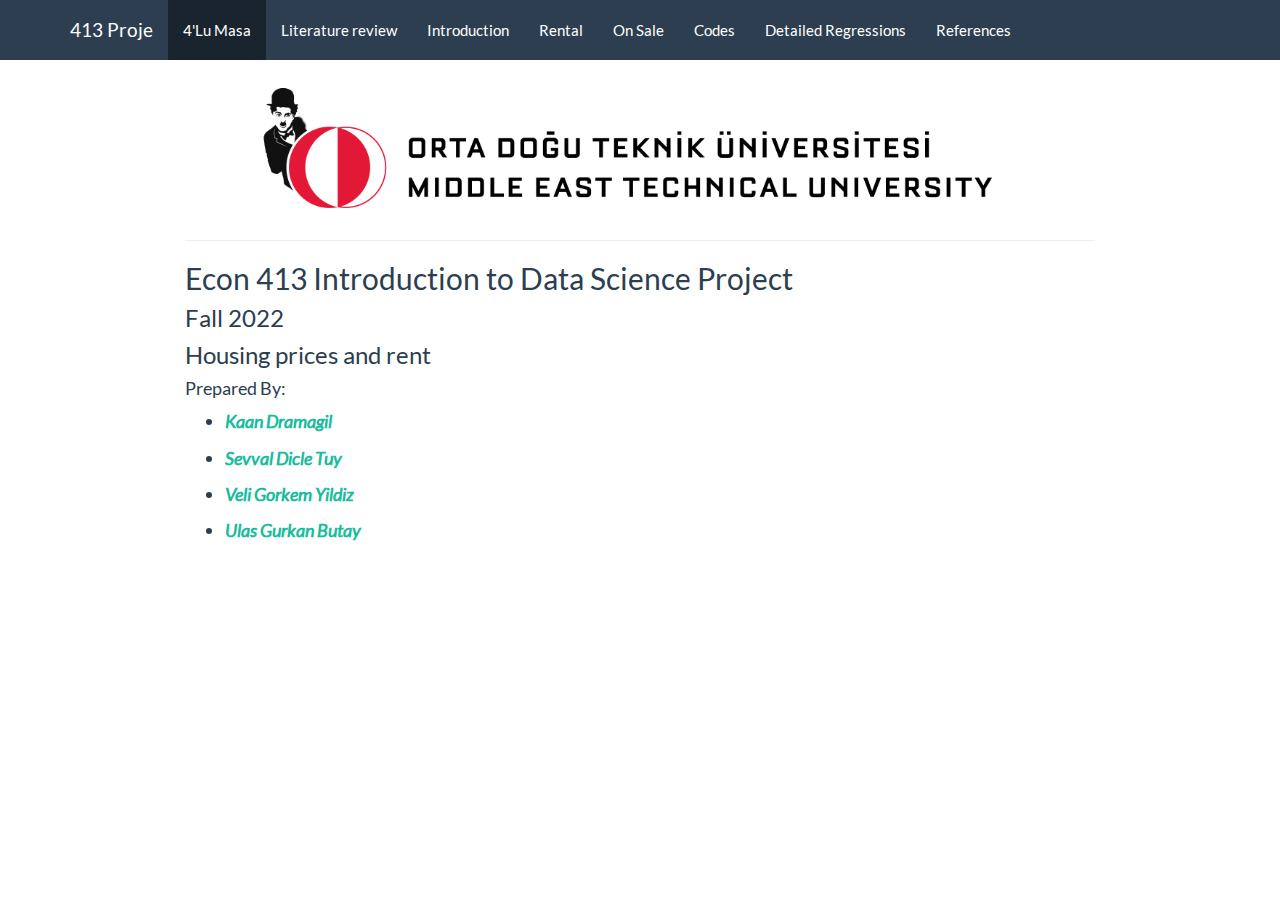
<file: index.html>
<!DOCTYPE html>

<html>

<head>

<meta charset="utf-8" />
<meta name="generator" content="pandoc" />
<meta http-equiv="X-UA-Compatible" content="IE=EDGE" />




<title>index.knit</title>

<script src="site_libs/header-attrs-2.20/header-attrs.js"></script>
<script src="site_libs/jquery-3.6.0/jquery-3.6.0.min.js"></script>
<meta name="viewport" content="width=device-width, initial-scale=1" />
<link href="site_libs/bootstrap-3.3.5/css/flatly.min.css" rel="stylesheet" />
<script src="site_libs/bootstrap-3.3.5/js/bootstrap.min.js"></script>
<script src="site_libs/bootstrap-3.3.5/shim/html5shiv.min.js"></script>
<script src="site_libs/bootstrap-3.3.5/shim/respond.min.js"></script>
<style>h1 {font-size: 34px;}
       h1.title {font-size: 38px;}
       h2 {font-size: 30px;}
       h3 {font-size: 24px;}
       h4 {font-size: 18px;}
       h5 {font-size: 16px;}
       h6 {font-size: 12px;}
       code {color: inherit; background-color: rgba(0, 0, 0, 0.04);}
       pre:not([class]) { background-color: white }</style>
<script src="site_libs/navigation-1.1/tabsets.js"></script>
<link href="site_libs/highlightjs-9.12.0/default.css" rel="stylesheet" />
<script src="site_libs/highlightjs-9.12.0/highlight.js"></script>

<style type="text/css">
  code{white-space: pre-wrap;}
  span.smallcaps{font-variant: small-caps;}
  span.underline{text-decoration: underline;}
  div.column{display: inline-block; vertical-align: top; width: 50%;}
  div.hanging-indent{margin-left: 1.5em; text-indent: -1.5em;}
  ul.task-list{list-style: none;}
    </style>

<style type="text/css">code{white-space: pre;}</style>
<script type="text/javascript">
if (window.hljs) {
  hljs.configure({languages: []});
  hljs.initHighlightingOnLoad();
  if (document.readyState && document.readyState === "complete") {
    window.setTimeout(function() { hljs.initHighlighting(); }, 0);
  }
}
</script>









<style type = "text/css">
.main-container {
  max-width: 940px;
  margin-left: auto;
  margin-right: auto;
}
img {
  max-width:100%;
}
.tabbed-pane {
  padding-top: 12px;
}
.html-widget {
  margin-bottom: 20px;
}
button.code-folding-btn:focus {
  outline: none;
}
summary {
  display: list-item;
}
details > summary > p:only-child {
  display: inline;
}
pre code {
  padding: 0;
}
</style>


<style type="text/css">
.dropdown-submenu {
  position: relative;
}
.dropdown-submenu>.dropdown-menu {
  top: 0;
  left: 100%;
  margin-top: -6px;
  margin-left: -1px;
  border-radius: 0 6px 6px 6px;
}
.dropdown-submenu:hover>.dropdown-menu {
  display: block;
}
.dropdown-submenu>a:after {
  display: block;
  content: " ";
  float: right;
  width: 0;
  height: 0;
  border-color: transparent;
  border-style: solid;
  border-width: 5px 0 5px 5px;
  border-left-color: #cccccc;
  margin-top: 5px;
  margin-right: -10px;
}
.dropdown-submenu:hover>a:after {
  border-left-color: #adb5bd;
}
.dropdown-submenu.pull-left {
  float: none;
}
.dropdown-submenu.pull-left>.dropdown-menu {
  left: -100%;
  margin-left: 10px;
  border-radius: 6px 0 6px 6px;
}
</style>

<script type="text/javascript">
// manage active state of menu based on current page
$(document).ready(function () {
  // active menu anchor
  href = window.location.pathname
  href = href.substr(href.lastIndexOf('/') + 1)
  if (href === "")
    href = "index.html";
  var menuAnchor = $('a[href="' + href + '"]');

  // mark the anchor link active (and if it's in a dropdown, also mark that active)
  var dropdown = menuAnchor.closest('li.dropdown');
  if (window.bootstrap) { // Bootstrap 4+
    menuAnchor.addClass('active');
    dropdown.find('> .dropdown-toggle').addClass('active');
  } else { // Bootstrap 3
    menuAnchor.parent().addClass('active');
    dropdown.addClass('active');
  }

  // Navbar adjustments
  var navHeight = $(".navbar").first().height() + 15;
  var style = document.createElement('style');
  var pt = "padding-top: " + navHeight + "px; ";
  var mt = "margin-top: -" + navHeight + "px; ";
  var css = "";
  // offset scroll position for anchor links (for fixed navbar)
  for (var i = 1; i <= 6; i++) {
    css += ".section h" + i + "{ " + pt + mt + "}\n";
  }
  style.innerHTML = "body {" + pt + "padding-bottom: 40px; }\n" + css;
  document.head.appendChild(style);
});
</script>

<!-- tabsets -->

<style type="text/css">
.tabset-dropdown > .nav-tabs {
  display: inline-table;
  max-height: 500px;
  min-height: 44px;
  overflow-y: auto;
  border: 1px solid #ddd;
  border-radius: 4px;
}

.tabset-dropdown > .nav-tabs > li.active:before, .tabset-dropdown > .nav-tabs.nav-tabs-open:before {
  content: "\e259";
  font-family: 'Glyphicons Halflings';
  display: inline-block;
  padding: 10px;
  border-right: 1px solid #ddd;
}

.tabset-dropdown > .nav-tabs.nav-tabs-open > li.active:before {
  content: "\e258";
  font-family: 'Glyphicons Halflings';
  border: none;
}

.tabset-dropdown > .nav-tabs > li.active {
  display: block;
}

.tabset-dropdown > .nav-tabs > li > a,
.tabset-dropdown > .nav-tabs > li > a:focus,
.tabset-dropdown > .nav-tabs > li > a:hover {
  border: none;
  display: inline-block;
  border-radius: 4px;
  background-color: transparent;
}

.tabset-dropdown > .nav-tabs.nav-tabs-open > li {
  display: block;
  float: none;
}

.tabset-dropdown > .nav-tabs > li {
  display: none;
}
</style>

<!-- code folding -->




</head>

<body>


<div class="container-fluid main-container">




<div class="navbar navbar-default  navbar-fixed-top" role="navigation">
  <div class="container">
    <div class="navbar-header">
      <button type="button" class="navbar-toggle collapsed" data-toggle="collapse" data-bs-toggle="collapse" data-target="#navbar" data-bs-target="#navbar">
        <span class="icon-bar"></span>
        <span class="icon-bar"></span>
        <span class="icon-bar"></span>
      </button>
      <a class="navbar-brand" href="index.html">413 Proje</a>
    </div>
    <div id="navbar" class="navbar-collapse collapse">
      <ul class="nav navbar-nav">
        <li>
  <a href="index.html">4'Lu Masa</a>
</li>
<li>
  <a href="index1.html">Literature review</a>
</li>
<li>
  <a href="about.html">Introduction</a>
</li>
<li>
  <a href="p3.html">Rental</a>
</li>
<li>
  <a href="p4.html">On Sale</a>
</li>
<li>
  <a href="codes.html">Codes</a>
</li>
<li>
  <a href="Detailed_Regresions.html">Detailed Regressions</a>
</li>
<li>
  <a href="references.html">References</a>
</li>
      </ul>
      <ul class="nav navbar-nav navbar-right">
        
      </ul>
    </div><!--/.nav-collapse -->
  </div><!--/.container -->
</div><!--/.navbar -->

<div id="header">




</div>


<p><img src="3.4-1.png" width="1253" /></p>
<hr />
<div id="econ-413-introduction-to-data-science-project"
class="section level2">
<h2>Econ 413 Introduction to Data Science Project</h2>
<div id="fall-2022" class="section level3">
<h3>Fall 2022</h3>
</div>
<div id="housing-prices-and-rent" class="section level3">
<h3>Housing prices and rent</h3>
<div id="prepared-by" class="section level4">
<h4>Prepared By:</h4>
<p><font size="4"></p>
<ul>
<li><p><a href="https://users.metu.edu.tr/e252830"><strong><em>Kaan
Dramagil</em></strong></a></p></li>
<li><p><a href="https://users.metu.edu.tr/e236331"><strong><em>Sevval
Dicle Tuy</em></strong></a></p></li>
<li><p><a href="https://users.metu.edu.tr/e236339"><strong><em>Veli
Gorkem Yildiz</em></strong></a></p></li>
<li><p><a href="https://users.metu.edu.tr/e236267"><strong><em>Ulas
Gurkan Butay</em></strong></a></p></li>
</ul>
<p></font></p>
</div>
</div>
</div>




</div>

<script>

// add bootstrap table styles to pandoc tables
function bootstrapStylePandocTables() {
  $('tr.odd').parent('tbody').parent('table').addClass('table table-condensed');
}
$(document).ready(function () {
  bootstrapStylePandocTables();
});


</script>

<!-- tabsets -->

<script>
$(document).ready(function () {
  window.buildTabsets("TOC");
});

$(document).ready(function () {
  $('.tabset-dropdown > .nav-tabs > li').click(function () {
    $(this).parent().toggleClass('nav-tabs-open');
  });
});
</script>

<!-- code folding -->


<!-- dynamically load mathjax for compatibility with self-contained -->
<script>
  (function () {
    var script = document.createElement("script");
    script.type = "text/javascript";
    script.src  = "https://mathjax.rstudio.com/latest/MathJax.js?config=TeX-AMS-MML_HTMLorMML";
    document.getElementsByTagName("head")[0].appendChild(script);
  })();
</script>

</body>
</html>
</file>
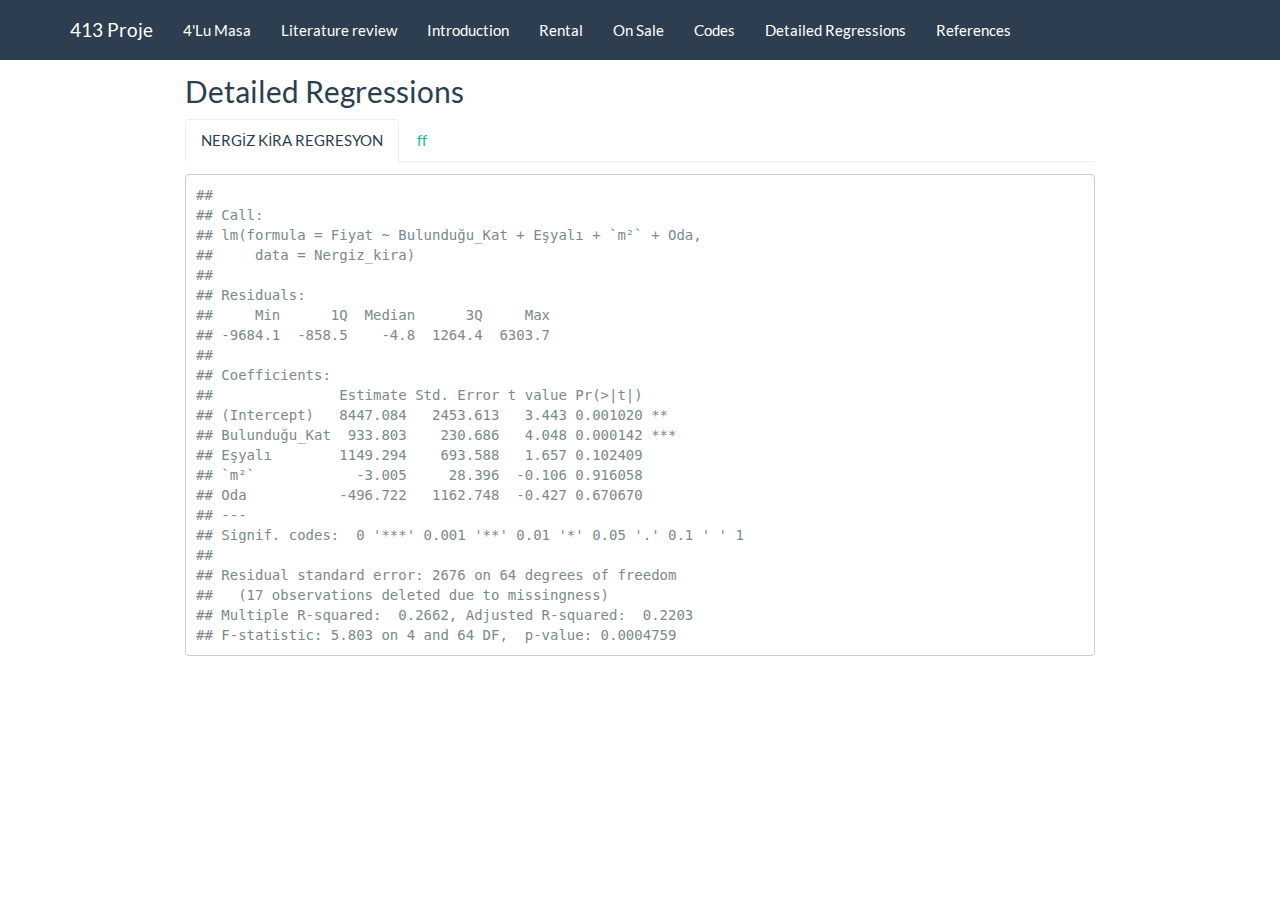
<file: Detailed-Regresions.html>
<!DOCTYPE html>

<html>

<head>

<meta charset="utf-8" />
<meta name="generator" content="pandoc" />
<meta http-equiv="X-UA-Compatible" content="IE=EDGE" />




<title>Detailed-Regresions.knit</title>

<script src="site_libs/header-attrs-2.20/header-attrs.js"></script>
<script src="site_libs/jquery-3.6.0/jquery-3.6.0.min.js"></script>
<meta name="viewport" content="width=device-width, initial-scale=1" />
<link href="site_libs/bootstrap-3.3.5/css/flatly.min.css" rel="stylesheet" />
<script src="site_libs/bootstrap-3.3.5/js/bootstrap.min.js"></script>
<script src="site_libs/bootstrap-3.3.5/shim/html5shiv.min.js"></script>
<script src="site_libs/bootstrap-3.3.5/shim/respond.min.js"></script>
<style>h1 {font-size: 34px;}
       h1.title {font-size: 38px;}
       h2 {font-size: 30px;}
       h3 {font-size: 24px;}
       h4 {font-size: 18px;}
       h5 {font-size: 16px;}
       h6 {font-size: 12px;}
       code {color: inherit; background-color: rgba(0, 0, 0, 0.04);}
       pre:not([class]) { background-color: white }</style>
<script src="site_libs/navigation-1.1/tabsets.js"></script>
<link href="site_libs/highlightjs-9.12.0/default.css" rel="stylesheet" />
<script src="site_libs/highlightjs-9.12.0/highlight.js"></script>

<style type="text/css">
  code{white-space: pre-wrap;}
  span.smallcaps{font-variant: small-caps;}
  span.underline{text-decoration: underline;}
  div.column{display: inline-block; vertical-align: top; width: 50%;}
  div.hanging-indent{margin-left: 1.5em; text-indent: -1.5em;}
  ul.task-list{list-style: none;}
    </style>

<style type="text/css">code{white-space: pre;}</style>
<script type="text/javascript">
if (window.hljs) {
  hljs.configure({languages: []});
  hljs.initHighlightingOnLoad();
  if (document.readyState && document.readyState === "complete") {
    window.setTimeout(function() { hljs.initHighlighting(); }, 0);
  }
}
</script>









<style type = "text/css">
.main-container {
  max-width: 940px;
  margin-left: auto;
  margin-right: auto;
}
img {
  max-width:100%;
}
.tabbed-pane {
  padding-top: 12px;
}
.html-widget {
  margin-bottom: 20px;
}
button.code-folding-btn:focus {
  outline: none;
}
summary {
  display: list-item;
}
details > summary > p:only-child {
  display: inline;
}
pre code {
  padding: 0;
}
</style>


<style type="text/css">
.dropdown-submenu {
  position: relative;
}
.dropdown-submenu>.dropdown-menu {
  top: 0;
  left: 100%;
  margin-top: -6px;
  margin-left: -1px;
  border-radius: 0 6px 6px 6px;
}
.dropdown-submenu:hover>.dropdown-menu {
  display: block;
}
.dropdown-submenu>a:after {
  display: block;
  content: " ";
  float: right;
  width: 0;
  height: 0;
  border-color: transparent;
  border-style: solid;
  border-width: 5px 0 5px 5px;
  border-left-color: #cccccc;
  margin-top: 5px;
  margin-right: -10px;
}
.dropdown-submenu:hover>a:after {
  border-left-color: #adb5bd;
}
.dropdown-submenu.pull-left {
  float: none;
}
.dropdown-submenu.pull-left>.dropdown-menu {
  left: -100%;
  margin-left: 10px;
  border-radius: 6px 0 6px 6px;
}
</style>

<script type="text/javascript">
// manage active state of menu based on current page
$(document).ready(function () {
  // active menu anchor
  href = window.location.pathname
  href = href.substr(href.lastIndexOf('/') + 1)
  if (href === "")
    href = "index.html";
  var menuAnchor = $('a[href="' + href + '"]');

  // mark the anchor link active (and if it's in a dropdown, also mark that active)
  var dropdown = menuAnchor.closest('li.dropdown');
  if (window.bootstrap) { // Bootstrap 4+
    menuAnchor.addClass('active');
    dropdown.find('> .dropdown-toggle').addClass('active');
  } else { // Bootstrap 3
    menuAnchor.parent().addClass('active');
    dropdown.addClass('active');
  }

  // Navbar adjustments
  var navHeight = $(".navbar").first().height() + 15;
  var style = document.createElement('style');
  var pt = "padding-top: " + navHeight + "px; ";
  var mt = "margin-top: -" + navHeight + "px; ";
  var css = "";
  // offset scroll position for anchor links (for fixed navbar)
  for (var i = 1; i <= 6; i++) {
    css += ".section h" + i + "{ " + pt + mt + "}\n";
  }
  style.innerHTML = "body {" + pt + "padding-bottom: 40px; }\n" + css;
  document.head.appendChild(style);
});
</script>

<!-- tabsets -->

<style type="text/css">
.tabset-dropdown > .nav-tabs {
  display: inline-table;
  max-height: 500px;
  min-height: 44px;
  overflow-y: auto;
  border: 1px solid #ddd;
  border-radius: 4px;
}

.tabset-dropdown > .nav-tabs > li.active:before, .tabset-dropdown > .nav-tabs.nav-tabs-open:before {
  content: "\e259";
  font-family: 'Glyphicons Halflings';
  display: inline-block;
  padding: 10px;
  border-right: 1px solid #ddd;
}

.tabset-dropdown > .nav-tabs.nav-tabs-open > li.active:before {
  content: "\e258";
  font-family: 'Glyphicons Halflings';
  border: none;
}

.tabset-dropdown > .nav-tabs > li.active {
  display: block;
}

.tabset-dropdown > .nav-tabs > li > a,
.tabset-dropdown > .nav-tabs > li > a:focus,
.tabset-dropdown > .nav-tabs > li > a:hover {
  border: none;
  display: inline-block;
  border-radius: 4px;
  background-color: transparent;
}

.tabset-dropdown > .nav-tabs.nav-tabs-open > li {
  display: block;
  float: none;
}

.tabset-dropdown > .nav-tabs > li {
  display: none;
}
</style>

<!-- code folding -->




</head>

<body>


<div class="container-fluid main-container">




<div class="navbar navbar-default  navbar-fixed-top" role="navigation">
  <div class="container">
    <div class="navbar-header">
      <button type="button" class="navbar-toggle collapsed" data-toggle="collapse" data-bs-toggle="collapse" data-target="#navbar" data-bs-target="#navbar">
        <span class="icon-bar"></span>
        <span class="icon-bar"></span>
        <span class="icon-bar"></span>
      </button>
      <a class="navbar-brand" href="index.html">413 Proje</a>
    </div>
    <div id="navbar" class="navbar-collapse collapse">
      <ul class="nav navbar-nav">
        <li>
  <a href="index.html">4'Lu Masa</a>
</li>
<li>
  <a href="index1.html">Literature review</a>
</li>
<li>
  <a href="about.html">Introduction</a>
</li>
<li>
  <a href="p3.html">Rental</a>
</li>
<li>
  <a href="p4.html">On Sale</a>
</li>
<li>
  <a href="codes.html">Codes</a>
</li>
<li>
  <a href="Detailed_Regresions.html">Detailed Regressions</a>
</li>
<li>
  <a href="references.html">References</a>
</li>
      </ul>
      <ul class="nav navbar-nav navbar-right">
        
      </ul>
    </div><!--/.nav-collapse -->
  </div><!--/.container -->
</div><!--/.navbar -->

<div id="header">




</div>


<div id="detailed-regressions" class="section level2 tabset">
<h2 class="tabset">Detailed Regressions</h2>
<div id="nergiz-kira-regresyon" class="section level3">
<h3>NERGİZ KİRA REGRESYON</h3>
<pre><code>## 
## Call:
## lm(formula = Fiyat ~ Bulunduğu_Kat + Eşyalı + `m²` + Oda, 
##     data = Nergiz_kira)
## 
## Residuals:
##     Min      1Q  Median      3Q     Max 
## -9684.1  -858.5    -4.8  1264.4  6303.7 
## 
## Coefficients:
##               Estimate Std. Error t value Pr(&gt;|t|)    
## (Intercept)   8447.084   2453.613   3.443 0.001020 ** 
## Bulunduğu_Kat  933.803    230.686   4.048 0.000142 ***
## Eşyalı        1149.294    693.588   1.657 0.102409    
## `m²`            -3.005     28.396  -0.106 0.916058    
## Oda           -496.722   1162.748  -0.427 0.670670    
## ---
## Signif. codes:  0 &#39;***&#39; 0.001 &#39;**&#39; 0.01 &#39;*&#39; 0.05 &#39;.&#39; 0.1 &#39; &#39; 1
## 
## Residual standard error: 2676 on 64 degrees of freedom
##   (17 observations deleted due to missingness)
## Multiple R-squared:  0.2662, Adjusted R-squared:  0.2203 
## F-statistic: 5.803 on 4 and 64 DF,  p-value: 0.0004759</code></pre>
</div>
<div id="ff" class="section level3">
<h3>ff</h3>
</div>
</div>




</div>

<script>

// add bootstrap table styles to pandoc tables
function bootstrapStylePandocTables() {
  $('tr.odd').parent('tbody').parent('table').addClass('table table-condensed');
}
$(document).ready(function () {
  bootstrapStylePandocTables();
});


</script>

<!-- tabsets -->

<script>
$(document).ready(function () {
  window.buildTabsets("TOC");
});

$(document).ready(function () {
  $('.tabset-dropdown > .nav-tabs > li').click(function () {
    $(this).parent().toggleClass('nav-tabs-open');
  });
});
</script>

<!-- code folding -->


<!-- dynamically load mathjax for compatibility with self-contained -->
<script>
  (function () {
    var script = document.createElement("script");
    script.type = "text/javascript";
    script.src  = "https://mathjax.rstudio.com/latest/MathJax.js?config=TeX-AMS-MML_HTMLorMML";
    document.getElementsByTagName("head")[0].appendChild(script);
  })();
</script>

</body>
</html>
</file>
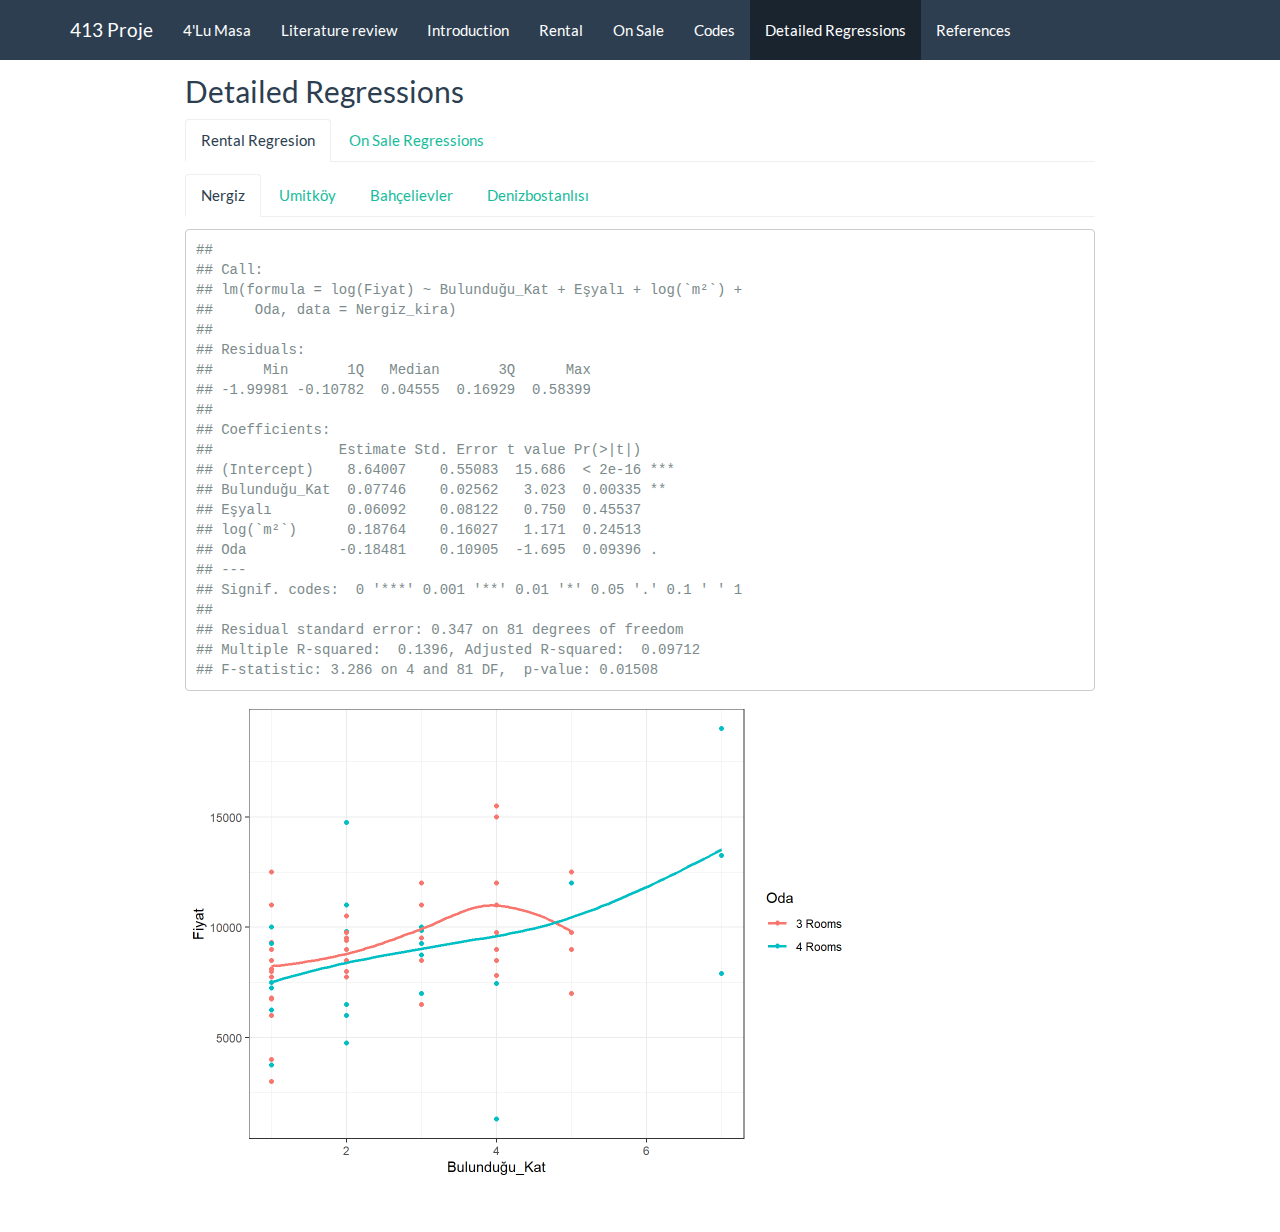
<file: Detailed_Regresions.html>
<!DOCTYPE html>

<html>

<head>

<meta charset="utf-8" />
<meta name="generator" content="pandoc" />
<meta http-equiv="X-UA-Compatible" content="IE=EDGE" />




<title>Detailed_Regresions.knit</title>

<script src="site_libs/header-attrs-2.20/header-attrs.js"></script>
<script src="site_libs/jquery-3.6.0/jquery-3.6.0.min.js"></script>
<meta name="viewport" content="width=device-width, initial-scale=1" />
<link href="site_libs/bootstrap-3.3.5/css/flatly.min.css" rel="stylesheet" />
<script src="site_libs/bootstrap-3.3.5/js/bootstrap.min.js"></script>
<script src="site_libs/bootstrap-3.3.5/shim/html5shiv.min.js"></script>
<script src="site_libs/bootstrap-3.3.5/shim/respond.min.js"></script>
<style>h1 {font-size: 34px;}
       h1.title {font-size: 38px;}
       h2 {font-size: 30px;}
       h3 {font-size: 24px;}
       h4 {font-size: 18px;}
       h5 {font-size: 16px;}
       h6 {font-size: 12px;}
       code {color: inherit; background-color: rgba(0, 0, 0, 0.04);}
       pre:not([class]) { background-color: white }</style>
<script src="site_libs/navigation-1.1/tabsets.js"></script>
<link href="site_libs/highlightjs-9.12.0/default.css" rel="stylesheet" />
<script src="site_libs/highlightjs-9.12.0/highlight.js"></script>

<style type="text/css">
  code{white-space: pre-wrap;}
  span.smallcaps{font-variant: small-caps;}
  span.underline{text-decoration: underline;}
  div.column{display: inline-block; vertical-align: top; width: 50%;}
  div.hanging-indent{margin-left: 1.5em; text-indent: -1.5em;}
  ul.task-list{list-style: none;}
    </style>

<style type="text/css">code{white-space: pre;}</style>
<script type="text/javascript">
if (window.hljs) {
  hljs.configure({languages: []});
  hljs.initHighlightingOnLoad();
  if (document.readyState && document.readyState === "complete") {
    window.setTimeout(function() { hljs.initHighlighting(); }, 0);
  }
}
</script>









<style type = "text/css">
.main-container {
  max-width: 940px;
  margin-left: auto;
  margin-right: auto;
}
img {
  max-width:100%;
}
.tabbed-pane {
  padding-top: 12px;
}
.html-widget {
  margin-bottom: 20px;
}
button.code-folding-btn:focus {
  outline: none;
}
summary {
  display: list-item;
}
details > summary > p:only-child {
  display: inline;
}
pre code {
  padding: 0;
}
</style>


<style type="text/css">
.dropdown-submenu {
  position: relative;
}
.dropdown-submenu>.dropdown-menu {
  top: 0;
  left: 100%;
  margin-top: -6px;
  margin-left: -1px;
  border-radius: 0 6px 6px 6px;
}
.dropdown-submenu:hover>.dropdown-menu {
  display: block;
}
.dropdown-submenu>a:after {
  display: block;
  content: " ";
  float: right;
  width: 0;
  height: 0;
  border-color: transparent;
  border-style: solid;
  border-width: 5px 0 5px 5px;
  border-left-color: #cccccc;
  margin-top: 5px;
  margin-right: -10px;
}
.dropdown-submenu:hover>a:after {
  border-left-color: #adb5bd;
}
.dropdown-submenu.pull-left {
  float: none;
}
.dropdown-submenu.pull-left>.dropdown-menu {
  left: -100%;
  margin-left: 10px;
  border-radius: 6px 0 6px 6px;
}
</style>

<script type="text/javascript">
// manage active state of menu based on current page
$(document).ready(function () {
  // active menu anchor
  href = window.location.pathname
  href = href.substr(href.lastIndexOf('/') + 1)
  if (href === "")
    href = "index.html";
  var menuAnchor = $('a[href="' + href + '"]');

  // mark the anchor link active (and if it's in a dropdown, also mark that active)
  var dropdown = menuAnchor.closest('li.dropdown');
  if (window.bootstrap) { // Bootstrap 4+
    menuAnchor.addClass('active');
    dropdown.find('> .dropdown-toggle').addClass('active');
  } else { // Bootstrap 3
    menuAnchor.parent().addClass('active');
    dropdown.addClass('active');
  }

  // Navbar adjustments
  var navHeight = $(".navbar").first().height() + 15;
  var style = document.createElement('style');
  var pt = "padding-top: " + navHeight + "px; ";
  var mt = "margin-top: -" + navHeight + "px; ";
  var css = "";
  // offset scroll position for anchor links (for fixed navbar)
  for (var i = 1; i <= 6; i++) {
    css += ".section h" + i + "{ " + pt + mt + "}\n";
  }
  style.innerHTML = "body {" + pt + "padding-bottom: 40px; }\n" + css;
  document.head.appendChild(style);
});
</script>

<!-- tabsets -->

<style type="text/css">
.tabset-dropdown > .nav-tabs {
  display: inline-table;
  max-height: 500px;
  min-height: 44px;
  overflow-y: auto;
  border: 1px solid #ddd;
  border-radius: 4px;
}

.tabset-dropdown > .nav-tabs > li.active:before, .tabset-dropdown > .nav-tabs.nav-tabs-open:before {
  content: "\e259";
  font-family: 'Glyphicons Halflings';
  display: inline-block;
  padding: 10px;
  border-right: 1px solid #ddd;
}

.tabset-dropdown > .nav-tabs.nav-tabs-open > li.active:before {
  content: "\e258";
  font-family: 'Glyphicons Halflings';
  border: none;
}

.tabset-dropdown > .nav-tabs > li.active {
  display: block;
}

.tabset-dropdown > .nav-tabs > li > a,
.tabset-dropdown > .nav-tabs > li > a:focus,
.tabset-dropdown > .nav-tabs > li > a:hover {
  border: none;
  display: inline-block;
  border-radius: 4px;
  background-color: transparent;
}

.tabset-dropdown > .nav-tabs.nav-tabs-open > li {
  display: block;
  float: none;
}

.tabset-dropdown > .nav-tabs > li {
  display: none;
}
</style>

<!-- code folding -->




</head>

<body>


<div class="container-fluid main-container">




<div class="navbar navbar-default  navbar-fixed-top" role="navigation">
  <div class="container">
    <div class="navbar-header">
      <button type="button" class="navbar-toggle collapsed" data-toggle="collapse" data-bs-toggle="collapse" data-target="#navbar" data-bs-target="#navbar">
        <span class="icon-bar"></span>
        <span class="icon-bar"></span>
        <span class="icon-bar"></span>
      </button>
      <a class="navbar-brand" href="index.html">413 Proje</a>
    </div>
    <div id="navbar" class="navbar-collapse collapse">
      <ul class="nav navbar-nav">
        <li>
  <a href="index.html">4'Lu Masa</a>
</li>
<li>
  <a href="index1.html">Literature review</a>
</li>
<li>
  <a href="about.html">Introduction</a>
</li>
<li>
  <a href="p3.html">Rental</a>
</li>
<li>
  <a href="p4.html">On Sale</a>
</li>
<li>
  <a href="codes.html">Codes</a>
</li>
<li>
  <a href="Detailed_Regresions.html">Detailed Regressions</a>
</li>
<li>
  <a href="references.html">References</a>
</li>
      </ul>
      <ul class="nav navbar-nav navbar-right">
        
      </ul>
    </div><!--/.nav-collapse -->
  </div><!--/.container -->
</div><!--/.navbar -->

<div id="header">




</div>


<div id="detailed-regressions" class="section level2 tabset">
<h2 class="tabset">Detailed Regressions</h2>
<div id="rental-regresion" class="section level3 tabset">
<h3 class="tabset">Rental Regresion</h3>
<div id="nergiz" class="section level4">
<h4>Nergiz</h4>
<pre><code>## 
## Call:
## lm(formula = log(Fiyat) ~ Bulunduğu_Kat + Eşyalı + log(`m²`) + 
##     Oda, data = Nergiz_kira)
## 
## Residuals:
##      Min       1Q   Median       3Q      Max 
## -1.99981 -0.10782  0.04555  0.16929  0.58399 
## 
## Coefficients:
##               Estimate Std. Error t value Pr(&gt;|t|)    
## (Intercept)    8.64007    0.55083  15.686  &lt; 2e-16 ***
## Bulunduğu_Kat  0.07746    0.02562   3.023  0.00335 ** 
## Eşyalı         0.06092    0.08122   0.750  0.45537    
## log(`m²`)      0.18764    0.16027   1.171  0.24513    
## Oda           -0.18481    0.10905  -1.695  0.09396 .  
## ---
## Signif. codes:  0 &#39;***&#39; 0.001 &#39;**&#39; 0.01 &#39;*&#39; 0.05 &#39;.&#39; 0.1 &#39; &#39; 1
## 
## Residual standard error: 0.347 on 81 degrees of freedom
## Multiple R-squared:  0.1396, Adjusted R-squared:  0.09712 
## F-statistic: 3.286 on 4 and 81 DF,  p-value: 0.01508</code></pre>
<p><img src="Detailed_Regresions_files/figure-html/unnamed-chunk-2-1.png" width="672" /></p>
</div>
<div id="umitköy" class="section level4">
<h4>Umitköy</h4>
<pre><code>## 
## Call:
## lm(formula = Fiyat ~ Bulunduğu_Kat + Eşyalı + `m²` + Oda, 
##     data = Umitkoy_kira)
## 
## Residuals:
##     Min      1Q  Median      3Q     Max 
## -6910.5 -1855.1  -297.6  1353.1 19166.8 
## 
## Coefficients:
##               Estimate Std. Error t value Pr(&gt;|t|)    
## (Intercept)   14966.49    3824.22   3.914 0.000192 ***
## Bulunduğu_Kat    55.62      81.45   0.683 0.496660    
## Eşyalı         1134.85    1086.45   1.045 0.299419    
## `m²`            118.93      22.84   5.207 1.49e-06 ***
## Oda           -5135.15    1389.42  -3.696 0.000402 ***
## ---
## Signif. codes:  0 &#39;***&#39; 0.001 &#39;**&#39; 0.01 &#39;*&#39; 0.05 &#39;.&#39; 0.1 &#39; &#39; 1
## 
## Residual standard error: 3812 on 79 degrees of freedom
##   (1 observation deleted due to missingness)
## Multiple R-squared:  0.2666, Adjusted R-squared:  0.2295 
## F-statistic:  7.18 on 4 and 79 DF,  p-value: 5.53e-05</code></pre>
<p><img src="Detailed_Regresions_files/figure-html/unnamed-chunk-4-1.png" width="672" /></p>
<pre><code>## Varince Inflation Factors</code></pre>
<pre><code>## Bulunduğu_Kat        Eşyalı          `m²`           Oda 
##      1.211176      1.238037      2.576243      2.750855</code></pre>
</div>
<div id="bahçelievler" class="section level4">
<h4>Bahçelievler</h4>
<pre><code>## 
## Call:
## lm(formula = Fiyat ~ `m²` + Eşyalı + Oda, data = bahceli_kira)
## 
## Residuals:
##     Min      1Q  Median      3Q     Max 
## -7560.5 -1989.4  -610.5  1326.3  8582.0 
## 
## Coefficients:
##             Estimate Std. Error t value Pr(&gt;|t|)
## (Intercept)  3259.59    3379.84   0.964    0.338
## `m²`            9.50      25.12   0.378    0.707
## Eşyalı        832.75     889.87   0.936    0.353
## Oda          1284.55    1245.19   1.032    0.306
## 
## Residual standard error: 3042 on 64 degrees of freedom
## Multiple R-squared:  0.06736,    Adjusted R-squared:  0.02365 
## F-statistic: 1.541 on 3 and 64 DF,  p-value: 0.2125</code></pre>
<p><img src="Detailed_Regresions_files/figure-html/unnamed-chunk-6-1.png" width="672" /></p>
</div>
<div id="denizbostanlısı" class="section level4">
<h4>Denizbostanlısı</h4>
<pre><code>## 
## Call:
## lm(formula = Fiyat ~ Bulunduğu_Kat + Isıtma + `m²` + Oda, 
##     data = Denizbostanli_kira)
## 
## Residuals:
##      Min       1Q   Median       3Q      Max 
## -13085.9  -4809.3   -144.6   3084.7  25412.6 
## 
## Coefficients:
##               Estimate Std. Error t value Pr(&gt;|t|)    
## (Intercept)   21603.77    5644.81   3.827 0.000216 ***
## Bulunduğu_Kat    90.93     162.43   0.560 0.576744    
## Isıtma        -6147.83    1490.19  -4.126 7.21e-05 ***
## `m²`            215.08      37.18   5.785 6.91e-08 ***
## Oda           -6732.30    2138.84  -3.148 0.002119 ** 
## ---
## Signif. codes:  0 &#39;***&#39; 0.001 &#39;**&#39; 0.01 &#39;*&#39; 0.05 &#39;.&#39; 0.1 &#39; &#39; 1
## 
## Residual standard error: 7088 on 110 degrees of freedom
##   (1 observation deleted due to missingness)
## Multiple R-squared:  0.4159, Adjusted R-squared:  0.3946 
## F-statistic: 19.58 on 4 and 110 DF,  p-value: 3.435e-12</code></pre>
<p><img src="Detailed_Regresions_files/figure-html/unnamed-chunk-8-1.png" width="672" /></p>
</div>
</div>
<div id="on-sale-regressions" class="section level3 tabset">
<h3 class="tabset">On Sale Regressions</h3>
<div id="nergiz-1" class="section level4">
<h4>Nergiz</h4>
<pre><code>## 
## Call:
## lm(formula = Fiyat ~ Bulunduğu_Kat + `m²` + Oda, data = Nergiz_satis)
## 
## Residuals:
##      Min       1Q   Median       3Q      Max 
## -1649245  -466710  -137417   388881  2692818 
## 
## Coefficients:
##               Estimate Std. Error t value Pr(&gt;|t|)    
## (Intercept)    2164797     808405   2.678   0.0098 ** 
## Bulunduğu_Kat    61621      65706   0.938   0.3525    
## `m²`             32048       6501   4.930 8.21e-06 ***
## Oda            -859639     352673  -2.437   0.0181 *  
## ---
## Signif. codes:  0 &#39;***&#39; 0.001 &#39;**&#39; 0.01 &#39;*&#39; 0.05 &#39;.&#39; 0.1 &#39; &#39; 1
## 
## Residual standard error: 797400 on 54 degrees of freedom
## Multiple R-squared:  0.4381, Adjusted R-squared:  0.4068 
## F-statistic: 14.03 on 3 and 54 DF,  p-value: 7.018e-07</code></pre>
<p><img src="Detailed_Regresions_files/figure-html/unnamed-chunk-10-1.png" width="672" /></p>
<pre><code>## Variance Inflation Factors</code></pre>
<pre><code>## Bulunduğu_Kat          `m²`           Oda 
##      1.255092      3.110406      2.782508</code></pre>
</div>
<div id="umitköy-1" class="section level4">
<h4>Umitköy</h4>
<pre><code>## 
## Call:
## lm(formula = Fiyat ~ Bulunduğu_Kat + `m²` + Oda, data = Umitkoy_satlik)
## 
## Residuals:
##      Min       1Q   Median       3Q      Max 
## -1544697  -580882   -59834   426897  4634612 
## 
## Coefficients:
##               Estimate Std. Error t value Pr(&gt;|t|)    
## (Intercept)    2637599    1019742   2.587   0.0123 *  
## Bulunduğu_Kat    44798      17839   2.511   0.0149 *  
## `m²`             26582       4711   5.643 5.75e-07 ***
## Oda            -704733     349960  -2.014   0.0488 *  
## ---
## Signif. codes:  0 &#39;***&#39; 0.001 &#39;**&#39; 0.01 &#39;*&#39; 0.05 &#39;.&#39; 0.1 &#39; &#39; 1
## 
## Residual standard error: 966700 on 56 degrees of freedom
## Multiple R-squared:  0.4228, Adjusted R-squared:  0.3918 
## F-statistic: 13.67 on 3 and 56 DF,  p-value: 8.371e-07</code></pre>
<p><img src="Detailed_Regresions_files/figure-html/unnamed-chunk-12-1.png" width="672" /></p>
</div>
<div id="bahçelievler-1" class="section level4">
<h4>Bahçelievler</h4>
<pre><code>## 
## Call:
## lm(formula = log(Fiyat) ~ Bulunduğu_Kat + Isıtma + `m²` + 
##     Oda, data = bahceli_satilik)
## 
## Residuals:
##     Min      1Q  Median      3Q     Max 
## -0.4932 -0.2192 -0.0090  0.1666  0.9204 
## 
## Coefficients:
##                Estimate Std. Error t value Pr(&gt;|t|)    
## (Intercept)   14.169412   0.345079  41.061  &lt; 2e-16 ***
## Bulunduğu_Kat  0.055259   0.023466   2.355  0.02213 *  
## Isıtma        -0.003995   0.085022  -0.047  0.96270    
## `m²`           0.006825   0.002524   2.704  0.00909 ** 
## Oda           -0.030301   0.118022  -0.257  0.79834    
## ---
## Signif. codes:  0 &#39;***&#39; 0.001 &#39;**&#39; 0.01 &#39;*&#39; 0.05 &#39;.&#39; 0.1 &#39; &#39; 1
## 
## Residual standard error: 0.3008 on 55 degrees of freedom
## Multiple R-squared:  0.2834, Adjusted R-squared:  0.2312 
## F-statistic: 5.437 on 4 and 55 DF,  p-value: 0.0009226</code></pre>
<pre><code>## `geom_smooth()` using method = &#39;loess&#39; and formula = &#39;y ~ x&#39;</code></pre>
<p><img src="Detailed_Regresions_files/figure-html/unnamed-chunk-14-1.png" width="672" /></p>
</div>
<div id="denizbostanlısı-1" class="section level4">
<h4>Denizbostanlısı</h4>
<pre><code>## 
## Call:
## lm(formula = log(Fiyat) ~ Bulunduğu_Kat + Isıtma + `m²` + 
##     Oda, data = Denizbostanli_satis)
## 
## Residuals:
##      Min       1Q   Median       3Q      Max 
## -1.28828 -0.27278 -0.04767  0.32544  1.06516 
## 
## Coefficients:
##                Estimate Std. Error t value Pr(&gt;|t|)    
## (Intercept)   15.757184   0.453342  34.758   &lt;2e-16 ***
## Bulunduğu_Kat  0.020734   0.016037   1.293   0.1999    
## Isıtma        -0.221980   0.127066  -1.747   0.0846 .  
## `m²`           0.006041   0.003299   1.831   0.0710 .  
## Oda           -0.343383   0.168358  -2.040   0.0448 *  
## ---
## Signif. codes:  0 &#39;***&#39; 0.001 &#39;**&#39; 0.01 &#39;*&#39; 0.05 &#39;.&#39; 0.1 &#39; &#39; 1
## 
## Residual standard error: 0.4813 on 77 degrees of freedom
## Multiple R-squared:   0.15,  Adjusted R-squared:  0.1058 
## F-statistic: 3.396 on 4 and 77 DF,  p-value: 0.01301</code></pre>
<p><img src="Detailed_Regresions_files/figure-html/unnamed-chunk-16-1.png" width="672" /></p>
</div>
</div>
</div>




</div>

<script>

// add bootstrap table styles to pandoc tables
function bootstrapStylePandocTables() {
  $('tr.odd').parent('tbody').parent('table').addClass('table table-condensed');
}
$(document).ready(function () {
  bootstrapStylePandocTables();
});


</script>

<!-- tabsets -->

<script>
$(document).ready(function () {
  window.buildTabsets("TOC");
});

$(document).ready(function () {
  $('.tabset-dropdown > .nav-tabs > li').click(function () {
    $(this).parent().toggleClass('nav-tabs-open');
  });
});
</script>

<!-- code folding -->


<!-- dynamically load mathjax for compatibility with self-contained -->
<script>
  (function () {
    var script = document.createElement("script");
    script.type = "text/javascript";
    script.src  = "https://mathjax.rstudio.com/latest/MathJax.js?config=TeX-AMS-MML_HTMLorMML";
    document.getElementsByTagName("head")[0].appendChild(script);
  })();
</script>

</body>
</html>
</file>
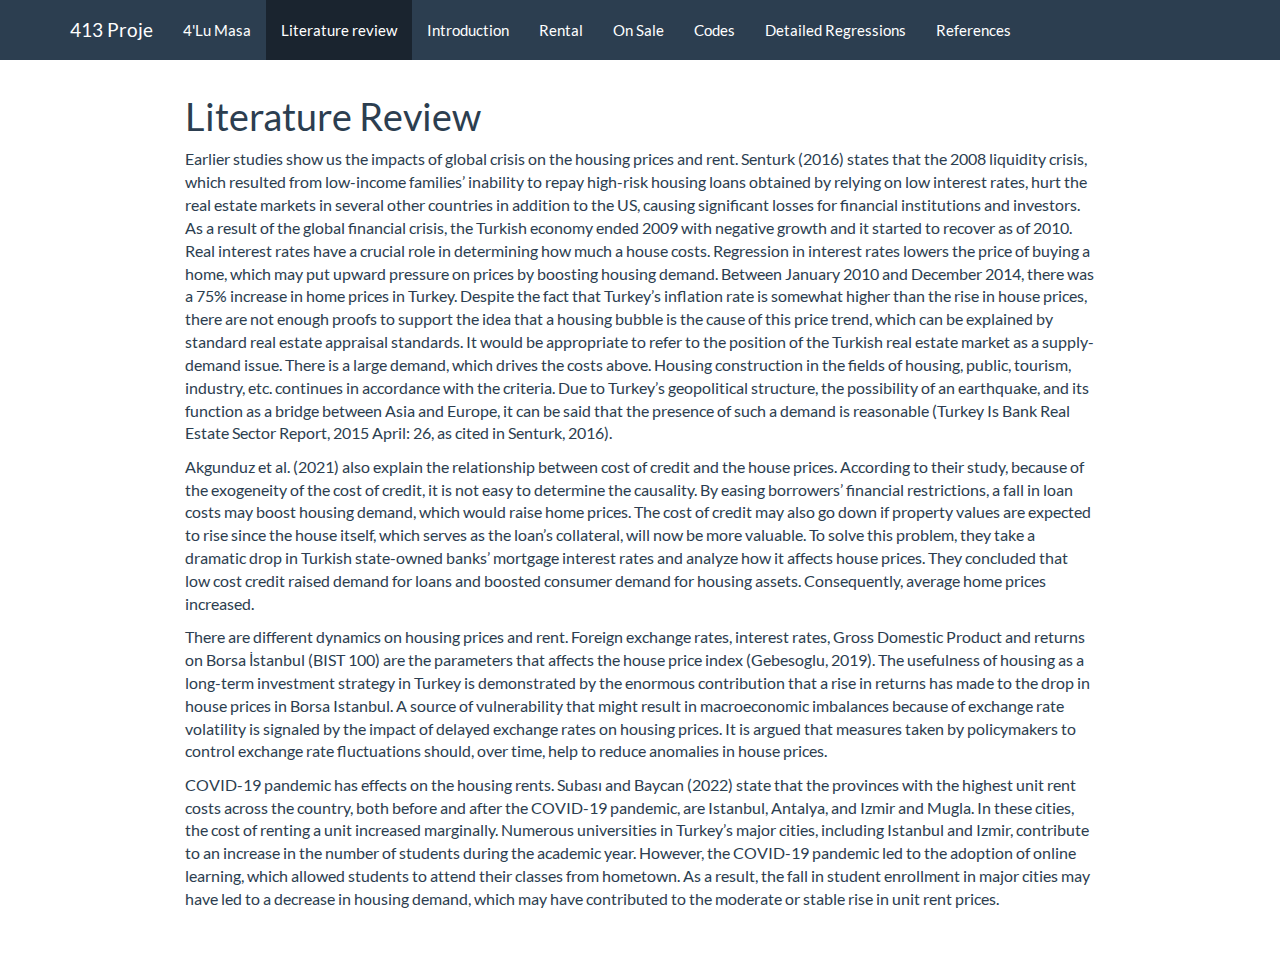
<file: index1.html>
<!DOCTYPE html>

<html>

<head>

<meta charset="utf-8" />
<meta name="generator" content="pandoc" />
<meta http-equiv="X-UA-Compatible" content="IE=EDGE" />




<title>Literature Review</title>

<script src="site_libs/header-attrs-2.20/header-attrs.js"></script>
<script src="site_libs/jquery-3.6.0/jquery-3.6.0.min.js"></script>
<meta name="viewport" content="width=device-width, initial-scale=1" />
<link href="site_libs/bootstrap-3.3.5/css/flatly.min.css" rel="stylesheet" />
<script src="site_libs/bootstrap-3.3.5/js/bootstrap.min.js"></script>
<script src="site_libs/bootstrap-3.3.5/shim/html5shiv.min.js"></script>
<script src="site_libs/bootstrap-3.3.5/shim/respond.min.js"></script>
<style>h1 {font-size: 34px;}
       h1.title {font-size: 38px;}
       h2 {font-size: 30px;}
       h3 {font-size: 24px;}
       h4 {font-size: 18px;}
       h5 {font-size: 16px;}
       h6 {font-size: 12px;}
       code {color: inherit; background-color: rgba(0, 0, 0, 0.04);}
       pre:not([class]) { background-color: white }</style>
<script src="site_libs/navigation-1.1/tabsets.js"></script>
<link href="site_libs/highlightjs-9.12.0/default.css" rel="stylesheet" />
<script src="site_libs/highlightjs-9.12.0/highlight.js"></script>

<style type="text/css">
  code{white-space: pre-wrap;}
  span.smallcaps{font-variant: small-caps;}
  span.underline{text-decoration: underline;}
  div.column{display: inline-block; vertical-align: top; width: 50%;}
  div.hanging-indent{margin-left: 1.5em; text-indent: -1.5em;}
  ul.task-list{list-style: none;}
    </style>

<style type="text/css">code{white-space: pre;}</style>
<script type="text/javascript">
if (window.hljs) {
  hljs.configure({languages: []});
  hljs.initHighlightingOnLoad();
  if (document.readyState && document.readyState === "complete") {
    window.setTimeout(function() { hljs.initHighlighting(); }, 0);
  }
}
</script>









<style type = "text/css">
.main-container {
  max-width: 940px;
  margin-left: auto;
  margin-right: auto;
}
img {
  max-width:100%;
}
.tabbed-pane {
  padding-top: 12px;
}
.html-widget {
  margin-bottom: 20px;
}
button.code-folding-btn:focus {
  outline: none;
}
summary {
  display: list-item;
}
details > summary > p:only-child {
  display: inline;
}
pre code {
  padding: 0;
}
</style>


<style type="text/css">
.dropdown-submenu {
  position: relative;
}
.dropdown-submenu>.dropdown-menu {
  top: 0;
  left: 100%;
  margin-top: -6px;
  margin-left: -1px;
  border-radius: 0 6px 6px 6px;
}
.dropdown-submenu:hover>.dropdown-menu {
  display: block;
}
.dropdown-submenu>a:after {
  display: block;
  content: " ";
  float: right;
  width: 0;
  height: 0;
  border-color: transparent;
  border-style: solid;
  border-width: 5px 0 5px 5px;
  border-left-color: #cccccc;
  margin-top: 5px;
  margin-right: -10px;
}
.dropdown-submenu:hover>a:after {
  border-left-color: #adb5bd;
}
.dropdown-submenu.pull-left {
  float: none;
}
.dropdown-submenu.pull-left>.dropdown-menu {
  left: -100%;
  margin-left: 10px;
  border-radius: 6px 0 6px 6px;
}
</style>

<script type="text/javascript">
// manage active state of menu based on current page
$(document).ready(function () {
  // active menu anchor
  href = window.location.pathname
  href = href.substr(href.lastIndexOf('/') + 1)
  if (href === "")
    href = "index.html";
  var menuAnchor = $('a[href="' + href + '"]');

  // mark the anchor link active (and if it's in a dropdown, also mark that active)
  var dropdown = menuAnchor.closest('li.dropdown');
  if (window.bootstrap) { // Bootstrap 4+
    menuAnchor.addClass('active');
    dropdown.find('> .dropdown-toggle').addClass('active');
  } else { // Bootstrap 3
    menuAnchor.parent().addClass('active');
    dropdown.addClass('active');
  }

  // Navbar adjustments
  var navHeight = $(".navbar").first().height() + 15;
  var style = document.createElement('style');
  var pt = "padding-top: " + navHeight + "px; ";
  var mt = "margin-top: -" + navHeight + "px; ";
  var css = "";
  // offset scroll position for anchor links (for fixed navbar)
  for (var i = 1; i <= 6; i++) {
    css += ".section h" + i + "{ " + pt + mt + "}\n";
  }
  style.innerHTML = "body {" + pt + "padding-bottom: 40px; }\n" + css;
  document.head.appendChild(style);
});
</script>

<!-- tabsets -->

<style type="text/css">
.tabset-dropdown > .nav-tabs {
  display: inline-table;
  max-height: 500px;
  min-height: 44px;
  overflow-y: auto;
  border: 1px solid #ddd;
  border-radius: 4px;
}

.tabset-dropdown > .nav-tabs > li.active:before, .tabset-dropdown > .nav-tabs.nav-tabs-open:before {
  content: "\e259";
  font-family: 'Glyphicons Halflings';
  display: inline-block;
  padding: 10px;
  border-right: 1px solid #ddd;
}

.tabset-dropdown > .nav-tabs.nav-tabs-open > li.active:before {
  content: "\e258";
  font-family: 'Glyphicons Halflings';
  border: none;
}

.tabset-dropdown > .nav-tabs > li.active {
  display: block;
}

.tabset-dropdown > .nav-tabs > li > a,
.tabset-dropdown > .nav-tabs > li > a:focus,
.tabset-dropdown > .nav-tabs > li > a:hover {
  border: none;
  display: inline-block;
  border-radius: 4px;
  background-color: transparent;
}

.tabset-dropdown > .nav-tabs.nav-tabs-open > li {
  display: block;
  float: none;
}

.tabset-dropdown > .nav-tabs > li {
  display: none;
}
</style>

<!-- code folding -->




</head>

<body>


<div class="container-fluid main-container">




<div class="navbar navbar-default  navbar-fixed-top" role="navigation">
  <div class="container">
    <div class="navbar-header">
      <button type="button" class="navbar-toggle collapsed" data-toggle="collapse" data-bs-toggle="collapse" data-target="#navbar" data-bs-target="#navbar">
        <span class="icon-bar"></span>
        <span class="icon-bar"></span>
        <span class="icon-bar"></span>
      </button>
      <a class="navbar-brand" href="index.html">413 Proje</a>
    </div>
    <div id="navbar" class="navbar-collapse collapse">
      <ul class="nav navbar-nav">
        <li>
  <a href="index.html">4'Lu Masa</a>
</li>
<li>
  <a href="index1.html">Literature review</a>
</li>
<li>
  <a href="about.html">Introduction</a>
</li>
<li>
  <a href="p3.html">Rental</a>
</li>
<li>
  <a href="p4.html">On Sale</a>
</li>
<li>
  <a href="codes.html">Codes</a>
</li>
<li>
  <a href="Detailed_Regresions.html">Detailed Regressions</a>
</li>
<li>
  <a href="references.html">References</a>
</li>
      </ul>
      <ul class="nav navbar-nav navbar-right">
        
      </ul>
    </div><!--/.nav-collapse -->
  </div><!--/.container -->
</div><!--/.navbar -->

<div id="header">



<h1 class="title toc-ignore">Literature Review</h1>

</div>


<p><font size="3">Earlier studies show us the impacts of global crisis
on the housing prices and rent. Senturk (2016) states that the 2008
liquidity crisis, which resulted from low-income families’ inability to
repay high-risk housing loans obtained by relying on low interest rates,
hurt the real estate markets in several other countries in addition to
the US, causing significant losses for financial institutions and
investors. As a result of the global financial crisis, the Turkish
economy ended 2009 with negative growth and it started to recover as of
2010. Real interest rates have a crucial role in determining how much a
house costs. Regression in interest rates lowers the price of buying a
home, which may put upward pressure on prices by boosting housing
demand. Between January 2010 and December 2014, there was a 75% increase
in home prices in Turkey. Despite the fact that Turkey’s inflation rate
is somewhat higher than the rise in house prices, there are not enough
proofs to support the idea that a housing bubble is the cause of this
price trend, which can be explained by standard real estate appraisal
standards. It would be appropriate to refer to the position of the
Turkish real estate market as a supply-demand issue. There is a large
demand, which drives the costs above. Housing construction in the fields
of housing, public, tourism, industry, etc. continues in accordance with
the criteria. Due to Turkey’s geopolitical structure, the possibility of
an earthquake, and its function as a bridge between Asia and Europe, it
can be said that the presence of such a demand is reasonable (Turkey Is
Bank Real Estate Sector Report, 2015 April: 26, as cited in Senturk,
2016).</p>
<p>Akgunduz et al. (2021) also explain the relationship between cost of
credit and the house prices. According to their study, because of the
exogeneity of the cost of credit, it is not easy to determine the
causality. By easing borrowers’ financial restrictions, a fall in loan
costs may boost housing demand, which would raise home prices. The cost
of credit may also go down if property values are expected to rise since
the house itself, which serves as the loan’s collateral, will now be
more valuable. To solve this problem, they take a dramatic drop in
Turkish state-owned banks’ mortgage interest rates and analyze how it
affects house prices. They concluded that low cost credit raised demand
for loans and boosted consumer demand for housing assets. Consequently,
average home prices increased.</p>
<p>There are different dynamics on housing prices and rent. Foreign
exchange rates, interest rates, Gross Domestic Product and returns on
Borsa İstanbul (BIST 100) are the parameters that affects the house
price index (Gebesoglu, 2019). The usefulness of housing as a long-term
investment strategy in Turkey is demonstrated by the enormous
contribution that a rise in returns has made to the drop in house prices
in Borsa Istanbul. A source of vulnerability that might result in
macroeconomic imbalances because of exchange rate volatility is signaled
by the impact of delayed exchange rates on housing prices. It is argued
that measures taken by policymakers to control exchange rate
fluctuations should, over time, help to reduce anomalies in house
prices.</p>
<p>COVID-19 pandemic has effects on the housing rents. Subası and Baycan
(2022) state that the provinces with the highest unit rent costs across
the country, both before and after the COVID-19 pandemic, are Istanbul,
Antalya, and Izmir and Mugla. In these cities, the cost of renting a
unit increased marginally. Numerous universities in Turkey’s major
cities, including Istanbul and Izmir, contribute to an increase in the
number of students during the academic year. However, the COVID-19
pandemic led to the adoption of online learning, which allowed students
to attend their classes from hometown. As a result, the fall in student
enrollment in major cities may have led to a decrease in housing demand,
which may have contributed to the moderate or stable rise in unit rent
prices. </font></p>




</div>

<script>

// add bootstrap table styles to pandoc tables
function bootstrapStylePandocTables() {
  $('tr.odd').parent('tbody').parent('table').addClass('table table-condensed');
}
$(document).ready(function () {
  bootstrapStylePandocTables();
});


</script>

<!-- tabsets -->

<script>
$(document).ready(function () {
  window.buildTabsets("TOC");
});

$(document).ready(function () {
  $('.tabset-dropdown > .nav-tabs > li').click(function () {
    $(this).parent().toggleClass('nav-tabs-open');
  });
});
</script>

<!-- code folding -->


<!-- dynamically load mathjax for compatibility with self-contained -->
<script>
  (function () {
    var script = document.createElement("script");
    script.type = "text/javascript";
    script.src  = "https://mathjax.rstudio.com/latest/MathJax.js?config=TeX-AMS-MML_HTMLorMML";
    document.getElementsByTagName("head")[0].appendChild(script);
  })();
</script>

</body>
</html>
</file>
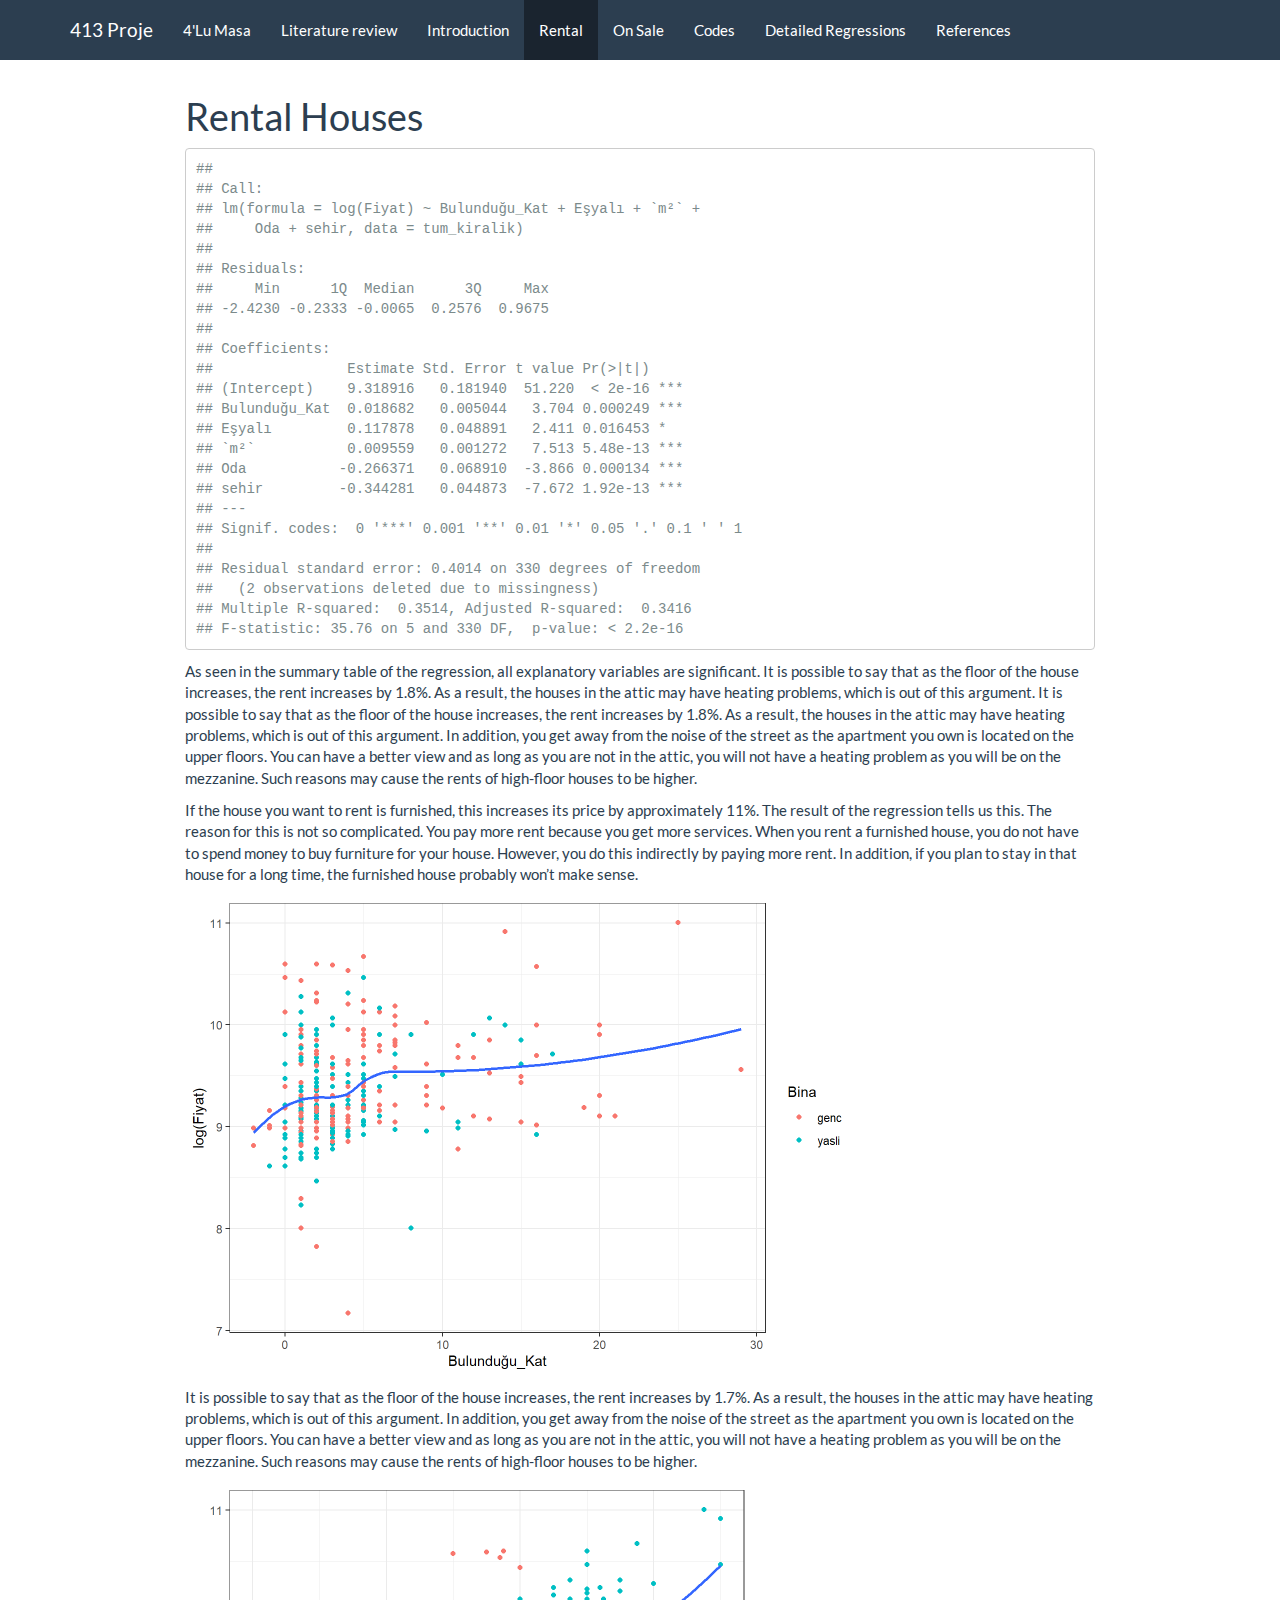
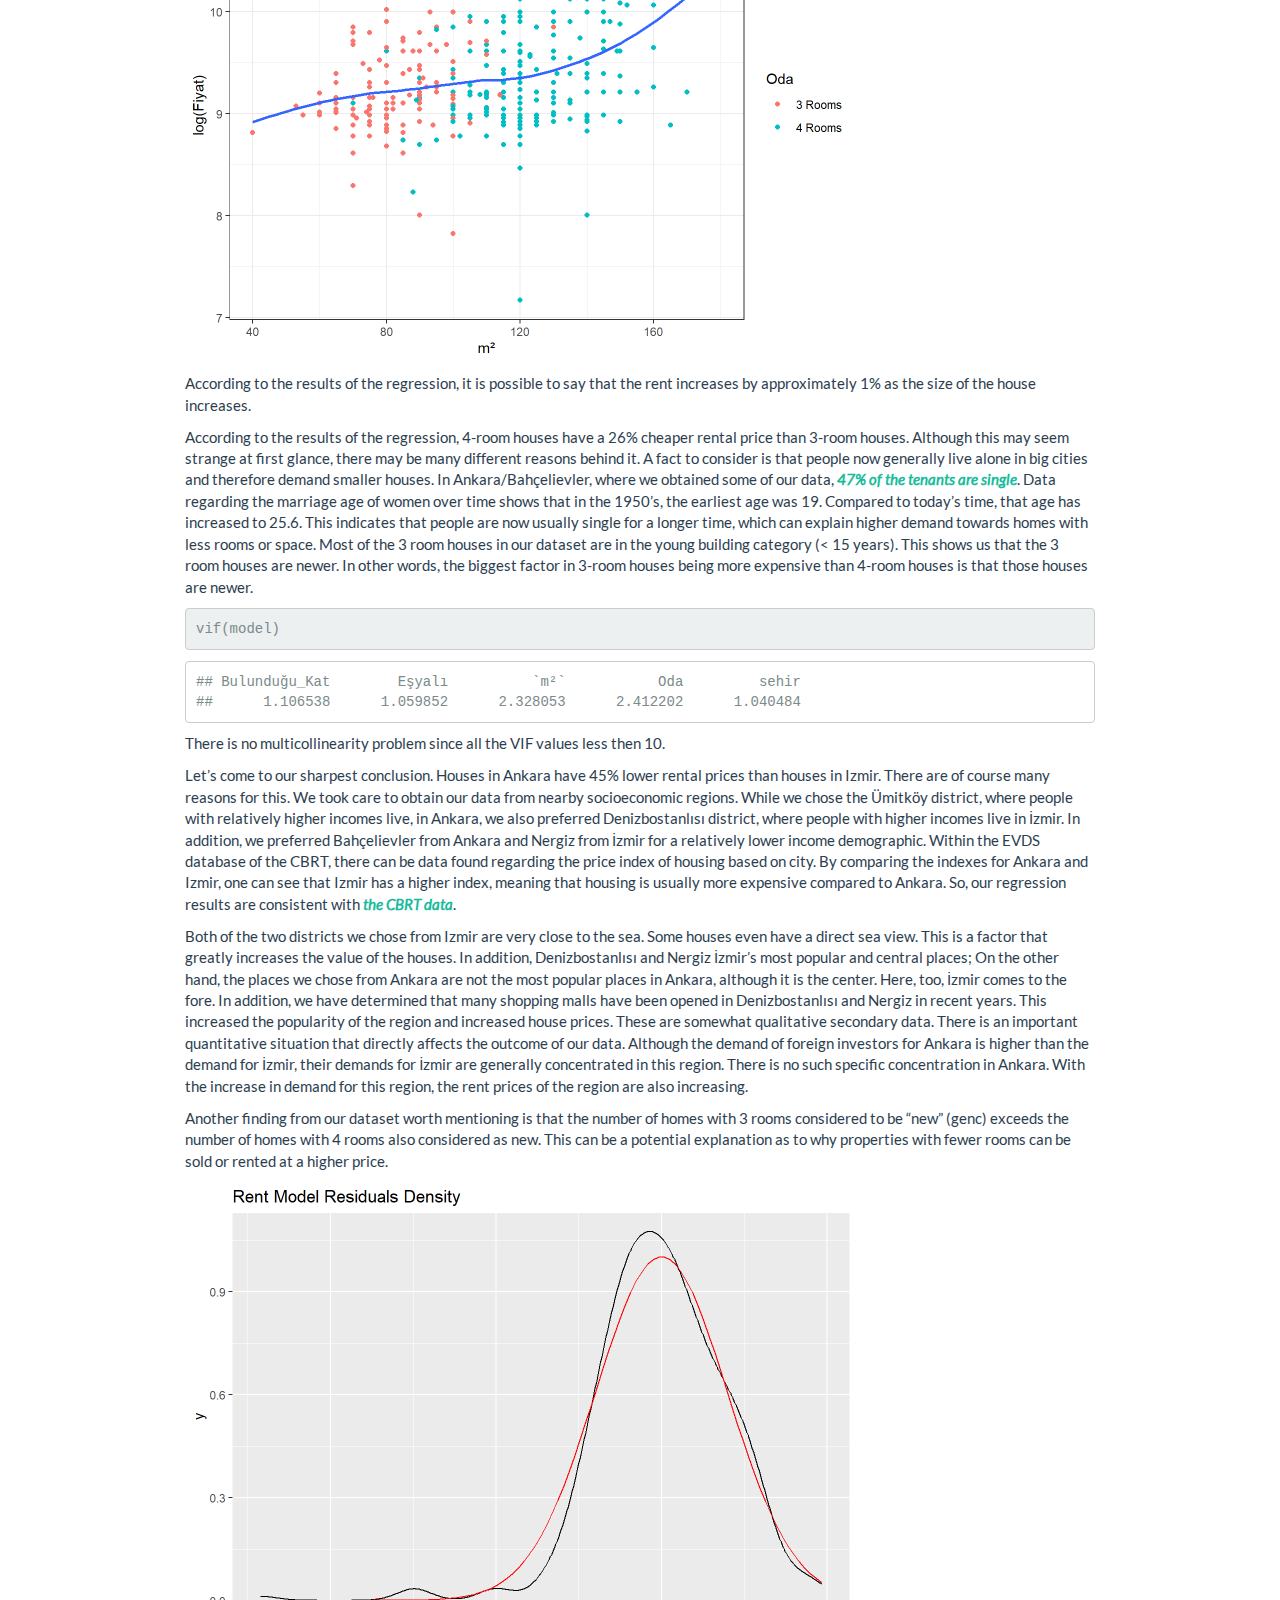
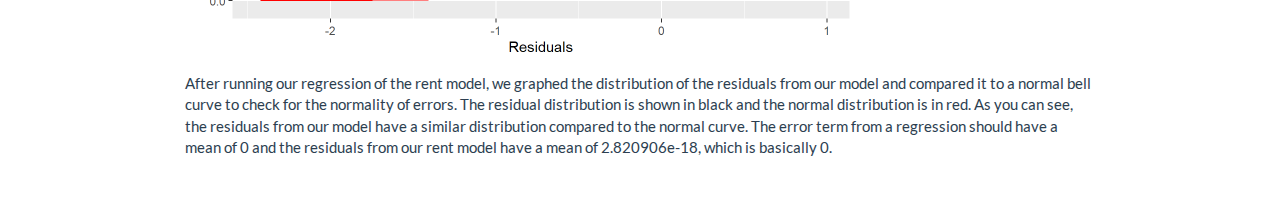
<file: p3.html>
<!DOCTYPE html>

<html>

<head>

<meta charset="utf-8" />
<meta name="generator" content="pandoc" />
<meta http-equiv="X-UA-Compatible" content="IE=EDGE" />




<title>Rental Houses</title>

<script src="site_libs/header-attrs-2.20/header-attrs.js"></script>
<script src="site_libs/jquery-3.6.0/jquery-3.6.0.min.js"></script>
<meta name="viewport" content="width=device-width, initial-scale=1" />
<link href="site_libs/bootstrap-3.3.5/css/flatly.min.css" rel="stylesheet" />
<script src="site_libs/bootstrap-3.3.5/js/bootstrap.min.js"></script>
<script src="site_libs/bootstrap-3.3.5/shim/html5shiv.min.js"></script>
<script src="site_libs/bootstrap-3.3.5/shim/respond.min.js"></script>
<style>h1 {font-size: 34px;}
       h1.title {font-size: 38px;}
       h2 {font-size: 30px;}
       h3 {font-size: 24px;}
       h4 {font-size: 18px;}
       h5 {font-size: 16px;}
       h6 {font-size: 12px;}
       code {color: inherit; background-color: rgba(0, 0, 0, 0.04);}
       pre:not([class]) { background-color: white }</style>
<script src="site_libs/navigation-1.1/tabsets.js"></script>
<link href="site_libs/highlightjs-9.12.0/default.css" rel="stylesheet" />
<script src="site_libs/highlightjs-9.12.0/highlight.js"></script>

<style type="text/css">
  code{white-space: pre-wrap;}
  span.smallcaps{font-variant: small-caps;}
  span.underline{text-decoration: underline;}
  div.column{display: inline-block; vertical-align: top; width: 50%;}
  div.hanging-indent{margin-left: 1.5em; text-indent: -1.5em;}
  ul.task-list{list-style: none;}
    </style>

<style type="text/css">code{white-space: pre;}</style>
<script type="text/javascript">
if (window.hljs) {
  hljs.configure({languages: []});
  hljs.initHighlightingOnLoad();
  if (document.readyState && document.readyState === "complete") {
    window.setTimeout(function() { hljs.initHighlighting(); }, 0);
  }
}
</script>









<style type = "text/css">
.main-container {
  max-width: 940px;
  margin-left: auto;
  margin-right: auto;
}
img {
  max-width:100%;
}
.tabbed-pane {
  padding-top: 12px;
}
.html-widget {
  margin-bottom: 20px;
}
button.code-folding-btn:focus {
  outline: none;
}
summary {
  display: list-item;
}
details > summary > p:only-child {
  display: inline;
}
pre code {
  padding: 0;
}
</style>


<style type="text/css">
.dropdown-submenu {
  position: relative;
}
.dropdown-submenu>.dropdown-menu {
  top: 0;
  left: 100%;
  margin-top: -6px;
  margin-left: -1px;
  border-radius: 0 6px 6px 6px;
}
.dropdown-submenu:hover>.dropdown-menu {
  display: block;
}
.dropdown-submenu>a:after {
  display: block;
  content: " ";
  float: right;
  width: 0;
  height: 0;
  border-color: transparent;
  border-style: solid;
  border-width: 5px 0 5px 5px;
  border-left-color: #cccccc;
  margin-top: 5px;
  margin-right: -10px;
}
.dropdown-submenu:hover>a:after {
  border-left-color: #adb5bd;
}
.dropdown-submenu.pull-left {
  float: none;
}
.dropdown-submenu.pull-left>.dropdown-menu {
  left: -100%;
  margin-left: 10px;
  border-radius: 6px 0 6px 6px;
}
</style>

<script type="text/javascript">
// manage active state of menu based on current page
$(document).ready(function () {
  // active menu anchor
  href = window.location.pathname
  href = href.substr(href.lastIndexOf('/') + 1)
  if (href === "")
    href = "index.html";
  var menuAnchor = $('a[href="' + href + '"]');

  // mark the anchor link active (and if it's in a dropdown, also mark that active)
  var dropdown = menuAnchor.closest('li.dropdown');
  if (window.bootstrap) { // Bootstrap 4+
    menuAnchor.addClass('active');
    dropdown.find('> .dropdown-toggle').addClass('active');
  } else { // Bootstrap 3
    menuAnchor.parent().addClass('active');
    dropdown.addClass('active');
  }

  // Navbar adjustments
  var navHeight = $(".navbar").first().height() + 15;
  var style = document.createElement('style');
  var pt = "padding-top: " + navHeight + "px; ";
  var mt = "margin-top: -" + navHeight + "px; ";
  var css = "";
  // offset scroll position for anchor links (for fixed navbar)
  for (var i = 1; i <= 6; i++) {
    css += ".section h" + i + "{ " + pt + mt + "}\n";
  }
  style.innerHTML = "body {" + pt + "padding-bottom: 40px; }\n" + css;
  document.head.appendChild(style);
});
</script>

<!-- tabsets -->

<style type="text/css">
.tabset-dropdown > .nav-tabs {
  display: inline-table;
  max-height: 500px;
  min-height: 44px;
  overflow-y: auto;
  border: 1px solid #ddd;
  border-radius: 4px;
}

.tabset-dropdown > .nav-tabs > li.active:before, .tabset-dropdown > .nav-tabs.nav-tabs-open:before {
  content: "\e259";
  font-family: 'Glyphicons Halflings';
  display: inline-block;
  padding: 10px;
  border-right: 1px solid #ddd;
}

.tabset-dropdown > .nav-tabs.nav-tabs-open > li.active:before {
  content: "\e258";
  font-family: 'Glyphicons Halflings';
  border: none;
}

.tabset-dropdown > .nav-tabs > li.active {
  display: block;
}

.tabset-dropdown > .nav-tabs > li > a,
.tabset-dropdown > .nav-tabs > li > a:focus,
.tabset-dropdown > .nav-tabs > li > a:hover {
  border: none;
  display: inline-block;
  border-radius: 4px;
  background-color: transparent;
}

.tabset-dropdown > .nav-tabs.nav-tabs-open > li {
  display: block;
  float: none;
}

.tabset-dropdown > .nav-tabs > li {
  display: none;
}
</style>

<!-- code folding -->




</head>

<body>


<div class="container-fluid main-container">




<div class="navbar navbar-default  navbar-fixed-top" role="navigation">
  <div class="container">
    <div class="navbar-header">
      <button type="button" class="navbar-toggle collapsed" data-toggle="collapse" data-bs-toggle="collapse" data-target="#navbar" data-bs-target="#navbar">
        <span class="icon-bar"></span>
        <span class="icon-bar"></span>
        <span class="icon-bar"></span>
      </button>
      <a class="navbar-brand" href="index.html">413 Proje</a>
    </div>
    <div id="navbar" class="navbar-collapse collapse">
      <ul class="nav navbar-nav">
        <li>
  <a href="index.html">4'Lu Masa</a>
</li>
<li>
  <a href="index1.html">Literature review</a>
</li>
<li>
  <a href="about.html">Introduction</a>
</li>
<li>
  <a href="p3.html">Rental</a>
</li>
<li>
  <a href="p4.html">On Sale</a>
</li>
<li>
  <a href="codes.html">Codes</a>
</li>
<li>
  <a href="Detailed_Regresions.html">Detailed Regressions</a>
</li>
<li>
  <a href="references.html">References</a>
</li>
      </ul>
      <ul class="nav navbar-nav navbar-right">
        
      </ul>
    </div><!--/.nav-collapse -->
  </div><!--/.container -->
</div><!--/.navbar -->

<div id="header">



<h1 class="title toc-ignore">Rental Houses</h1>

</div>


<pre><code>## 
## Call:
## lm(formula = log(Fiyat) ~ Bulunduğu_Kat + Eşyalı + `m²` + 
##     Oda + sehir, data = tum_kiralik)
## 
## Residuals:
##     Min      1Q  Median      3Q     Max 
## -2.4230 -0.2333 -0.0065  0.2576  0.9675 
## 
## Coefficients:
##                Estimate Std. Error t value Pr(&gt;|t|)    
## (Intercept)    9.318916   0.181940  51.220  &lt; 2e-16 ***
## Bulunduğu_Kat  0.018682   0.005044   3.704 0.000249 ***
## Eşyalı         0.117878   0.048891   2.411 0.016453 *  
## `m²`           0.009559   0.001272   7.513 5.48e-13 ***
## Oda           -0.266371   0.068910  -3.866 0.000134 ***
## sehir         -0.344281   0.044873  -7.672 1.92e-13 ***
## ---
## Signif. codes:  0 &#39;***&#39; 0.001 &#39;**&#39; 0.01 &#39;*&#39; 0.05 &#39;.&#39; 0.1 &#39; &#39; 1
## 
## Residual standard error: 0.4014 on 330 degrees of freedom
##   (2 observations deleted due to missingness)
## Multiple R-squared:  0.3514, Adjusted R-squared:  0.3416 
## F-statistic: 35.76 on 5 and 330 DF,  p-value: &lt; 2.2e-16</code></pre>
<p>As seen in the summary table of the regression, all explanatory
variables are significant. It is possible to say that as the floor of
the house increases, the rent increases by 1.8%. As a result, the houses
in the attic may have heating problems, which is out of this argument.
It is possible to say that as the floor of the house increases, the rent
increases by 1.8%. As a result, the houses in the attic may have heating
problems, which is out of this argument. In addition, you get away from
the noise of the street as the apartment you own is located on the upper
floors. You can have a better view and as long as you are not in the
attic, you will not have a heating problem as you will be on the
mezzanine. Such reasons may cause the rents of high-floor houses to be
higher.</p>
<p>If the house you want to rent is furnished, this increases its price
by approximately 11%. The result of the regression tells us this. The
reason for this is not so complicated. You pay more rent because you get
more services. When you rent a furnished house, you do not have to spend
money to buy furniture for your house. However, you do this indirectly
by paying more rent. In addition, if you plan to stay in that house for
a long time, the furnished house probably won’t make sense.</p>
<p><img src="p3_files/figure-html/unnamed-chunk-4-1.png" width="672" /></p>
<p>It is possible to say that as the floor of the house increases, the
rent increases by 1.7%. As a result, the houses in the attic may have
heating problems, which is out of this argument. In addition, you get
away from the noise of the street as the apartment you own is located on
the upper floors. You can have a better view and as long as you are not
in the attic, you will not have a heating problem as you will be on the
mezzanine. Such reasons may cause the rents of high-floor houses to be
higher.</p>
<p><img src="p3_files/figure-html/unnamed-chunk-5-1.png" width="672" /></p>
<p>According to the results of the regression, it is possible to say
that the rent increases by approximately 1% as the size of the house
increases.</p>
<p>According to the results of the regression, 4-room houses have a 26%
cheaper rental price than 3-room houses. Although this may seem strange
at first glance, there may be many different reasons behind it. A fact
to consider is that people now generally live alone in big cities and
therefore demand smaller houses. In Ankara/Bahçelievler, where we
obtained some of our data, <a
href="https://secure.sahibinden.com/emlak360/emlak-endeksi/konut/satilik/ankara/59/3409"><strong><em>47%
of the tenants are single</em></strong></a>. Data regarding the marriage
age of women over time shows that in the 1950’s, the earliest age was
19. Compared to today’s time, that age has increased to 25.6. This
indicates that people are now usually single for a longer time, which
can explain higher demand towards homes with less rooms or space. Most
of the 3 room houses in our dataset are in the young building category
(&lt; 15 years). This shows us that the 3 room houses are newer. In
other words, the biggest factor in 3-room houses being more expensive
than 4-room houses is that those houses are newer.</p>
<pre class="r"><code>vif(model)</code></pre>
<pre><code>## Bulunduğu_Kat        Eşyalı          `m²`           Oda         sehir 
##      1.106538      1.059852      2.328053      2.412202      1.040484</code></pre>
<p>There is no multicollinearity problem since all the VIF values less
then 10.</p>
<p>Let’s come to our sharpest conclusion. Houses in Ankara have 45%
lower rental prices than houses in Izmir. There are of course many
reasons for this. We took care to obtain our data from nearby
socioeconomic regions. While we chose the Ümitköy district, where people
with relatively higher incomes live, in Ankara, we also preferred
Denizbostanlısı district, where people with higher incomes live in
İzmir. In addition, we preferred Bahçelievler from Ankara and Nergiz
from İzmir for a relatively lower income demographic. Within the EVDS
database of the CBRT, there can be data found regarding the price index
of housing based on city. By comparing the indexes for Ankara and Izmir,
one can see that Izmir has a higher index, meaning that housing is
usually more expensive compared to Ankara. So, our regression results
are consistent with <a
href="https://evds2.tcmb.gov.tr/index.php?/evds/serieMarket/#collapse_4"><strong><em>the
CBRT data</em></strong></a>.</p>
<p>Both of the two districts we chose from Izmir are very close to the
sea. Some houses even have a direct sea view. This is a factor that
greatly increases the value of the houses. In addition, Denizbostanlısı
and Nergiz İzmir’s most popular and central places; On the other hand,
the places we chose from Ankara are not the most popular places in
Ankara, although it is the center. Here, too, İzmir comes to the fore.
In addition, we have determined that many shopping malls have been
opened in Denizbostanlısı and Nergiz in recent years. This increased the
popularity of the region and increased house prices. These are somewhat
qualitative secondary data. There is an important quantitative situation
that directly affects the outcome of our data. Although the demand of
foreign investors for Ankara is higher than the demand for İzmir, their
demands for İzmir are generally concentrated in this region. There is no
such specific concentration in Ankara. With the increase in demand for
this region, the rent prices of the region are also increasing.</p>
<p>Another finding from our dataset worth mentioning is that the number
of homes with 3 rooms considered to be “new” (genc) exceeds the number
of homes with 4 rooms also considered as new. This can be a potential
explanation as to why properties with fewer rooms can be sold or rented
at a higher price.</p>
<p><img src="p3_files/figure-html/unnamed-chunk-7-1.png" width="672" /></p>
<p>After running our regression of the rent model, we graphed the
distribution of the residuals from our model and compared it to a normal
bell curve to check for the normality of errors. The residual
distribution is shown in black and the normal distribution is in red. As
you can see, the residuals from our model have a similar distribution
compared to the normal curve. The error term from a regression should
have a mean of 0 and the residuals from our rent model have a mean of
2.820906e-18, which is basically 0.</p>




</div>

<script>

// add bootstrap table styles to pandoc tables
function bootstrapStylePandocTables() {
  $('tr.odd').parent('tbody').parent('table').addClass('table table-condensed');
}
$(document).ready(function () {
  bootstrapStylePandocTables();
});


</script>

<!-- tabsets -->

<script>
$(document).ready(function () {
  window.buildTabsets("TOC");
});

$(document).ready(function () {
  $('.tabset-dropdown > .nav-tabs > li').click(function () {
    $(this).parent().toggleClass('nav-tabs-open');
  });
});
</script>

<!-- code folding -->


<!-- dynamically load mathjax for compatibility with self-contained -->
<script>
  (function () {
    var script = document.createElement("script");
    script.type = "text/javascript";
    script.src  = "https://mathjax.rstudio.com/latest/MathJax.js?config=TeX-AMS-MML_HTMLorMML";
    document.getElementsByTagName("head")[0].appendChild(script);
  })();
</script>

</body>
</html>
</file>
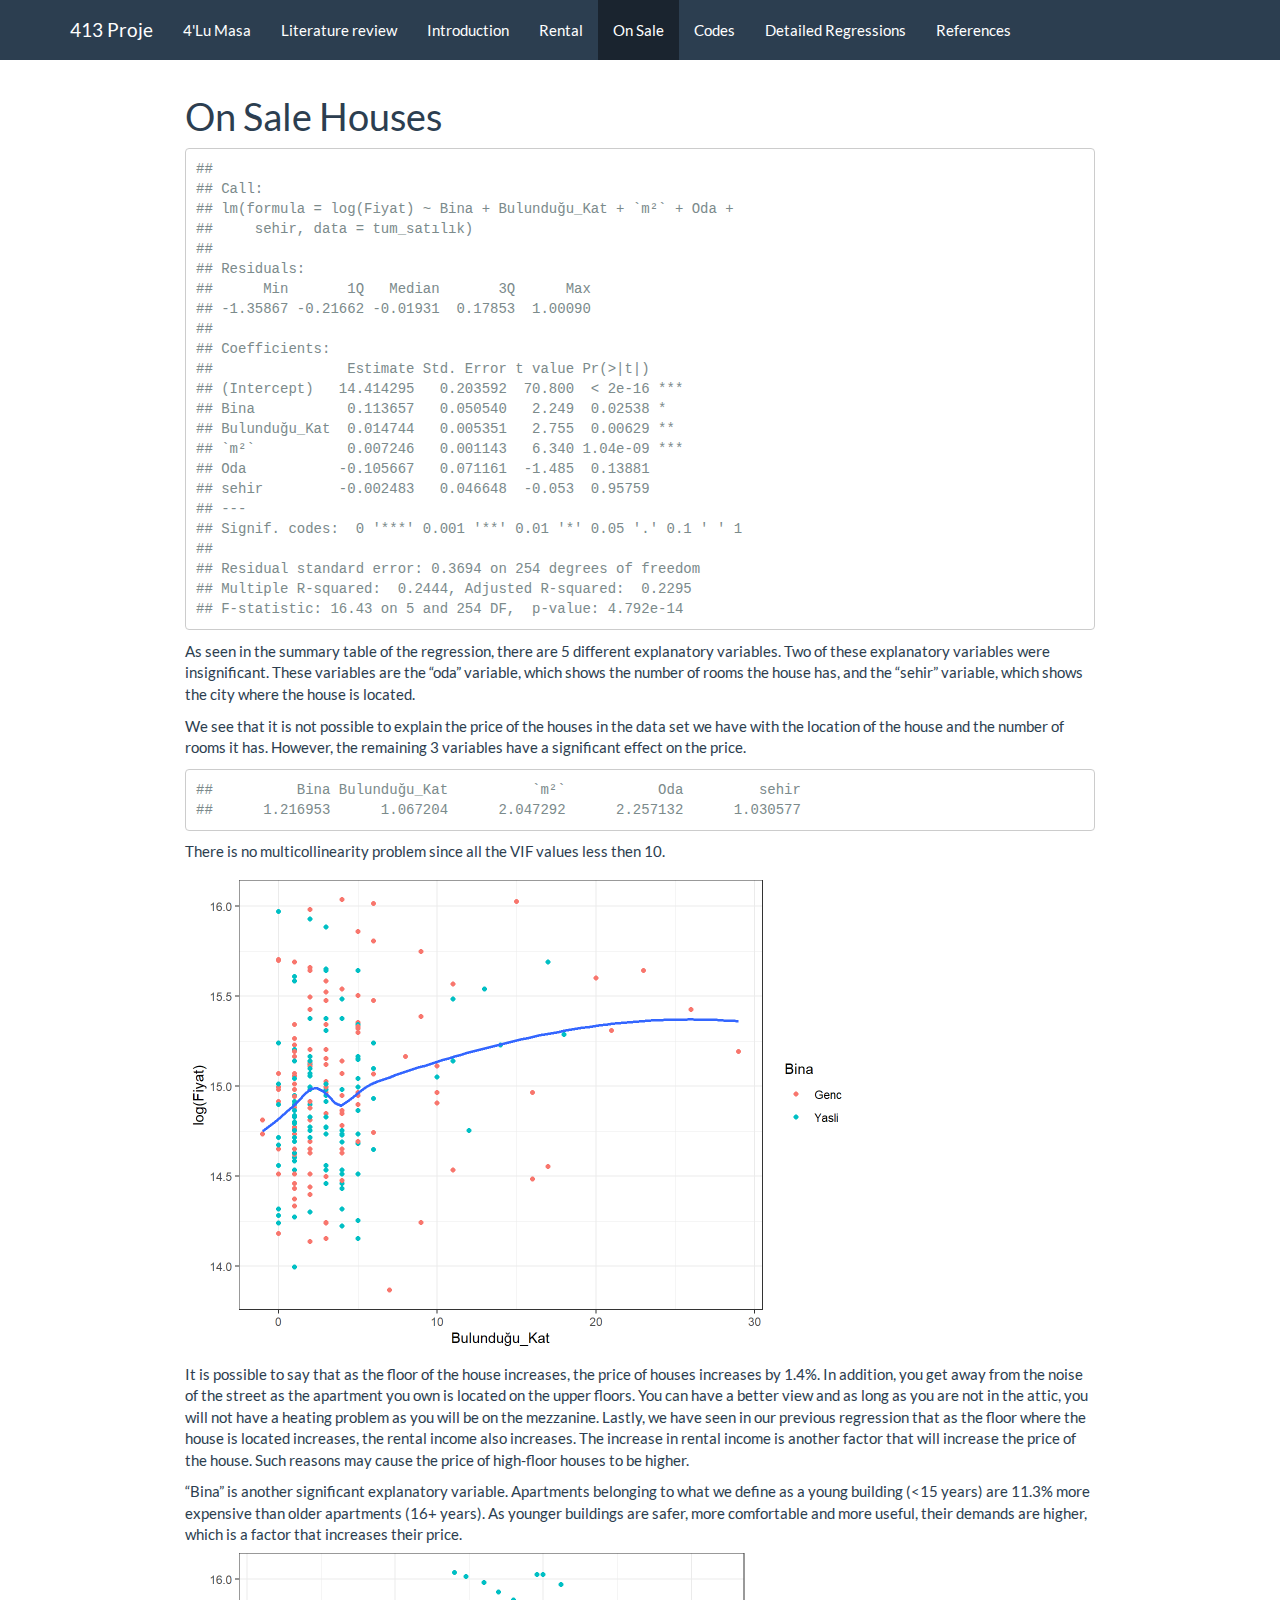
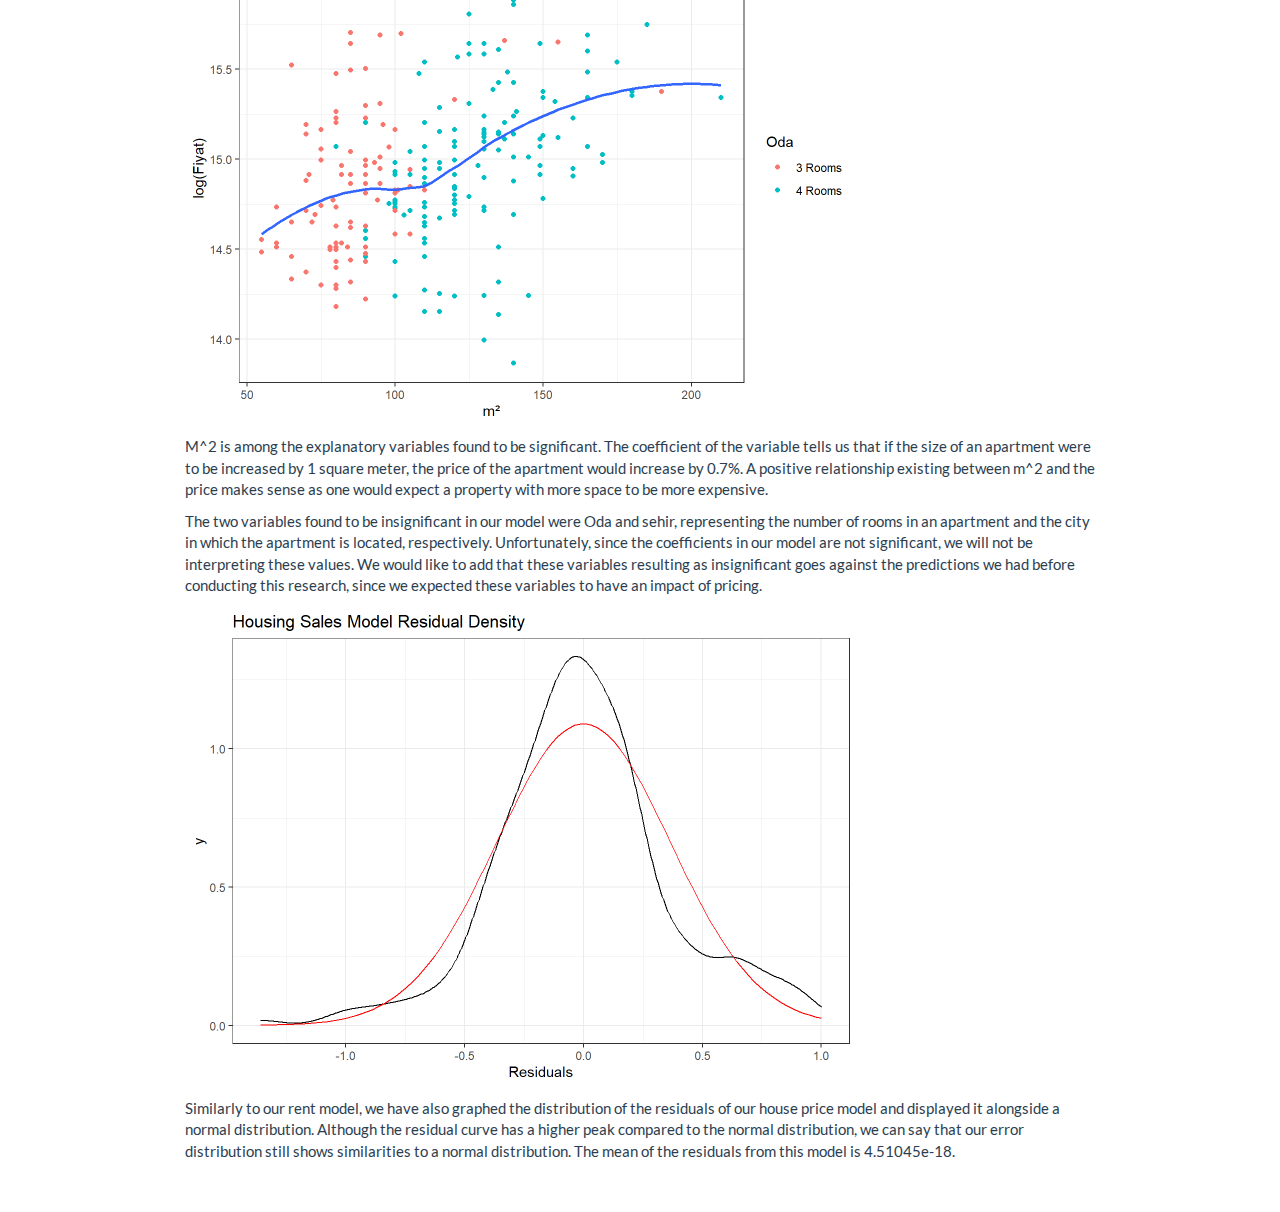
<file: p4.html>
<!DOCTYPE html>

<html>

<head>

<meta charset="utf-8" />
<meta name="generator" content="pandoc" />
<meta http-equiv="X-UA-Compatible" content="IE=EDGE" />




<title>On Sale Houses</title>

<script src="site_libs/header-attrs-2.20/header-attrs.js"></script>
<script src="site_libs/jquery-3.6.0/jquery-3.6.0.min.js"></script>
<meta name="viewport" content="width=device-width, initial-scale=1" />
<link href="site_libs/bootstrap-3.3.5/css/flatly.min.css" rel="stylesheet" />
<script src="site_libs/bootstrap-3.3.5/js/bootstrap.min.js"></script>
<script src="site_libs/bootstrap-3.3.5/shim/html5shiv.min.js"></script>
<script src="site_libs/bootstrap-3.3.5/shim/respond.min.js"></script>
<style>h1 {font-size: 34px;}
       h1.title {font-size: 38px;}
       h2 {font-size: 30px;}
       h3 {font-size: 24px;}
       h4 {font-size: 18px;}
       h5 {font-size: 16px;}
       h6 {font-size: 12px;}
       code {color: inherit; background-color: rgba(0, 0, 0, 0.04);}
       pre:not([class]) { background-color: white }</style>
<script src="site_libs/navigation-1.1/tabsets.js"></script>
<link href="site_libs/highlightjs-9.12.0/default.css" rel="stylesheet" />
<script src="site_libs/highlightjs-9.12.0/highlight.js"></script>

<style type="text/css">
  code{white-space: pre-wrap;}
  span.smallcaps{font-variant: small-caps;}
  span.underline{text-decoration: underline;}
  div.column{display: inline-block; vertical-align: top; width: 50%;}
  div.hanging-indent{margin-left: 1.5em; text-indent: -1.5em;}
  ul.task-list{list-style: none;}
    </style>

<style type="text/css">code{white-space: pre;}</style>
<script type="text/javascript">
if (window.hljs) {
  hljs.configure({languages: []});
  hljs.initHighlightingOnLoad();
  if (document.readyState && document.readyState === "complete") {
    window.setTimeout(function() { hljs.initHighlighting(); }, 0);
  }
}
</script>









<style type = "text/css">
.main-container {
  max-width: 940px;
  margin-left: auto;
  margin-right: auto;
}
img {
  max-width:100%;
}
.tabbed-pane {
  padding-top: 12px;
}
.html-widget {
  margin-bottom: 20px;
}
button.code-folding-btn:focus {
  outline: none;
}
summary {
  display: list-item;
}
details > summary > p:only-child {
  display: inline;
}
pre code {
  padding: 0;
}
</style>


<style type="text/css">
.dropdown-submenu {
  position: relative;
}
.dropdown-submenu>.dropdown-menu {
  top: 0;
  left: 100%;
  margin-top: -6px;
  margin-left: -1px;
  border-radius: 0 6px 6px 6px;
}
.dropdown-submenu:hover>.dropdown-menu {
  display: block;
}
.dropdown-submenu>a:after {
  display: block;
  content: " ";
  float: right;
  width: 0;
  height: 0;
  border-color: transparent;
  border-style: solid;
  border-width: 5px 0 5px 5px;
  border-left-color: #cccccc;
  margin-top: 5px;
  margin-right: -10px;
}
.dropdown-submenu:hover>a:after {
  border-left-color: #adb5bd;
}
.dropdown-submenu.pull-left {
  float: none;
}
.dropdown-submenu.pull-left>.dropdown-menu {
  left: -100%;
  margin-left: 10px;
  border-radius: 6px 0 6px 6px;
}
</style>

<script type="text/javascript">
// manage active state of menu based on current page
$(document).ready(function () {
  // active menu anchor
  href = window.location.pathname
  href = href.substr(href.lastIndexOf('/') + 1)
  if (href === "")
    href = "index.html";
  var menuAnchor = $('a[href="' + href + '"]');

  // mark the anchor link active (and if it's in a dropdown, also mark that active)
  var dropdown = menuAnchor.closest('li.dropdown');
  if (window.bootstrap) { // Bootstrap 4+
    menuAnchor.addClass('active');
    dropdown.find('> .dropdown-toggle').addClass('active');
  } else { // Bootstrap 3
    menuAnchor.parent().addClass('active');
    dropdown.addClass('active');
  }

  // Navbar adjustments
  var navHeight = $(".navbar").first().height() + 15;
  var style = document.createElement('style');
  var pt = "padding-top: " + navHeight + "px; ";
  var mt = "margin-top: -" + navHeight + "px; ";
  var css = "";
  // offset scroll position for anchor links (for fixed navbar)
  for (var i = 1; i <= 6; i++) {
    css += ".section h" + i + "{ " + pt + mt + "}\n";
  }
  style.innerHTML = "body {" + pt + "padding-bottom: 40px; }\n" + css;
  document.head.appendChild(style);
});
</script>

<!-- tabsets -->

<style type="text/css">
.tabset-dropdown > .nav-tabs {
  display: inline-table;
  max-height: 500px;
  min-height: 44px;
  overflow-y: auto;
  border: 1px solid #ddd;
  border-radius: 4px;
}

.tabset-dropdown > .nav-tabs > li.active:before, .tabset-dropdown > .nav-tabs.nav-tabs-open:before {
  content: "\e259";
  font-family: 'Glyphicons Halflings';
  display: inline-block;
  padding: 10px;
  border-right: 1px solid #ddd;
}

.tabset-dropdown > .nav-tabs.nav-tabs-open > li.active:before {
  content: "\e258";
  font-family: 'Glyphicons Halflings';
  border: none;
}

.tabset-dropdown > .nav-tabs > li.active {
  display: block;
}

.tabset-dropdown > .nav-tabs > li > a,
.tabset-dropdown > .nav-tabs > li > a:focus,
.tabset-dropdown > .nav-tabs > li > a:hover {
  border: none;
  display: inline-block;
  border-radius: 4px;
  background-color: transparent;
}

.tabset-dropdown > .nav-tabs.nav-tabs-open > li {
  display: block;
  float: none;
}

.tabset-dropdown > .nav-tabs > li {
  display: none;
}
</style>

<!-- code folding -->




</head>

<body>


<div class="container-fluid main-container">




<div class="navbar navbar-default  navbar-fixed-top" role="navigation">
  <div class="container">
    <div class="navbar-header">
      <button type="button" class="navbar-toggle collapsed" data-toggle="collapse" data-bs-toggle="collapse" data-target="#navbar" data-bs-target="#navbar">
        <span class="icon-bar"></span>
        <span class="icon-bar"></span>
        <span class="icon-bar"></span>
      </button>
      <a class="navbar-brand" href="index.html">413 Proje</a>
    </div>
    <div id="navbar" class="navbar-collapse collapse">
      <ul class="nav navbar-nav">
        <li>
  <a href="index.html">4'Lu Masa</a>
</li>
<li>
  <a href="index1.html">Literature review</a>
</li>
<li>
  <a href="about.html">Introduction</a>
</li>
<li>
  <a href="p3.html">Rental</a>
</li>
<li>
  <a href="p4.html">On Sale</a>
</li>
<li>
  <a href="codes.html">Codes</a>
</li>
<li>
  <a href="Detailed_Regresions.html">Detailed Regressions</a>
</li>
<li>
  <a href="references.html">References</a>
</li>
      </ul>
      <ul class="nav navbar-nav navbar-right">
        
      </ul>
    </div><!--/.nav-collapse -->
  </div><!--/.container -->
</div><!--/.navbar -->

<div id="header">



<h1 class="title toc-ignore">On Sale Houses</h1>

</div>


<pre><code>## 
## Call:
## lm(formula = log(Fiyat) ~ Bina + Bulunduğu_Kat + `m²` + Oda + 
##     sehir, data = tum_satılık)
## 
## Residuals:
##      Min       1Q   Median       3Q      Max 
## -1.35867 -0.21662 -0.01931  0.17853  1.00090 
## 
## Coefficients:
##                Estimate Std. Error t value Pr(&gt;|t|)    
## (Intercept)   14.414295   0.203592  70.800  &lt; 2e-16 ***
## Bina           0.113657   0.050540   2.249  0.02538 *  
## Bulunduğu_Kat  0.014744   0.005351   2.755  0.00629 ** 
## `m²`           0.007246   0.001143   6.340 1.04e-09 ***
## Oda           -0.105667   0.071161  -1.485  0.13881    
## sehir         -0.002483   0.046648  -0.053  0.95759    
## ---
## Signif. codes:  0 &#39;***&#39; 0.001 &#39;**&#39; 0.01 &#39;*&#39; 0.05 &#39;.&#39; 0.1 &#39; &#39; 1
## 
## Residual standard error: 0.3694 on 254 degrees of freedom
## Multiple R-squared:  0.2444, Adjusted R-squared:  0.2295 
## F-statistic: 16.43 on 5 and 254 DF,  p-value: 4.792e-14</code></pre>
<p>As seen in the summary table of the regression, there are 5 different
explanatory variables. Two of these explanatory variables were
insignificant. These variables are the “oda” variable, which shows the
number of rooms the house has, and the “sehir” variable, which shows the
city where the house is located.</p>
<p>We see that it is not possible to explain the price of the houses in
the data set we have with the location of the house and the number of
rooms it has. However, the remaining 3 variables have a significant
effect on the price.</p>
<pre><code>##          Bina Bulunduğu_Kat          `m²`           Oda         sehir 
##      1.216953      1.067204      2.047292      2.257132      1.030577</code></pre>
<p>There is no multicollinearity problem since all the VIF values less
then 10.</p>
<p><img src="p4_files/figure-html/unnamed-chunk-6-1.png" width="672" /></p>
<p>It is possible to say that as the floor of the house increases, the
price of houses increases by 1.4%. In addition, you get away from the
noise of the street as the apartment you own is located on the upper
floors. You can have a better view and as long as you are not in the
attic, you will not have a heating problem as you will be on the
mezzanine. Lastly, we have seen in our previous regression that as the
floor where the house is located increases, the rental income also
increases. The increase in rental income is another factor that will
increase the price of the house. Such reasons may cause the price of
high-floor houses to be higher.</p>
<p>“Bina” is another significant explanatory variable. Apartments
belonging to what we define as a young building (&lt;15 years) are 11.3%
more expensive than older apartments (16+ years). As younger buildings
are safer, more comfortable and more useful, their demands are higher,
which is a factor that increases their price.
<img src="p4_files/figure-html/unnamed-chunk-7-1.png" width="672" /></p>
<p>M^2 is among the explanatory variables found to be significant. The
coefficient of the variable tells us that if the size of an apartment
were to be increased by 1 square meter, the price of the apartment would
increase by 0.7%. A positive relationship existing between m^2 and the
price makes sense as one would expect a property with more space to be
more expensive.</p>
<p>The two variables found to be insignificant in our model were Oda and
sehir, representing the number of rooms in an apartment and the city in
which the apartment is located, respectively. Unfortunately, since the
coefficients in our model are not significant, we will not be
interpreting these values. We would like to add that these variables
resulting as insignificant goes against the predictions we had before
conducting this research, since we expected these variables to have an
impact of pricing.</p>
<p><img src="p4_files/figure-html/unnamed-chunk-8-1.png" width="672" /></p>
<p>Similarly to our rent model, we have also graphed the distribution of
the residuals of our house price model and displayed it alongside a
normal distribution. Although the residual curve has a higher peak
compared to the normal distribution, we can say that our error
distribution still shows similarities to a normal distribution. The mean
of the residuals from this model is 4.51045e-18.</p>




</div>

<script>

// add bootstrap table styles to pandoc tables
function bootstrapStylePandocTables() {
  $('tr.odd').parent('tbody').parent('table').addClass('table table-condensed');
}
$(document).ready(function () {
  bootstrapStylePandocTables();
});


</script>

<!-- tabsets -->

<script>
$(document).ready(function () {
  window.buildTabsets("TOC");
});

$(document).ready(function () {
  $('.tabset-dropdown > .nav-tabs > li').click(function () {
    $(this).parent().toggleClass('nav-tabs-open');
  });
});
</script>

<!-- code folding -->


<!-- dynamically load mathjax for compatibility with self-contained -->
<script>
  (function () {
    var script = document.createElement("script");
    script.type = "text/javascript";
    script.src  = "https://mathjax.rstudio.com/latest/MathJax.js?config=TeX-AMS-MML_HTMLorMML";
    document.getElementsByTagName("head")[0].appendChild(script);
  })();
</script>

</body>
</html>
</file>
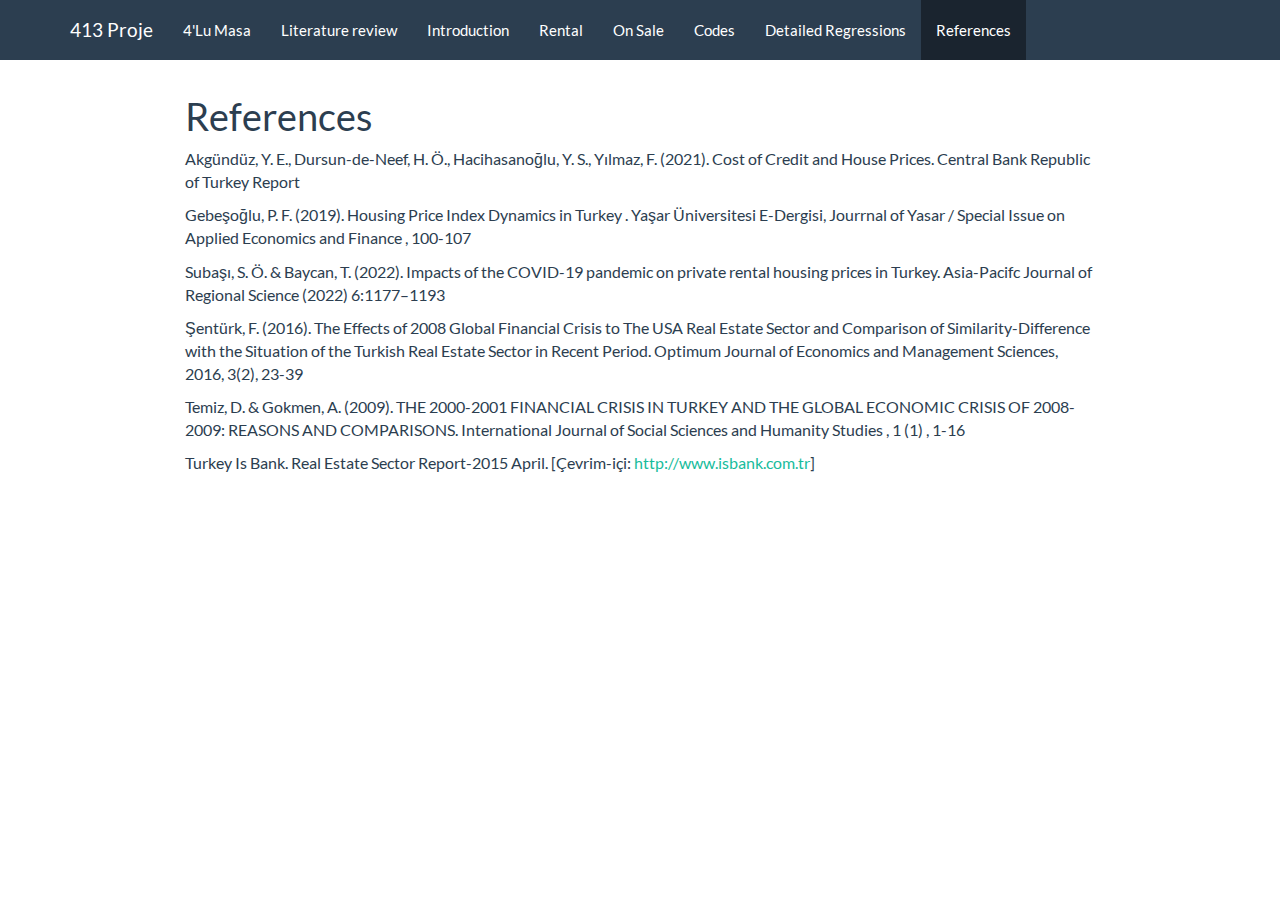
<file: references.html>
<!DOCTYPE html>

<html>

<head>

<meta charset="utf-8" />
<meta name="generator" content="pandoc" />
<meta http-equiv="X-UA-Compatible" content="IE=EDGE" />




<title>References</title>

<script src="site_libs/header-attrs-2.20/header-attrs.js"></script>
<script src="site_libs/jquery-3.6.0/jquery-3.6.0.min.js"></script>
<meta name="viewport" content="width=device-width, initial-scale=1" />
<link href="site_libs/bootstrap-3.3.5/css/flatly.min.css" rel="stylesheet" />
<script src="site_libs/bootstrap-3.3.5/js/bootstrap.min.js"></script>
<script src="site_libs/bootstrap-3.3.5/shim/html5shiv.min.js"></script>
<script src="site_libs/bootstrap-3.3.5/shim/respond.min.js"></script>
<style>h1 {font-size: 34px;}
       h1.title {font-size: 38px;}
       h2 {font-size: 30px;}
       h3 {font-size: 24px;}
       h4 {font-size: 18px;}
       h5 {font-size: 16px;}
       h6 {font-size: 12px;}
       code {color: inherit; background-color: rgba(0, 0, 0, 0.04);}
       pre:not([class]) { background-color: white }</style>
<script src="site_libs/navigation-1.1/tabsets.js"></script>
<link href="site_libs/highlightjs-9.12.0/default.css" rel="stylesheet" />
<script src="site_libs/highlightjs-9.12.0/highlight.js"></script>

<style type="text/css">
  code{white-space: pre-wrap;}
  span.smallcaps{font-variant: small-caps;}
  span.underline{text-decoration: underline;}
  div.column{display: inline-block; vertical-align: top; width: 50%;}
  div.hanging-indent{margin-left: 1.5em; text-indent: -1.5em;}
  ul.task-list{list-style: none;}
    </style>

<style type="text/css">code{white-space: pre;}</style>
<script type="text/javascript">
if (window.hljs) {
  hljs.configure({languages: []});
  hljs.initHighlightingOnLoad();
  if (document.readyState && document.readyState === "complete") {
    window.setTimeout(function() { hljs.initHighlighting(); }, 0);
  }
}
</script>









<style type = "text/css">
.main-container {
  max-width: 940px;
  margin-left: auto;
  margin-right: auto;
}
img {
  max-width:100%;
}
.tabbed-pane {
  padding-top: 12px;
}
.html-widget {
  margin-bottom: 20px;
}
button.code-folding-btn:focus {
  outline: none;
}
summary {
  display: list-item;
}
details > summary > p:only-child {
  display: inline;
}
pre code {
  padding: 0;
}
</style>


<style type="text/css">
.dropdown-submenu {
  position: relative;
}
.dropdown-submenu>.dropdown-menu {
  top: 0;
  left: 100%;
  margin-top: -6px;
  margin-left: -1px;
  border-radius: 0 6px 6px 6px;
}
.dropdown-submenu:hover>.dropdown-menu {
  display: block;
}
.dropdown-submenu>a:after {
  display: block;
  content: " ";
  float: right;
  width: 0;
  height: 0;
  border-color: transparent;
  border-style: solid;
  border-width: 5px 0 5px 5px;
  border-left-color: #cccccc;
  margin-top: 5px;
  margin-right: -10px;
}
.dropdown-submenu:hover>a:after {
  border-left-color: #adb5bd;
}
.dropdown-submenu.pull-left {
  float: none;
}
.dropdown-submenu.pull-left>.dropdown-menu {
  left: -100%;
  margin-left: 10px;
  border-radius: 6px 0 6px 6px;
}
</style>

<script type="text/javascript">
// manage active state of menu based on current page
$(document).ready(function () {
  // active menu anchor
  href = window.location.pathname
  href = href.substr(href.lastIndexOf('/') + 1)
  if (href === "")
    href = "index.html";
  var menuAnchor = $('a[href="' + href + '"]');

  // mark the anchor link active (and if it's in a dropdown, also mark that active)
  var dropdown = menuAnchor.closest('li.dropdown');
  if (window.bootstrap) { // Bootstrap 4+
    menuAnchor.addClass('active');
    dropdown.find('> .dropdown-toggle').addClass('active');
  } else { // Bootstrap 3
    menuAnchor.parent().addClass('active');
    dropdown.addClass('active');
  }

  // Navbar adjustments
  var navHeight = $(".navbar").first().height() + 15;
  var style = document.createElement('style');
  var pt = "padding-top: " + navHeight + "px; ";
  var mt = "margin-top: -" + navHeight + "px; ";
  var css = "";
  // offset scroll position for anchor links (for fixed navbar)
  for (var i = 1; i <= 6; i++) {
    css += ".section h" + i + "{ " + pt + mt + "}\n";
  }
  style.innerHTML = "body {" + pt + "padding-bottom: 40px; }\n" + css;
  document.head.appendChild(style);
});
</script>

<!-- tabsets -->

<style type="text/css">
.tabset-dropdown > .nav-tabs {
  display: inline-table;
  max-height: 500px;
  min-height: 44px;
  overflow-y: auto;
  border: 1px solid #ddd;
  border-radius: 4px;
}

.tabset-dropdown > .nav-tabs > li.active:before, .tabset-dropdown > .nav-tabs.nav-tabs-open:before {
  content: "\e259";
  font-family: 'Glyphicons Halflings';
  display: inline-block;
  padding: 10px;
  border-right: 1px solid #ddd;
}

.tabset-dropdown > .nav-tabs.nav-tabs-open > li.active:before {
  content: "\e258";
  font-family: 'Glyphicons Halflings';
  border: none;
}

.tabset-dropdown > .nav-tabs > li.active {
  display: block;
}

.tabset-dropdown > .nav-tabs > li > a,
.tabset-dropdown > .nav-tabs > li > a:focus,
.tabset-dropdown > .nav-tabs > li > a:hover {
  border: none;
  display: inline-block;
  border-radius: 4px;
  background-color: transparent;
}

.tabset-dropdown > .nav-tabs.nav-tabs-open > li {
  display: block;
  float: none;
}

.tabset-dropdown > .nav-tabs > li {
  display: none;
}
</style>

<!-- code folding -->




</head>

<body>


<div class="container-fluid main-container">




<div class="navbar navbar-default  navbar-fixed-top" role="navigation">
  <div class="container">
    <div class="navbar-header">
      <button type="button" class="navbar-toggle collapsed" data-toggle="collapse" data-bs-toggle="collapse" data-target="#navbar" data-bs-target="#navbar">
        <span class="icon-bar"></span>
        <span class="icon-bar"></span>
        <span class="icon-bar"></span>
      </button>
      <a class="navbar-brand" href="index.html">413 Proje</a>
    </div>
    <div id="navbar" class="navbar-collapse collapse">
      <ul class="nav navbar-nav">
        <li>
  <a href="index.html">4'Lu Masa</a>
</li>
<li>
  <a href="index1.html">Literature review</a>
</li>
<li>
  <a href="about.html">Introduction</a>
</li>
<li>
  <a href="p3.html">Rental</a>
</li>
<li>
  <a href="p4.html">On Sale</a>
</li>
<li>
  <a href="codes.html">Codes</a>
</li>
<li>
  <a href="Detailed_Regresions.html">Detailed Regressions</a>
</li>
<li>
  <a href="references.html">References</a>
</li>
      </ul>
      <ul class="nav navbar-nav navbar-right">
        
      </ul>
    </div><!--/.nav-collapse -->
  </div><!--/.container -->
</div><!--/.navbar -->

<div id="header">



<h1 class="title toc-ignore">References</h1>

</div>


<p><font size="3"> Akgündüz, Y. E., Dursun-de-Neef, H. Ö.,
Hacihasanoğlu, Y. S., Yılmaz, F. (2021). Cost of Credit and House
Prices. Central Bank Republic of Turkey Report</p>
<p>Gebeşoğlu, P. F. (2019). Housing Price Index Dynamics in Turkey .
Yaşar Üniversitesi E-Dergisi, Jourrnal of Yasar / Special Issue on
Applied Economics and Finance , 100-107</p>
<p>Subaşı, S. Ö. &amp; Baycan, T. (2022). Impacts of the COVID-19
pandemic on private rental housing prices in Turkey. Asia-Pacifc Journal
of Regional Science (2022) 6:1177–1193</p>
<p>Şentürk, F. (2016). The Effects of 2008 Global Financial Crisis to
The USA Real Estate Sector and Comparison of Similarity-Difference with
the Situation of the Turkish Real Estate Sector in Recent Period.
Optimum Journal of Economics and Management Sciences, 2016, 3(2),
23-39</p>
<p>Temiz, D. &amp; Gokmen, A. (2009). THE 2000-2001 FINANCIAL CRISIS IN
TURKEY AND THE GLOBAL ECONOMIC CRISIS OF 2008-2009: REASONS AND
COMPARISONS. International Journal of Social Sciences and Humanity
Studies , 1 (1) , 1-16</p>
<p>Turkey Is Bank. Real Estate Sector Report-2015 April. [Çevrim-içi: <a
href="http://www.isbank.com.tr"
class="uri">http://www.isbank.com.tr</a>]</font></p>




</div>

<script>

// add bootstrap table styles to pandoc tables
function bootstrapStylePandocTables() {
  $('tr.odd').parent('tbody').parent('table').addClass('table table-condensed');
}
$(document).ready(function () {
  bootstrapStylePandocTables();
});


</script>

<!-- tabsets -->

<script>
$(document).ready(function () {
  window.buildTabsets("TOC");
});

$(document).ready(function () {
  $('.tabset-dropdown > .nav-tabs > li').click(function () {
    $(this).parent().toggleClass('nav-tabs-open');
  });
});
</script>

<!-- code folding -->


<!-- dynamically load mathjax for compatibility with self-contained -->
<script>
  (function () {
    var script = document.createElement("script");
    script.type = "text/javascript";
    script.src  = "https://mathjax.rstudio.com/latest/MathJax.js?config=TeX-AMS-MML_HTMLorMML";
    document.getElementsByTagName("head")[0].appendChild(script);
  })();
</script>

</body>
</html>
</file>
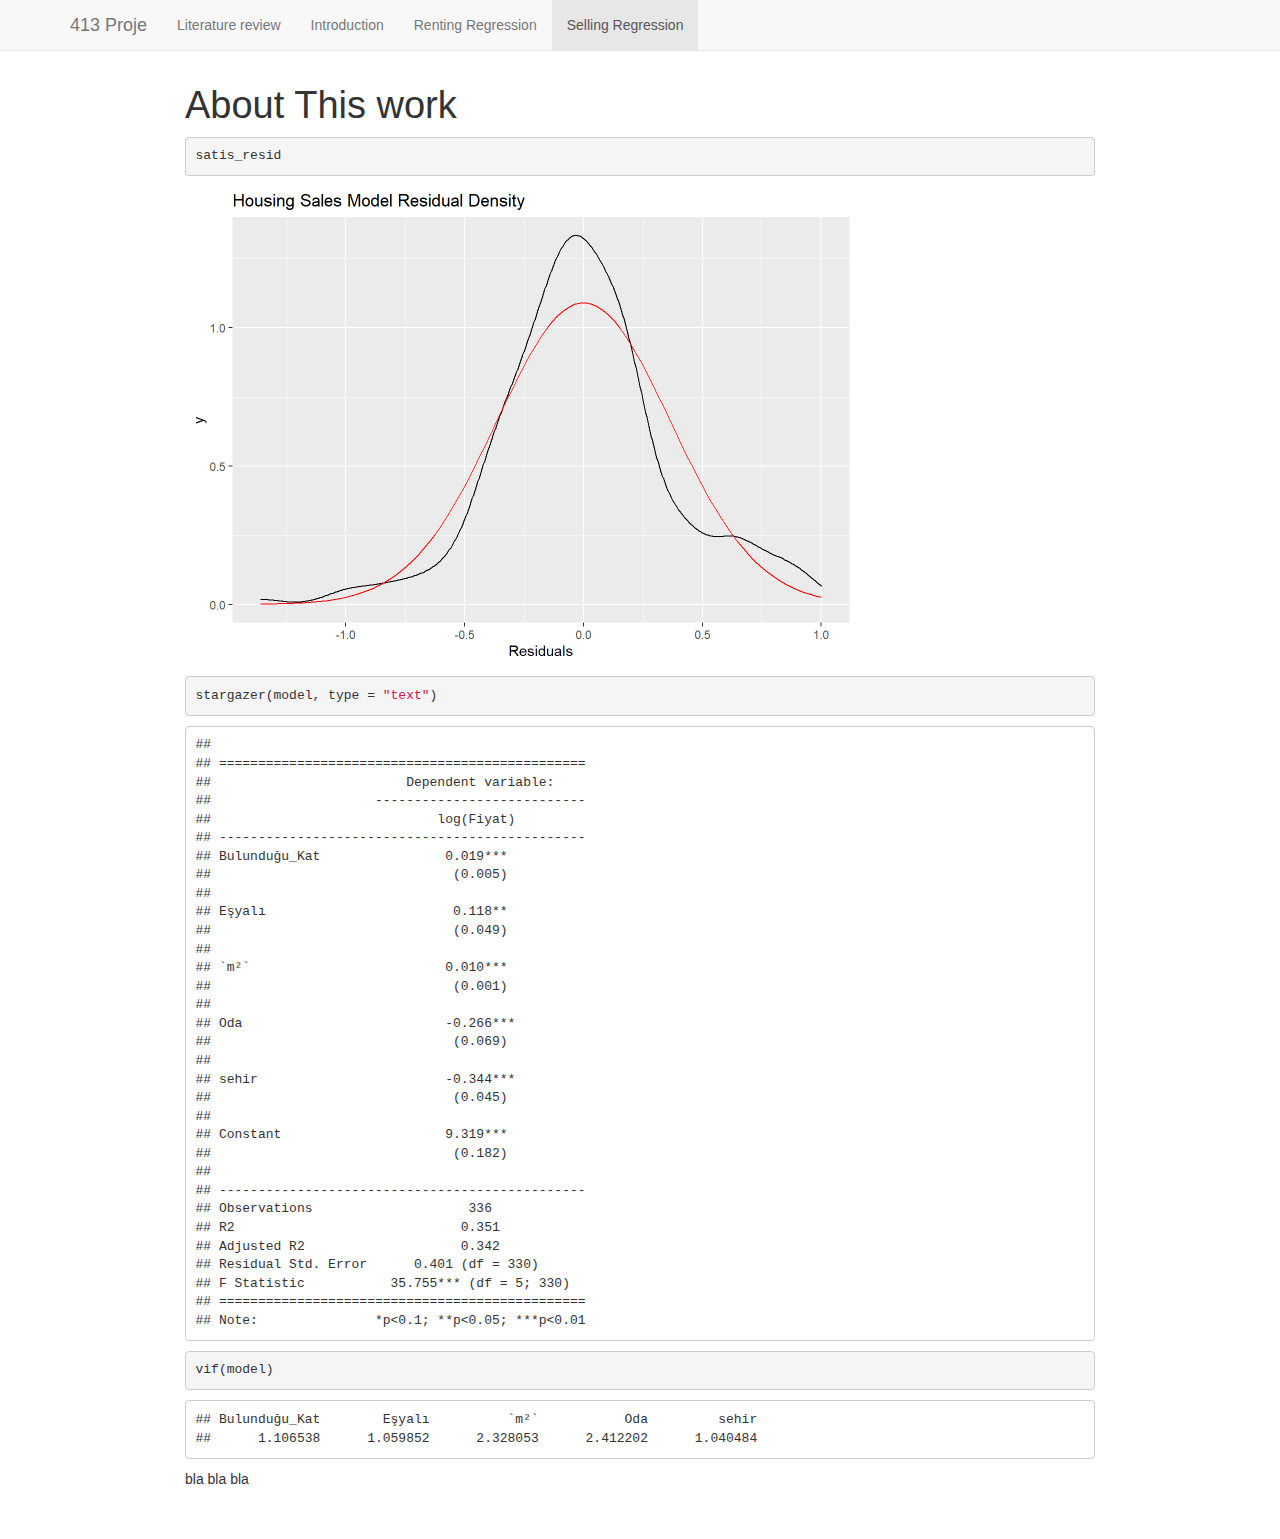
<file: docs/p4.html>
<!DOCTYPE html>

<html>

<head>

<meta charset="utf-8" />
<meta name="generator" content="pandoc" />
<meta http-equiv="X-UA-Compatible" content="IE=EDGE" />




<title>About This work</title>

<script src="site_libs/header-attrs-2.19.2/header-attrs.js"></script>
<script src="site_libs/jquery-3.6.0/jquery-3.6.0.min.js"></script>
<meta name="viewport" content="width=device-width, initial-scale=1" />
<link href="site_libs/bootstrap-3.3.5/css/bootstrap.min.css" rel="stylesheet" />
<script src="site_libs/bootstrap-3.3.5/js/bootstrap.min.js"></script>
<script src="site_libs/bootstrap-3.3.5/shim/html5shiv.min.js"></script>
<script src="site_libs/bootstrap-3.3.5/shim/respond.min.js"></script>
<style>h1 {font-size: 34px;}
       h1.title {font-size: 38px;}
       h2 {font-size: 30px;}
       h3 {font-size: 24px;}
       h4 {font-size: 18px;}
       h5 {font-size: 16px;}
       h6 {font-size: 12px;}
       code {color: inherit; background-color: rgba(0, 0, 0, 0.04);}
       pre:not([class]) { background-color: white }</style>
<script src="site_libs/navigation-1.1/tabsets.js"></script>
<link href="site_libs/highlightjs-9.12.0/default.css" rel="stylesheet" />
<script src="site_libs/highlightjs-9.12.0/highlight.js"></script>

<style type="text/css">
  code{white-space: pre-wrap;}
  span.smallcaps{font-variant: small-caps;}
  span.underline{text-decoration: underline;}
  div.column{display: inline-block; vertical-align: top; width: 50%;}
  div.hanging-indent{margin-left: 1.5em; text-indent: -1.5em;}
  ul.task-list{list-style: none;}
    </style>

<style type="text/css">code{white-space: pre;}</style>
<script type="text/javascript">
if (window.hljs) {
  hljs.configure({languages: []});
  hljs.initHighlightingOnLoad();
  if (document.readyState && document.readyState === "complete") {
    window.setTimeout(function() { hljs.initHighlighting(); }, 0);
  }
}
</script>









<style type = "text/css">
.main-container {
  max-width: 940px;
  margin-left: auto;
  margin-right: auto;
}
img {
  max-width:100%;
}
.tabbed-pane {
  padding-top: 12px;
}
.html-widget {
  margin-bottom: 20px;
}
button.code-folding-btn:focus {
  outline: none;
}
summary {
  display: list-item;
}
details > summary > p:only-child {
  display: inline;
}
pre code {
  padding: 0;
}
</style>


<style type="text/css">
.dropdown-submenu {
  position: relative;
}
.dropdown-submenu>.dropdown-menu {
  top: 0;
  left: 100%;
  margin-top: -6px;
  margin-left: -1px;
  border-radius: 0 6px 6px 6px;
}
.dropdown-submenu:hover>.dropdown-menu {
  display: block;
}
.dropdown-submenu>a:after {
  display: block;
  content: " ";
  float: right;
  width: 0;
  height: 0;
  border-color: transparent;
  border-style: solid;
  border-width: 5px 0 5px 5px;
  border-left-color: #cccccc;
  margin-top: 5px;
  margin-right: -10px;
}
.dropdown-submenu:hover>a:after {
  border-left-color: #adb5bd;
}
.dropdown-submenu.pull-left {
  float: none;
}
.dropdown-submenu.pull-left>.dropdown-menu {
  left: -100%;
  margin-left: 10px;
  border-radius: 6px 0 6px 6px;
}
</style>

<script type="text/javascript">
// manage active state of menu based on current page
$(document).ready(function () {
  // active menu anchor
  href = window.location.pathname
  href = href.substr(href.lastIndexOf('/') + 1)
  if (href === "")
    href = "index.html";
  var menuAnchor = $('a[href="' + href + '"]');

  // mark the anchor link active (and if it's in a dropdown, also mark that active)
  var dropdown = menuAnchor.closest('li.dropdown');
  if (window.bootstrap) { // Bootstrap 4+
    menuAnchor.addClass('active');
    dropdown.find('> .dropdown-toggle').addClass('active');
  } else { // Bootstrap 3
    menuAnchor.parent().addClass('active');
    dropdown.addClass('active');
  }

  // Navbar adjustments
  var navHeight = $(".navbar").first().height() + 15;
  var style = document.createElement('style');
  var pt = "padding-top: " + navHeight + "px; ";
  var mt = "margin-top: -" + navHeight + "px; ";
  var css = "";
  // offset scroll position for anchor links (for fixed navbar)
  for (var i = 1; i <= 6; i++) {
    css += ".section h" + i + "{ " + pt + mt + "}\n";
  }
  style.innerHTML = "body {" + pt + "padding-bottom: 40px; }\n" + css;
  document.head.appendChild(style);
});
</script>

<!-- tabsets -->

<style type="text/css">
.tabset-dropdown > .nav-tabs {
  display: inline-table;
  max-height: 500px;
  min-height: 44px;
  overflow-y: auto;
  border: 1px solid #ddd;
  border-radius: 4px;
}

.tabset-dropdown > .nav-tabs > li.active:before, .tabset-dropdown > .nav-tabs.nav-tabs-open:before {
  content: "\e259";
  font-family: 'Glyphicons Halflings';
  display: inline-block;
  padding: 10px;
  border-right: 1px solid #ddd;
}

.tabset-dropdown > .nav-tabs.nav-tabs-open > li.active:before {
  content: "\e258";
  font-family: 'Glyphicons Halflings';
  border: none;
}

.tabset-dropdown > .nav-tabs > li.active {
  display: block;
}

.tabset-dropdown > .nav-tabs > li > a,
.tabset-dropdown > .nav-tabs > li > a:focus,
.tabset-dropdown > .nav-tabs > li > a:hover {
  border: none;
  display: inline-block;
  border-radius: 4px;
  background-color: transparent;
}

.tabset-dropdown > .nav-tabs.nav-tabs-open > li {
  display: block;
  float: none;
}

.tabset-dropdown > .nav-tabs > li {
  display: none;
}
</style>

<!-- code folding -->




</head>

<body>


<div class="container-fluid main-container">




<div class="navbar navbar-default  navbar-fixed-top" role="navigation">
  <div class="container">
    <div class="navbar-header">
      <button type="button" class="navbar-toggle collapsed" data-toggle="collapse" data-bs-toggle="collapse" data-target="#navbar" data-bs-target="#navbar">
        <span class="icon-bar"></span>
        <span class="icon-bar"></span>
        <span class="icon-bar"></span>
      </button>
      <a class="navbar-brand" href="index.html">413 Proje</a>
    </div>
    <div id="navbar" class="navbar-collapse collapse">
      <ul class="nav navbar-nav">
        <li>
  <a href="about.html">Literature review</a>
</li>
<li>
  <a href="index.html">Introduction</a>
</li>
<li>
  <a href="p3.html">Renting Regression</a>
</li>
<li>
  <a href="p4.html">Selling Regression</a>
</li>
      </ul>
      <ul class="nav navbar-nav navbar-right">
        
      </ul>
    </div><!--/.nav-collapse -->
  </div><!--/.container -->
</div><!--/.navbar -->

<div id="header">



<h1 class="title toc-ignore">About This work</h1>

</div>


<pre class="r"><code>satis_resid</code></pre>
<p><img src="p4_files/figure-html/unnamed-chunk-4-1.png" width="672" /></p>
<pre class="r"><code>stargazer(model, type = &quot;text&quot;)</code></pre>
<pre><code>## 
## ===============================================
##                         Dependent variable:    
##                     ---------------------------
##                             log(Fiyat)         
## -----------------------------------------------
## Bulunduğu_Kat                0.019***          
##                               (0.005)          
##                                                
## Eşyalı                        0.118**          
##                               (0.049)          
##                                                
## `m²`                         0.010***          
##                               (0.001)          
##                                                
## Oda                          -0.266***         
##                               (0.069)          
##                                                
## sehir                        -0.344***         
##                               (0.045)          
##                                                
## Constant                     9.319***          
##                               (0.182)          
##                                                
## -----------------------------------------------
## Observations                    336            
## R2                             0.351           
## Adjusted R2                    0.342           
## Residual Std. Error      0.401 (df = 330)      
## F Statistic           35.755*** (df = 5; 330)  
## ===============================================
## Note:               *p&lt;0.1; **p&lt;0.05; ***p&lt;0.01</code></pre>
<pre class="r"><code>vif(model)</code></pre>
<pre><code>## Bulunduğu_Kat        Eşyalı          `m²`           Oda         sehir 
##      1.106538      1.059852      2.328053      2.412202      1.040484</code></pre>
<p>bla bla bla</p>




</div>

<script>

// add bootstrap table styles to pandoc tables
function bootstrapStylePandocTables() {
  $('tr.odd').parent('tbody').parent('table').addClass('table table-condensed');
}
$(document).ready(function () {
  bootstrapStylePandocTables();
});


</script>

<!-- tabsets -->

<script>
$(document).ready(function () {
  window.buildTabsets("TOC");
});

$(document).ready(function () {
  $('.tabset-dropdown > .nav-tabs > li').click(function () {
    $(this).parent().toggleClass('nav-tabs-open');
  });
});
</script>

<!-- code folding -->


<!-- dynamically load mathjax for compatibility with self-contained -->
<script>
  (function () {
    var script = document.createElement("script");
    script.type = "text/javascript";
    script.src  = "https://mathjax.rstudio.com/latest/MathJax.js?config=TeX-AMS-MML_HTMLorMML";
    document.getElementsByTagName("head")[0].appendChild(script);
  })();
</script>

</body>
</html>
</file>
<file: site_libs/highlightjs-9.12.0/default.css>
.hljs-literal {
  color: #990073;
}

.hljs-number {
  color: #099;
}

.hljs-comment {
  color: #998;
  font-style: italic;
}

.hljs-keyword {
  color: #900;
  font-weight: bold;
}

.hljs-string {
  color: #d14;
}
</file>
<file: docs/site_libs/highlightjs-9.12.0/default.css>
.hljs-literal {
  color: #990073;
}

.hljs-number {
  color: #099;
}

.hljs-comment {
  color: #998;
  font-style: italic;
}

.hljs-keyword {
  color: #900;
  font-weight: bold;
}

.hljs-string {
  color: #d14;
}
</file>
<file: site_libs/bootstrap-3.3.5/css/flatly.min.css>
@font-face {
  font-family: 'Lato';
  font-style: normal;
  font-weight: 400;
  src: url(fonts/Lato.ttf) format('truetype');
}
@font-face {
  font-family: 'Lato';
  font-style: normal;
  font-weight: 700;
  src: url(fonts/LatoBold.ttf) format('truetype');
}
@font-face {
  font-family: 'Lato';
  font-style: italic;
  font-weight: 400;
  src: url(fonts/LatoItalic.ttf) format('truetype');
}

/*!
 * bootswatch v3.3.6
 * Homepage: http://bootswatch.com
 * Copyright 2012-2015 Thomas Park
 * Licensed under MIT
 * Based on Bootstrap
*//*!
 * Bootstrap v3.3.6 (http://getbootstrap.com)
 * Copyright 2011-2015 Twitter, Inc.
 * Licensed under MIT (https://github.com/twbs/bootstrap/blob/master/LICENSE)
 *//*! normalize.css v3.0.3 | MIT License | github.com/necolas/normalize.css */html{font-family:sans-serif;-ms-text-size-adjust:100%;-webkit-text-size-adjust:100%}body{margin:0}article,aside,details,figcaption,figure,footer,header,hgroup,main,menu,nav,section,summary{display:block}audio,canvas,progress,video{display:inline-block;vertical-align:baseline}audio:not([controls]){display:none;height:0}[hidden],template{display:none}a{background-color:transparent}a:active,a:hover{outline:0}abbr[title]{border-bottom:1px dotted}b,strong{font-weight:bold}dfn{font-style:italic}h1{font-size:2em;margin:0.67em 0}mark{background:#ff0;color:#000}small{font-size:80%}sub,sup{font-size:75%;line-height:0;position:relative;vertical-align:baseline}sup{top:-0.5em}sub{bottom:-0.25em}img{border:0}svg:not(:root){overflow:hidden}figure{margin:1em 40px}hr{-webkit-box-sizing:content-box;-moz-box-sizing:content-box;box-sizing:content-box;height:0}pre{overflow:auto}code,kbd,pre,samp{font-family:monospace, monospace;font-size:1em}button,input,optgroup,select,textarea{color:inherit;font:inherit;margin:0}button{overflow:visible}button,select{text-transform:none}button,html input[type="button"],input[type="reset"],input[type="submit"]{-webkit-appearance:button;cursor:pointer}button[disabled],html input[disabled]{cursor:default}button::-moz-focus-inner,input::-moz-focus-inner{border:0;padding:0}input{line-height:normal}input[type="checkbox"],input[type="radio"]{-webkit-box-sizing:border-box;-moz-box-sizing:border-box;box-sizing:border-box;padding:0}input[type="number"]::-webkit-inner-spin-button,input[type="number"]::-webkit-outer-spin-button{height:auto}input[type="search"]{-webkit-appearance:textfield;-webkit-box-sizing:content-box;-moz-box-sizing:content-box;box-sizing:content-box}input[type="search"]::-webkit-search-cancel-button,input[type="search"]::-webkit-search-decoration{-webkit-appearance:none}fieldset{border:1px solid #c0c0c0;margin:0 2px;padding:0.35em 0.625em 0.75em}legend{border:0;padding:0}textarea{overflow:auto}optgroup{font-weight:bold}table{border-collapse:collapse;border-spacing:0}td,th{padding:0}/*! Source: https://github.com/h5bp/html5-boilerplate/blob/master/src/css/main.css */@media print{*,*:before,*:after{background:transparent !important;color:#000 !important;-webkit-box-shadow:none !important;box-shadow:none !important;text-shadow:none !important}a,a:visited{text-decoration:underline}a[href]:after{content:" (" attr(href) ")"}abbr[title]:after{content:" (" attr(title) ")"}a[href^="#"]:after,a[href^="javascript:"]:after{content:""}pre,blockquote{border:1px solid #999;page-break-inside:avoid}thead{display:table-header-group}tr,img{page-break-inside:avoid}img{max-width:100% !important}p,h2,h3{orphans:3;widows:3}h2,h3{page-break-after:avoid}.navbar{display:none}.btn>.caret,.dropup>.btn>.caret{border-top-color:#000 !important}.label{border:1px solid #000}.table{border-collapse:collapse !important}.table td,.table th{background-color:#fff !important}.table-bordered th,.table-bordered td{border:1px solid #ddd !important}}@font-face{font-family:'Glyphicons Halflings';src:url('../fonts/glyphicons-halflings-regular.eot');src:url('../fonts/glyphicons-halflings-regular.eot?#iefix') format('embedded-opentype'),url('../fonts/glyphicons-halflings-regular.woff') format('woff'),url('../fonts/glyphicons-halflings-regular.ttf') format('truetype'),url('../fonts/glyphicons-halflings-regular.svg#glyphicons_halflingsregular') format('svg')}.glyphicon{position:relative;top:1px;display:inline-block;font-family:'Glyphicons Halflings';font-style:normal;font-weight:normal;line-height:1;-webkit-font-smoothing:antialiased;-moz-osx-font-smoothing:grayscale}.glyphicon-asterisk:before{content:"\002a"}.glyphicon-plus:before{content:"\002b"}.glyphicon-euro:before,.glyphicon-eur:before{content:"\20ac"}.glyphicon-minus:before{content:"\2212"}.glyphicon-cloud:before{content:"\2601"}.glyphicon-envelope:before{content:"\2709"}.glyphicon-pencil:before{content:"\270f"}.glyphicon-glass:before{content:"\e001"}.glyphicon-music:before{content:"\e002"}.glyphicon-search:before{content:"\e003"}.glyphicon-heart:before{content:"\e005"}.glyphicon-star:before{content:"\e006"}.glyphicon-star-empty:before{content:"\e007"}.glyphicon-user:before{content:"\e008"}.glyphicon-film:before{content:"\e009"}.glyphicon-th-large:before{content:"\e010"}.glyphicon-th:before{content:"\e011"}.glyphicon-th-list:before{content:"\e012"}.glyphicon-ok:before{content:"\e013"}.glyphicon-remove:before{content:"\e014"}.glyphicon-zoom-in:before{content:"\e015"}.glyphicon-zoom-out:before{content:"\e016"}.glyphicon-off:before{content:"\e017"}.glyphicon-signal:before{content:"\e018"}.glyphicon-cog:before{content:"\e019"}.glyphicon-trash:before{content:"\e020"}.glyphicon-home:before{content:"\e021"}.glyphicon-file:before{content:"\e022"}.glyphicon-time:before{content:"\e023"}.glyphicon-road:before{content:"\e024"}.glyphicon-download-alt:before{content:"\e025"}.glyphicon-download:before{content:"\e026"}.glyphicon-upload:before{content:"\e027"}.glyphicon-inbox:before{content:"\e028"}.glyphicon-play-circle:before{content:"\e029"}.glyphicon-repeat:before{content:"\e030"}.glyphicon-refresh:before{content:"\e031"}.glyphicon-list-alt:before{content:"\e032"}.glyphicon-lock:before{content:"\e033"}.glyphicon-flag:before{content:"\e034"}.glyphicon-headphones:before{content:"\e035"}.glyphicon-volume-off:before{content:"\e036"}.glyphicon-volume-down:before{content:"\e037"}.glyphicon-volume-up:before{content:"\e038"}.glyphicon-qrcode:before{content:"\e039"}.glyphicon-barcode:before{content:"\e040"}.glyphicon-tag:before{content:"\e041"}.glyphicon-tags:before{content:"\e042"}.glyphicon-book:before{content:"\e043"}.glyphicon-bookmark:before{content:"\e044"}.glyphicon-print:before{content:"\e045"}.glyphicon-camera:before{content:"\e046"}.glyphicon-font:before{content:"\e047"}.glyphicon-bold:before{content:"\e048"}.glyphicon-italic:before{content:"\e049"}.glyphicon-text-height:before{content:"\e050"}.glyphicon-text-width:before{content:"\e051"}.glyphicon-align-left:before{content:"\e052"}.glyphicon-align-center:before{content:"\e053"}.glyphicon-align-right:before{content:"\e054"}.glyphicon-align-justify:before{content:"\e055"}.glyphicon-list:before{content:"\e056"}.glyphicon-indent-left:before{content:"\e057"}.glyphicon-indent-right:before{content:"\e058"}.glyphicon-facetime-video:before{content:"\e059"}.glyphicon-picture:before{content:"\e060"}.glyphicon-map-marker:before{content:"\e062"}.glyphicon-adjust:before{content:"\e063"}.glyphicon-tint:before{content:"\e064"}.glyphicon-edit:before{content:"\e065"}.glyphicon-share:before{content:"\e066"}.glyphicon-check:before{content:"\e067"}.glyphicon-move:before{content:"\e068"}.glyphicon-step-backward:before{content:"\e069"}.glyphicon-fast-backward:before{content:"\e070"}.glyphicon-backward:before{content:"\e071"}.glyphicon-play:before{content:"\e072"}.glyphicon-pause:before{content:"\e073"}.glyphicon-stop:before{content:"\e074"}.glyphicon-forward:before{content:"\e075"}.glyphicon-fast-forward:before{content:"\e076"}.glyphicon-step-forward:before{content:"\e077"}.glyphicon-eject:before{content:"\e078"}.glyphicon-chevron-left:before{content:"\e079"}.glyphicon-chevron-right:before{content:"\e080"}.glyphicon-plus-sign:before{content:"\e081"}.glyphicon-minus-sign:before{content:"\e082"}.glyphicon-remove-sign:before{content:"\e083"}.glyphicon-ok-sign:before{content:"\e084"}.glyphicon-question-sign:before{content:"\e085"}.glyphicon-info-sign:before{content:"\e086"}.glyphicon-screenshot:before{content:"\e087"}.glyphicon-remove-circle:before{content:"\e088"}.glyphicon-ok-circle:before{content:"\e089"}.glyphicon-ban-circle:before{content:"\e090"}.glyphicon-arrow-left:before{content:"\e091"}.glyphicon-arrow-right:before{content:"\e092"}.glyphicon-arrow-up:before{content:"\e093"}.glyphicon-arrow-down:before{content:"\e094"}.glyphicon-share-alt:before{content:"\e095"}.glyphicon-resize-full:before{content:"\e096"}.glyphicon-resize-small:before{content:"\e097"}.glyphicon-exclamation-sign:before{content:"\e101"}.glyphicon-gift:before{content:"\e102"}.glyphicon-leaf:before{content:"\e103"}.glyphicon-fire:before{content:"\e104"}.glyphicon-eye-open:before{content:"\e105"}.glyphicon-eye-close:before{content:"\e106"}.glyphicon-warning-sign:before{content:"\e107"}.glyphicon-plane:before{content:"\e108"}.glyphicon-calendar:before{content:"\e109"}.glyphicon-random:before{content:"\e110"}.glyphicon-comment:before{content:"\e111"}.glyphicon-magnet:before{content:"\e112"}.glyphicon-chevron-up:before{content:"\e113"}.glyphicon-chevron-down:before{content:"\e114"}.glyphicon-retweet:before{content:"\e115"}.glyphicon-shopping-cart:before{content:"\e116"}.glyphicon-folder-close:before{content:"\e117"}.glyphicon-folder-open:before{content:"\e118"}.glyphicon-resize-vertical:before{content:"\e119"}.glyphicon-resize-horizontal:before{content:"\e120"}.glyphicon-hdd:before{content:"\e121"}.glyphicon-bullhorn:before{content:"\e122"}.glyphicon-bell:before{content:"\e123"}.glyphicon-certificate:before{content:"\e124"}.glyphicon-thumbs-up:before{content:"\e125"}.glyphicon-thumbs-down:before{content:"\e126"}.glyphicon-hand-right:before{content:"\e127"}.glyphicon-hand-left:before{content:"\e128"}.glyphicon-hand-up:before{content:"\e129"}.glyphicon-hand-down:before{content:"\e130"}.glyphicon-circle-arrow-right:before{content:"\e131"}.glyphicon-circle-arrow-left:before{content:"\e132"}.glyphicon-circle-arrow-up:before{content:"\e133"}.glyphicon-circle-arrow-down:before{content:"\e134"}.glyphicon-globe:before{content:"\e135"}.glyphicon-wrench:before{content:"\e136"}.glyphicon-tasks:before{content:"\e137"}.glyphicon-filter:before{content:"\e138"}.glyphicon-briefcase:before{content:"\e139"}.glyphicon-fullscreen:before{content:"\e140"}.glyphicon-dashboard:before{content:"\e141"}.glyphicon-paperclip:before{content:"\e142"}.glyphicon-heart-empty:before{content:"\e143"}.glyphicon-link:before{content:"\e144"}.glyphicon-phone:before{content:"\e145"}.glyphicon-pushpin:before{content:"\e146"}.glyphicon-usd:before{content:"\e148"}.glyphicon-gbp:before{content:"\e149"}.glyphicon-sort:before{content:"\e150"}.glyphicon-sort-by-alphabet:before{content:"\e151"}.glyphicon-sort-by-alphabet-alt:before{content:"\e152"}.glyphicon-sort-by-order:before{content:"\e153"}.glyphicon-sort-by-order-alt:before{content:"\e154"}.glyphicon-sort-by-attributes:before{content:"\e155"}.glyphicon-sort-by-attributes-alt:before{content:"\e156"}.glyphicon-unchecked:before{content:"\e157"}.glyphicon-expand:before{content:"\e158"}.glyphicon-collapse-down:before{content:"\e159"}.glyphicon-collapse-up:before{content:"\e160"}.glyphicon-log-in:before{content:"\e161"}.glyphicon-flash:before{content:"\e162"}.glyphicon-log-out:before{content:"\e163"}.glyphicon-new-window:before{content:"\e164"}.glyphicon-record:before{content:"\e165"}.glyphicon-save:before{content:"\e166"}.glyphicon-open:before{content:"\e167"}.glyphicon-saved:before{content:"\e168"}.glyphicon-import:before{content:"\e169"}.glyphicon-export:before{content:"\e170"}.glyphicon-send:before{content:"\e171"}.glyphicon-floppy-disk:before{content:"\e172"}.glyphicon-floppy-saved:before{content:"\e173"}.glyphicon-floppy-remove:before{content:"\e174"}.glyphicon-floppy-save:before{content:"\e175"}.glyphicon-floppy-open:before{content:"\e176"}.glyphicon-credit-card:before{content:"\e177"}.glyphicon-transfer:before{content:"\e178"}.glyphicon-cutlery:before{content:"\e179"}.glyphicon-header:before{content:"\e180"}.glyphicon-compressed:before{content:"\e181"}.glyphicon-earphone:before{content:"\e182"}.glyphicon-phone-alt:before{content:"\e183"}.glyphicon-tower:before{content:"\e184"}.glyphicon-stats:before{content:"\e185"}.glyphicon-sd-video:before{content:"\e186"}.glyphicon-hd-video:before{content:"\e187"}.glyphicon-subtitles:before{content:"\e188"}.glyphicon-sound-stereo:before{content:"\e189"}.glyphicon-sound-dolby:before{content:"\e190"}.glyphicon-sound-5-1:before{content:"\e191"}.glyphicon-sound-6-1:before{content:"\e192"}.glyphicon-sound-7-1:before{content:"\e193"}.glyphicon-copyright-mark:before{content:"\e194"}.glyphicon-registration-mark:before{content:"\e195"}.glyphicon-cloud-download:before{content:"\e197"}.glyphicon-cloud-upload:before{content:"\e198"}.glyphicon-tree-conifer:before{content:"\e199"}.glyphicon-tree-deciduous:before{content:"\e200"}.glyphicon-cd:before{content:"\e201"}.glyphicon-save-file:before{content:"\e202"}.glyphicon-open-file:before{content:"\e203"}.glyphicon-level-up:before{content:"\e204"}.glyphicon-copy:before{content:"\e205"}.glyphicon-paste:before{content:"\e206"}.glyphicon-alert:before{content:"\e209"}.glyphicon-equalizer:before{content:"\e210"}.glyphicon-king:before{content:"\e211"}.glyphicon-queen:before{content:"\e212"}.glyphicon-pawn:before{content:"\e213"}.glyphicon-bishop:before{content:"\e214"}.glyphicon-knight:before{content:"\e215"}.glyphicon-baby-formula:before{content:"\e216"}.glyphicon-tent:before{content:"\26fa"}.glyphicon-blackboard:before{content:"\e218"}.glyphicon-bed:before{content:"\e219"}.glyphicon-apple:before{content:"\f8ff"}.glyphicon-erase:before{content:"\e221"}.glyphicon-hourglass:before{content:"\231b"}.glyphicon-lamp:before{content:"\e223"}.glyphicon-duplicate:before{content:"\e224"}.glyphicon-piggy-bank:before{content:"\e225"}.glyphicon-scissors:before{content:"\e226"}.glyphicon-bitcoin:before{content:"\e227"}.glyphicon-btc:before{content:"\e227"}.glyphicon-xbt:before{content:"\e227"}.glyphicon-yen:before{content:"\00a5"}.glyphicon-jpy:before{content:"\00a5"}.glyphicon-ruble:before{content:"\20bd"}.glyphicon-rub:before{content:"\20bd"}.glyphicon-scale:before{content:"\e230"}.glyphicon-ice-lolly:before{content:"\e231"}.glyphicon-ice-lolly-tasted:before{content:"\e232"}.glyphicon-education:before{content:"\e233"}.glyphicon-option-horizontal:before{content:"\e234"}.glyphicon-option-vertical:before{content:"\e235"}.glyphicon-menu-hamburger:before{content:"\e236"}.glyphicon-modal-window:before{content:"\e237"}.glyphicon-oil:before{content:"\e238"}.glyphicon-grain:before{content:"\e239"}.glyphicon-sunglasses:before{content:"\e240"}.glyphicon-text-size:before{content:"\e241"}.glyphicon-text-color:before{content:"\e242"}.glyphicon-text-background:before{content:"\e243"}.glyphicon-object-align-top:before{content:"\e244"}.glyphicon-object-align-bottom:before{content:"\e245"}.glyphicon-object-align-horizontal:before{content:"\e246"}.glyphicon-object-align-left:before{content:"\e247"}.glyphicon-object-align-vertical:before{content:"\e248"}.glyphicon-object-align-right:before{content:"\e249"}.glyphicon-triangle-right:before{content:"\e250"}.glyphicon-triangle-left:before{content:"\e251"}.glyphicon-triangle-bottom:before{content:"\e252"}.glyphicon-triangle-top:before{content:"\e253"}.glyphicon-console:before{content:"\e254"}.glyphicon-superscript:before{content:"\e255"}.glyphicon-subscript:before{content:"\e256"}.glyphicon-menu-left:before{content:"\e257"}.glyphicon-menu-right:before{content:"\e258"}.glyphicon-menu-down:before{content:"\e259"}.glyphicon-menu-up:before{content:"\e260"}*{-webkit-box-sizing:border-box;-moz-box-sizing:border-box;box-sizing:border-box}*:before,*:after{-webkit-box-sizing:border-box;-moz-box-sizing:border-box;box-sizing:border-box}html{font-size:10px;-webkit-tap-highlight-color:rgba(0,0,0,0)}body{font-family:"Lato","Helvetica Neue",Helvetica,Arial,sans-serif;font-size:15px;line-height:1.42857143;color:#2c3e50;background-color:#ffffff}input,button,select,textarea{font-family:inherit;font-size:inherit;line-height:inherit}a{color:#18bc9c;text-decoration:none}a:hover,a:focus{color:#18bc9c;text-decoration:underline}a:focus{outline:thin dotted;outline:5px auto -webkit-focus-ring-color;outline-offset:-2px}figure{margin:0}img{vertical-align:middle}.img-responsive,.thumbnail>img,.thumbnail a>img,.carousel-inner>.item>img,.carousel-inner>.item>a>img{display:block;max-width:100%;height:auto}.img-rounded{border-radius:6px}.img-thumbnail{padding:4px;line-height:1.42857143;background-color:#ffffff;border:1px solid #ecf0f1;border-radius:4px;-webkit-transition:all .2s ease-in-out;-o-transition:all .2s ease-in-out;transition:all .2s ease-in-out;display:inline-block;max-width:100%;height:auto}.img-circle{border-radius:50%}hr{margin-top:21px;margin-bottom:21px;border:0;border-top:1px solid #ecf0f1}.sr-only{position:absolute;width:1px;height:1px;margin:-1px;padding:0;overflow:hidden;clip:rect(0, 0, 0, 0);border:0}.sr-only-focusable:active,.sr-only-focusable:focus{position:static;width:auto;height:auto;margin:0;overflow:visible;clip:auto}[role="button"]{cursor:pointer}h1,h2,h3,h4,h5,h6,.h1,.h2,.h3,.h4,.h5,.h6{font-family:"Lato","Helvetica Neue",Helvetica,Arial,sans-serif;font-weight:400;line-height:1.1;color:inherit}h1 small,h2 small,h3 small,h4 small,h5 small,h6 small,.h1 small,.h2 small,.h3 small,.h4 small,.h5 small,.h6 small,h1 .small,h2 .small,h3 .small,h4 .small,h5 .small,h6 .small,.h1 .small,.h2 .small,.h3 .small,.h4 .small,.h5 .small,.h6 .small{font-weight:normal;line-height:1;color:#b4bcc2}h1,.h1,h2,.h2,h3,.h3{margin-top:21px;margin-bottom:10.5px}h1 small,.h1 small,h2 small,.h2 small,h3 small,.h3 small,h1 .small,.h1 .small,h2 .small,.h2 .small,h3 .small,.h3 .small{font-size:65%}h4,.h4,h5,.h5,h6,.h6{margin-top:10.5px;margin-bottom:10.5px}h4 small,.h4 small,h5 small,.h5 small,h6 small,.h6 small,h4 .small,.h4 .small,h5 .small,.h5 .small,h6 .small,.h6 .small{font-size:75%}h1,.h1{font-size:39px}h2,.h2{font-size:32px}h3,.h3{font-size:26px}h4,.h4{font-size:19px}h5,.h5{font-size:15px}h6,.h6{font-size:13px}p{margin:0 0 10.5px}.lead{margin-bottom:21px;font-size:17px;font-weight:300;line-height:1.4}@media (min-width:768px){.lead{font-size:22.5px}}small,.small{font-size:86%}mark,.mark{background-color:#f39c12;padding:.2em}.text-left{text-align:left}.text-right{text-align:right}.text-center{text-align:center}.text-justify{text-align:justify}.text-nowrap{white-space:nowrap}.text-lowercase{text-transform:lowercase}.text-uppercase{text-transform:uppercase}.text-capitalize{text-transform:capitalize}.text-muted{color:#b4bcc2}.text-primary{color:#2c3e50}a.text-primary:hover,a.text-primary:focus{color:#1a242f}.text-success{color:#ffffff}a.text-success:hover,a.text-success:focus{color:#e6e6e6}.text-info{color:#ffffff}a.text-info:hover,a.text-info:focus{color:#e6e6e6}.text-warning{color:#ffffff}a.text-warning:hover,a.text-warning:focus{color:#e6e6e6}.text-danger{color:#ffffff}a.text-danger:hover,a.text-danger:focus{color:#e6e6e6}.bg-primary{color:#fff;background-color:#2c3e50}a.bg-primary:hover,a.bg-primary:focus{background-color:#1a242f}.bg-success{background-color:#18bc9c}a.bg-success:hover,a.bg-success:focus{background-color:#128f76}.bg-info{background-color:#3498db}a.bg-info:hover,a.bg-info:focus{background-color:#217dbb}.bg-warning{background-color:#f39c12}a.bg-warning:hover,a.bg-warning:focus{background-color:#c87f0a}.bg-danger{background-color:#e74c3c}a.bg-danger:hover,a.bg-danger:focus{background-color:#d62c1a}.page-header{padding-bottom:9.5px;margin:42px 0 21px;border-bottom:1px solid transparent}ul,ol{margin-top:0;margin-bottom:10.5px}ul ul,ol ul,ul ol,ol ol{margin-bottom:0}.list-unstyled{padding-left:0;list-style:none}.list-inline{padding-left:0;list-style:none;margin-left:-5px}.list-inline>li{display:inline-block;padding-left:5px;padding-right:5px}dl{margin-top:0;margin-bottom:21px}dt,dd{line-height:1.42857143}dt{font-weight:bold}dd{margin-left:0}@media (min-width:768px){.dl-horizontal dt{float:left;width:160px;clear:left;text-align:right;overflow:hidden;text-overflow:ellipsis;white-space:nowrap}.dl-horizontal dd{margin-left:180px}}abbr[title],abbr[data-original-title]{cursor:help;border-bottom:1px dotted #b4bcc2}.initialism{font-size:90%;text-transform:uppercase}blockquote{padding:10.5px 21px;margin:0 0 21px;font-size:18.75px;border-left:5px solid #ecf0f1}blockquote p:last-child,blockquote ul:last-child,blockquote ol:last-child{margin-bottom:0}blockquote footer,blockquote small,blockquote .small{display:block;font-size:80%;line-height:1.42857143;color:#b4bcc2}blockquote footer:before,blockquote small:before,blockquote .small:before{content:'\2014 \00A0'}.blockquote-reverse,blockquote.pull-right{padding-right:15px;padding-left:0;border-right:5px solid #ecf0f1;border-left:0;text-align:right}.blockquote-reverse footer:before,blockquote.pull-right footer:before,.blockquote-reverse small:before,blockquote.pull-right small:before,.blockquote-reverse .small:before,blockquote.pull-right .small:before{content:''}.blockquote-reverse footer:after,blockquote.pull-right footer:after,.blockquote-reverse small:after,blockquote.pull-right small:after,.blockquote-reverse .small:after,blockquote.pull-right .small:after{content:'\00A0 \2014'}address{margin-bottom:21px;font-style:normal;line-height:1.42857143}code,kbd,pre,samp{font-family:monospace}code{padding:2px 4px;font-size:90%;color:#c7254e;background-color:#f9f2f4;border-radius:4px}kbd{padding:2px 4px;font-size:90%;color:#ffffff;background-color:#333333;border-radius:3px;-webkit-box-shadow:inset 0 -1px 0 rgba(0,0,0,0.25);box-shadow:inset 0 -1px 0 rgba(0,0,0,0.25)}kbd kbd{padding:0;font-size:100%;font-weight:bold;-webkit-box-shadow:none;box-shadow:none}pre{display:block;padding:10px;margin:0 0 10.5px;font-size:14px;line-height:1.42857143;word-break:break-all;word-wrap:break-word;color:#7b8a8b;background-color:#ecf0f1;border:1px solid #cccccc;border-radius:4px}pre code{padding:0;font-size:inherit;color:inherit;white-space:pre-wrap;background-color:transparent;border-radius:0}.pre-scrollable{max-height:340px;overflow-y:scroll}.container{margin-right:auto;margin-left:auto;padding-left:15px;padding-right:15px}@media (min-width:768px){.container{width:750px}}@media (min-width:992px){.container{width:970px}}@media (min-width:1200px){.container{width:1170px}}.container-fluid{margin-right:auto;margin-left:auto;padding-left:15px;padding-right:15px}.row{margin-left:-15px;margin-right:-15px}.col-xs-1,.col-sm-1,.col-md-1,.col-lg-1,.col-xs-2,.col-sm-2,.col-md-2,.col-lg-2,.col-xs-3,.col-sm-3,.col-md-3,.col-lg-3,.col-xs-4,.col-sm-4,.col-md-4,.col-lg-4,.col-xs-5,.col-sm-5,.col-md-5,.col-lg-5,.col-xs-6,.col-sm-6,.col-md-6,.col-lg-6,.col-xs-7,.col-sm-7,.col-md-7,.col-lg-7,.col-xs-8,.col-sm-8,.col-md-8,.col-lg-8,.col-xs-9,.col-sm-9,.col-md-9,.col-lg-9,.col-xs-10,.col-sm-10,.col-md-10,.col-lg-10,.col-xs-11,.col-sm-11,.col-md-11,.col-lg-11,.col-xs-12,.col-sm-12,.col-md-12,.col-lg-12{position:relative;min-height:1px;padding-left:15px;padding-right:15px}.col-xs-1,.col-xs-2,.col-xs-3,.col-xs-4,.col-xs-5,.col-xs-6,.col-xs-7,.col-xs-8,.col-xs-9,.col-xs-10,.col-xs-11,.col-xs-12{float:left}.col-xs-12{width:100%}.col-xs-11{width:91.66666667%}.col-xs-10{width:83.33333333%}.col-xs-9{width:75%}.col-xs-8{width:66.66666667%}.col-xs-7{width:58.33333333%}.col-xs-6{width:50%}.col-xs-5{width:41.66666667%}.col-xs-4{width:33.33333333%}.col-xs-3{width:25%}.col-xs-2{width:16.66666667%}.col-xs-1{width:8.33333333%}.col-xs-pull-12{right:100%}.col-xs-pull-11{right:91.66666667%}.col-xs-pull-10{right:83.33333333%}.col-xs-pull-9{right:75%}.col-xs-pull-8{right:66.66666667%}.col-xs-pull-7{right:58.33333333%}.col-xs-pull-6{right:50%}.col-xs-pull-5{right:41.66666667%}.col-xs-pull-4{right:33.33333333%}.col-xs-pull-3{right:25%}.col-xs-pull-2{right:16.66666667%}.col-xs-pull-1{right:8.33333333%}.col-xs-pull-0{right:auto}.col-xs-push-12{left:100%}.col-xs-push-11{left:91.66666667%}.col-xs-push-10{left:83.33333333%}.col-xs-push-9{left:75%}.col-xs-push-8{left:66.66666667%}.col-xs-push-7{left:58.33333333%}.col-xs-push-6{left:50%}.col-xs-push-5{left:41.66666667%}.col-xs-push-4{left:33.33333333%}.col-xs-push-3{left:25%}.col-xs-push-2{left:16.66666667%}.col-xs-push-1{left:8.33333333%}.col-xs-push-0{left:auto}.col-xs-offset-12{margin-left:100%}.col-xs-offset-11{margin-left:91.66666667%}.col-xs-offset-10{margin-left:83.33333333%}.col-xs-offset-9{margin-left:75%}.col-xs-offset-8{margin-left:66.66666667%}.col-xs-offset-7{margin-left:58.33333333%}.col-xs-offset-6{margin-left:50%}.col-xs-offset-5{margin-left:41.66666667%}.col-xs-offset-4{margin-left:33.33333333%}.col-xs-offset-3{margin-left:25%}.col-xs-offset-2{margin-left:16.66666667%}.col-xs-offset-1{margin-left:8.33333333%}.col-xs-offset-0{margin-left:0%}@media (min-width:768px){.col-sm-1,.col-sm-2,.col-sm-3,.col-sm-4,.col-sm-5,.col-sm-6,.col-sm-7,.col-sm-8,.col-sm-9,.col-sm-10,.col-sm-11,.col-sm-12{float:left}.col-sm-12{width:100%}.col-sm-11{width:91.66666667%}.col-sm-10{width:83.33333333%}.col-sm-9{width:75%}.col-sm-8{width:66.66666667%}.col-sm-7{width:58.33333333%}.col-sm-6{width:50%}.col-sm-5{width:41.66666667%}.col-sm-4{width:33.33333333%}.col-sm-3{width:25%}.col-sm-2{width:16.66666667%}.col-sm-1{width:8.33333333%}.col-sm-pull-12{right:100%}.col-sm-pull-11{right:91.66666667%}.col-sm-pull-10{right:83.33333333%}.col-sm-pull-9{right:75%}.col-sm-pull-8{right:66.66666667%}.col-sm-pull-7{right:58.33333333%}.col-sm-pull-6{right:50%}.col-sm-pull-5{right:41.66666667%}.col-sm-pull-4{right:33.33333333%}.col-sm-pull-3{right:25%}.col-sm-pull-2{right:16.66666667%}.col-sm-pull-1{right:8.33333333%}.col-sm-pull-0{right:auto}.col-sm-push-12{left:100%}.col-sm-push-11{left:91.66666667%}.col-sm-push-10{left:83.33333333%}.col-sm-push-9{left:75%}.col-sm-push-8{left:66.66666667%}.col-sm-push-7{left:58.33333333%}.col-sm-push-6{left:50%}.col-sm-push-5{left:41.66666667%}.col-sm-push-4{left:33.33333333%}.col-sm-push-3{left:25%}.col-sm-push-2{left:16.66666667%}.col-sm-push-1{left:8.33333333%}.col-sm-push-0{left:auto}.col-sm-offset-12{margin-left:100%}.col-sm-offset-11{margin-left:91.66666667%}.col-sm-offset-10{margin-left:83.33333333%}.col-sm-offset-9{margin-left:75%}.col-sm-offset-8{margin-left:66.66666667%}.col-sm-offset-7{margin-left:58.33333333%}.col-sm-offset-6{margin-left:50%}.col-sm-offset-5{margin-left:41.66666667%}.col-sm-offset-4{margin-left:33.33333333%}.col-sm-offset-3{margin-left:25%}.col-sm-offset-2{margin-left:16.66666667%}.col-sm-offset-1{margin-left:8.33333333%}.col-sm-offset-0{margin-left:0%}}@media (min-width:992px){.col-md-1,.col-md-2,.col-md-3,.col-md-4,.col-md-5,.col-md-6,.col-md-7,.col-md-8,.col-md-9,.col-md-10,.col-md-11,.col-md-12{float:left}.col-md-12{width:100%}.col-md-11{width:91.66666667%}.col-md-10{width:83.33333333%}.col-md-9{width:75%}.col-md-8{width:66.66666667%}.col-md-7{width:58.33333333%}.col-md-6{width:50%}.col-md-5{width:41.66666667%}.col-md-4{width:33.33333333%}.col-md-3{width:25%}.col-md-2{width:16.66666667%}.col-md-1{width:8.33333333%}.col-md-pull-12{right:100%}.col-md-pull-11{right:91.66666667%}.col-md-pull-10{right:83.33333333%}.col-md-pull-9{right:75%}.col-md-pull-8{right:66.66666667%}.col-md-pull-7{right:58.33333333%}.col-md-pull-6{right:50%}.col-md-pull-5{right:41.66666667%}.col-md-pull-4{right:33.33333333%}.col-md-pull-3{right:25%}.col-md-pull-2{right:16.66666667%}.col-md-pull-1{right:8.33333333%}.col-md-pull-0{right:auto}.col-md-push-12{left:100%}.col-md-push-11{left:91.66666667%}.col-md-push-10{left:83.33333333%}.col-md-push-9{left:75%}.col-md-push-8{left:66.66666667%}.col-md-push-7{left:58.33333333%}.col-md-push-6{left:50%}.col-md-push-5{left:41.66666667%}.col-md-push-4{left:33.33333333%}.col-md-push-3{left:25%}.col-md-push-2{left:16.66666667%}.col-md-push-1{left:8.33333333%}.col-md-push-0{left:auto}.col-md-offset-12{margin-left:100%}.col-md-offset-11{margin-left:91.66666667%}.col-md-offset-10{margin-left:83.33333333%}.col-md-offset-9{margin-left:75%}.col-md-offset-8{margin-left:66.66666667%}.col-md-offset-7{margin-left:58.33333333%}.col-md-offset-6{margin-left:50%}.col-md-offset-5{margin-left:41.66666667%}.col-md-offset-4{margin-left:33.33333333%}.col-md-offset-3{margin-left:25%}.col-md-offset-2{margin-left:16.66666667%}.col-md-offset-1{margin-left:8.33333333%}.col-md-offset-0{margin-left:0%}}@media (min-width:1200px){.col-lg-1,.col-lg-2,.col-lg-3,.col-lg-4,.col-lg-5,.col-lg-6,.col-lg-7,.col-lg-8,.col-lg-9,.col-lg-10,.col-lg-11,.col-lg-12{float:left}.col-lg-12{width:100%}.col-lg-11{width:91.66666667%}.col-lg-10{width:83.33333333%}.col-lg-9{width:75%}.col-lg-8{width:66.66666667%}.col-lg-7{width:58.33333333%}.col-lg-6{width:50%}.col-lg-5{width:41.66666667%}.col-lg-4{width:33.33333333%}.col-lg-3{width:25%}.col-lg-2{width:16.66666667%}.col-lg-1{width:8.33333333%}.col-lg-pull-12{right:100%}.col-lg-pull-11{right:91.66666667%}.col-lg-pull-10{right:83.33333333%}.col-lg-pull-9{right:75%}.col-lg-pull-8{right:66.66666667%}.col-lg-pull-7{right:58.33333333%}.col-lg-pull-6{right:50%}.col-lg-pull-5{right:41.66666667%}.col-lg-pull-4{right:33.33333333%}.col-lg-pull-3{right:25%}.col-lg-pull-2{right:16.66666667%}.col-lg-pull-1{right:8.33333333%}.col-lg-pull-0{right:auto}.col-lg-push-12{left:100%}.col-lg-push-11{left:91.66666667%}.col-lg-push-10{left:83.33333333%}.col-lg-push-9{left:75%}.col-lg-push-8{left:66.66666667%}.col-lg-push-7{left:58.33333333%}.col-lg-push-6{left:50%}.col-lg-push-5{left:41.66666667%}.col-lg-push-4{left:33.33333333%}.col-lg-push-3{left:25%}.col-lg-push-2{left:16.66666667%}.col-lg-push-1{left:8.33333333%}.col-lg-push-0{left:auto}.col-lg-offset-12{margin-left:100%}.col-lg-offset-11{margin-left:91.66666667%}.col-lg-offset-10{margin-left:83.33333333%}.col-lg-offset-9{margin-left:75%}.col-lg-offset-8{margin-left:66.66666667%}.col-lg-offset-7{margin-left:58.33333333%}.col-lg-offset-6{margin-left:50%}.col-lg-offset-5{margin-left:41.66666667%}.col-lg-offset-4{margin-left:33.33333333%}.col-lg-offset-3{margin-left:25%}.col-lg-offset-2{margin-left:16.66666667%}.col-lg-offset-1{margin-left:8.33333333%}.col-lg-offset-0{margin-left:0%}}table{background-color:transparent}caption{padding-top:8px;padding-bottom:8px;color:#b4bcc2;text-align:left}th{}.table{width:100%;max-width:100%;margin-bottom:21px}.table>thead>tr>th,.table>tbody>tr>th,.table>tfoot>tr>th,.table>thead>tr>td,.table>tbody>tr>td,.table>tfoot>tr>td{padding:8px;line-height:1.42857143;vertical-align:top;border-top:1px solid #ecf0f1}.table>thead>tr>th{vertical-align:bottom;border-bottom:2px solid #ecf0f1}.table>caption+thead>tr:first-child>th,.table>colgroup+thead>tr:first-child>th,.table>thead:first-child>tr:first-child>th,.table>caption+thead>tr:first-child>td,.table>colgroup+thead>tr:first-child>td,.table>thead:first-child>tr:first-child>td{border-top:0}.table>tbody+tbody{border-top:2px solid #ecf0f1}.table .table{background-color:#ffffff}.table-condensed>thead>tr>th,.table-condensed>tbody>tr>th,.table-condensed>tfoot>tr>th,.table-condensed>thead>tr>td,.table-condensed>tbody>tr>td,.table-condensed>tfoot>tr>td{padding:5px}.table-bordered{border:1px solid #ecf0f1}.table-bordered>thead>tr>th,.table-bordered>tbody>tr>th,.table-bordered>tfoot>tr>th,.table-bordered>thead>tr>td,.table-bordered>tbody>tr>td,.table-bordered>tfoot>tr>td{border:1px solid #ecf0f1}.table-bordered>thead>tr>th,.table-bordered>thead>tr>td{border-bottom-width:2px}.table-striped>tbody>tr:nth-of-type(odd){background-color:#f9f9f9}.table-hover>tbody>tr:hover{background-color:#ecf0f1}table col[class*="col-"]{position:static;float:none;display:table-column}table td[class*="col-"],table th[class*="col-"]{position:static;float:none;display:table-cell}.table>thead>tr>td.active,.table>tbody>tr>td.active,.table>tfoot>tr>td.active,.table>thead>tr>th.active,.table>tbody>tr>th.active,.table>tfoot>tr>th.active,.table>thead>tr.active>td,.table>tbody>tr.active>td,.table>tfoot>tr.active>td,.table>thead>tr.active>th,.table>tbody>tr.active>th,.table>tfoot>tr.active>th{background-color:#ecf0f1}.table-hover>tbody>tr>td.active:hover,.table-hover>tbody>tr>th.active:hover,.table-hover>tbody>tr.active:hover>td,.table-hover>tbody>tr:hover>.active,.table-hover>tbody>tr.active:hover>th{background-color:#dde4e6}.table>thead>tr>td.success,.table>tbody>tr>td.success,.table>tfoot>tr>td.success,.table>thead>tr>th.success,.table>tbody>tr>th.success,.table>tfoot>tr>th.success,.table>thead>tr.success>td,.table>tbody>tr.success>td,.table>tfoot>tr.success>td,.table>thead>tr.success>th,.table>tbody>tr.success>th,.table>tfoot>tr.success>th{background-color:#18bc9c}.table-hover>tbody>tr>td.success:hover,.table-hover>tbody>tr>th.success:hover,.table-hover>tbody>tr.success:hover>td,.table-hover>tbody>tr:hover>.success,.table-hover>tbody>tr.success:hover>th{background-color:#15a589}.table>thead>tr>td.info,.table>tbody>tr>td.info,.table>tfoot>tr>td.info,.table>thead>tr>th.info,.table>tbody>tr>th.info,.table>tfoot>tr>th.info,.table>thead>tr.info>td,.table>tbody>tr.info>td,.table>tfoot>tr.info>td,.table>thead>tr.info>th,.table>tbody>tr.info>th,.table>tfoot>tr.info>th{background-color:#3498db}.table-hover>tbody>tr>td.info:hover,.table-hover>tbody>tr>th.info:hover,.table-hover>tbody>tr.info:hover>td,.table-hover>tbody>tr:hover>.info,.table-hover>tbody>tr.info:hover>th{background-color:#258cd1}.table>thead>tr>td.warning,.table>tbody>tr>td.warning,.table>tfoot>tr>td.warning,.table>thead>tr>th.warning,.table>tbody>tr>th.warning,.table>tfoot>tr>th.warning,.table>thead>tr.warning>td,.table>tbody>tr.warning>td,.table>tfoot>tr.warning>td,.table>thead>tr.warning>th,.table>tbody>tr.warning>th,.table>tfoot>tr.warning>th{background-color:#f39c12}.table-hover>tbody>tr>td.warning:hover,.table-hover>tbody>tr>th.warning:hover,.table-hover>tbody>tr.warning:hover>td,.table-hover>tbody>tr:hover>.warning,.table-hover>tbody>tr.warning:hover>th{background-color:#e08e0b}.table>thead>tr>td.danger,.table>tbody>tr>td.danger,.table>tfoot>tr>td.danger,.table>thead>tr>th.danger,.table>tbody>tr>th.danger,.table>tfoot>tr>th.danger,.table>thead>tr.danger>td,.table>tbody>tr.danger>td,.table>tfoot>tr.danger>td,.table>thead>tr.danger>th,.table>tbody>tr.danger>th,.table>tfoot>tr.danger>th{background-color:#e74c3c}.table-hover>tbody>tr>td.danger:hover,.table-hover>tbody>tr>th.danger:hover,.table-hover>tbody>tr.danger:hover>td,.table-hover>tbody>tr:hover>.danger,.table-hover>tbody>tr.danger:hover>th{background-color:#e43725}.table-responsive{overflow-x:auto;min-height:0.01%}@media screen and (max-width:767px){.table-responsive{width:100%;margin-bottom:15.75px;overflow-y:hidden;-ms-overflow-style:-ms-autohiding-scrollbar;border:1px solid #ecf0f1}.table-responsive>.table{margin-bottom:0}.table-responsive>.table>thead>tr>th,.table-responsive>.table>tbody>tr>th,.table-responsive>.table>tfoot>tr>th,.table-responsive>.table>thead>tr>td,.table-responsive>.table>tbody>tr>td,.table-responsive>.table>tfoot>tr>td{white-space:nowrap}.table-responsive>.table-bordered{border:0}.table-responsive>.table-bordered>thead>tr>th:first-child,.table-responsive>.table-bordered>tbody>tr>th:first-child,.table-responsive>.table-bordered>tfoot>tr>th:first-child,.table-responsive>.table-bordered>thead>tr>td:first-child,.table-responsive>.table-bordered>tbody>tr>td:first-child,.table-responsive>.table-bordered>tfoot>tr>td:first-child{border-left:0}.table-responsive>.table-bordered>thead>tr>th:last-child,.table-responsive>.table-bordered>tbody>tr>th:last-child,.table-responsive>.table-bordered>tfoot>tr>th:last-child,.table-responsive>.table-bordered>thead>tr>td:last-child,.table-responsive>.table-bordered>tbody>tr>td:last-child,.table-responsive>.table-bordered>tfoot>tr>td:last-child{border-right:0}.table-responsive>.table-bordered>tbody>tr:last-child>th,.table-responsive>.table-bordered>tfoot>tr:last-child>th,.table-responsive>.table-bordered>tbody>tr:last-child>td,.table-responsive>.table-bordered>tfoot>tr:last-child>td{border-bottom:0}}fieldset{padding:0;margin:0;border:0;min-width:0}legend{display:block;width:100%;padding:0;margin-bottom:21px;font-size:22.5px;line-height:inherit;color:#2c3e50;border:0;border-bottom:1px solid transparent}label{display:inline-block;max-width:100%;margin-bottom:5px;font-weight:bold}input[type="search"]{-webkit-box-sizing:border-box;-moz-box-sizing:border-box;box-sizing:border-box}input[type="radio"],input[type="checkbox"]{margin:4px 0 0;margin-top:1px \9;line-height:normal}input[type="file"]{display:block}input[type="range"]{display:block;width:100%}select[multiple],select[size]{height:auto}input[type="file"]:focus,input[type="radio"]:focus,input[type="checkbox"]:focus{outline:thin dotted;outline:5px auto -webkit-focus-ring-color;outline-offset:-2px}output{display:block;padding-top:11px;font-size:15px;line-height:1.42857143;color:#2c3e50}.form-control{display:block;width:100%;height:45px;padding:10px 15px;font-size:15px;line-height:1.42857143;color:#2c3e50;background-color:#ffffff;background-image:none;border:1px solid #dce4ec;border-radius:4px;-webkit-box-shadow:inset 0 1px 1px rgba(0,0,0,0.075);box-shadow:inset 0 1px 1px rgba(0,0,0,0.075);-webkit-transition:border-color ease-in-out .15s,-webkit-box-shadow ease-in-out .15s;-o-transition:border-color ease-in-out .15s,box-shadow ease-in-out .15s;transition:border-color ease-in-out .15s,box-shadow ease-in-out .15s}.form-control:focus{border-color:#2c3e50;outline:0;-webkit-box-shadow:inset 0 1px 1px rgba(0,0,0,0.075),0 0 8px rgba(44,62,80,0.6);box-shadow:inset 0 1px 1px rgba(0,0,0,0.075),0 0 8px rgba(44,62,80,0.6)}.form-control::-moz-placeholder{color:#acb6c0;opacity:1}.form-control:-ms-input-placeholder{color:#acb6c0}.form-control::-webkit-input-placeholder{color:#acb6c0}.form-control::-ms-expand{border:0;background-color:transparent}.form-control[disabled],.form-control[readonly],fieldset[disabled] .form-control{background-color:#ecf0f1;opacity:1}.form-control[disabled],fieldset[disabled] .form-control{cursor:not-allowed}textarea.form-control{height:auto}input[type="search"]{-webkit-appearance:none}@media screen and (-webkit-min-device-pixel-ratio:0){input[type="date"].form-control,input[type="time"].form-control,input[type="datetime-local"].form-control,input[type="month"].form-control{line-height:45px}input[type="date"].input-sm,input[type="time"].input-sm,input[type="datetime-local"].input-sm,input[type="month"].input-sm,.input-group-sm input[type="date"],.input-group-sm input[type="time"],.input-group-sm input[type="datetime-local"],.input-group-sm input[type="month"]{line-height:35px}input[type="date"].input-lg,input[type="time"].input-lg,input[type="datetime-local"].input-lg,input[type="month"].input-lg,.input-group-lg input[type="date"],.input-group-lg input[type="time"],.input-group-lg input[type="datetime-local"],.input-group-lg input[type="month"]{line-height:66px}}.form-group{margin-bottom:15px}.radio,.checkbox{position:relative;display:block;margin-top:10px;margin-bottom:10px}.radio label,.checkbox label{min-height:21px;padding-left:20px;margin-bottom:0;font-weight:normal;cursor:pointer}.radio input[type="radio"],.radio-inline input[type="radio"],.checkbox input[type="checkbox"],.checkbox-inline input[type="checkbox"]{position:absolute;margin-left:-20px;margin-top:4px \9}.radio+.radio,.checkbox+.checkbox{margin-top:-5px}.radio-inline,.checkbox-inline{position:relative;display:inline-block;padding-left:20px;margin-bottom:0;vertical-align:middle;font-weight:normal;cursor:pointer}.radio-inline+.radio-inline,.checkbox-inline+.checkbox-inline{margin-top:0;margin-left:10px}input[type="radio"][disabled],input[type="checkbox"][disabled],input[type="radio"].disabled,input[type="checkbox"].disabled,fieldset[disabled] input[type="radio"],fieldset[disabled] input[type="checkbox"]{cursor:not-allowed}.radio-inline.disabled,.checkbox-inline.disabled,fieldset[disabled] .radio-inline,fieldset[disabled] .checkbox-inline{cursor:not-allowed}.radio.disabled label,.checkbox.disabled label,fieldset[disabled] .radio label,fieldset[disabled] .checkbox label{cursor:not-allowed}.form-control-static{padding-top:11px;padding-bottom:11px;margin-bottom:0;min-height:36px}.form-control-static.input-lg,.form-control-static.input-sm{padding-left:0;padding-right:0}.input-sm{height:35px;padding:6px 9px;font-size:13px;line-height:1.5;border-radius:3px}select.input-sm{height:35px;line-height:35px}textarea.input-sm,select[multiple].input-sm{height:auto}.form-group-sm .form-control{height:35px;padding:6px 9px;font-size:13px;line-height:1.5;border-radius:3px}.form-group-sm select.form-control{height:35px;line-height:35px}.form-group-sm textarea.form-control,.form-group-sm select[multiple].form-control{height:auto}.form-group-sm .form-control-static{height:35px;min-height:34px;padding:7px 9px;font-size:13px;line-height:1.5}.input-lg{height:66px;padding:18px 27px;font-size:19px;line-height:1.3333333;border-radius:6px}select.input-lg{height:66px;line-height:66px}textarea.input-lg,select[multiple].input-lg{height:auto}.form-group-lg .form-control{height:66px;padding:18px 27px;font-size:19px;line-height:1.3333333;border-radius:6px}.form-group-lg select.form-control{height:66px;line-height:66px}.form-group-lg textarea.form-control,.form-group-lg select[multiple].form-control{height:auto}.form-group-lg .form-control-static{height:66px;min-height:40px;padding:19px 27px;font-size:19px;line-height:1.3333333}.has-feedback{position:relative}.has-feedback .form-control{padding-right:56.25px}.form-control-feedback{position:absolute;top:0;right:0;z-index:2;display:block;width:45px;height:45px;line-height:45px;text-align:center;pointer-events:none}.input-lg+.form-control-feedback,.input-group-lg+.form-control-feedback,.form-group-lg .form-control+.form-control-feedback{width:66px;height:66px;line-height:66px}.input-sm+.form-control-feedback,.input-group-sm+.form-control-feedback,.form-group-sm .form-control+.form-control-feedback{width:35px;height:35px;line-height:35px}.has-success .help-block,.has-success .control-label,.has-success .radio,.has-success .checkbox,.has-success .radio-inline,.has-success .checkbox-inline,.has-success.radio label,.has-success.checkbox label,.has-success.radio-inline label,.has-success.checkbox-inline label{color:#ffffff}.has-success .form-control{border-color:#ffffff;-webkit-box-shadow:inset 0 1px 1px rgba(0,0,0,0.075);box-shadow:inset 0 1px 1px rgba(0,0,0,0.075)}.has-success .form-control:focus{border-color:#e6e6e6;-webkit-box-shadow:inset 0 1px 1px rgba(0,0,0,0.075),0 0 6px #fff;box-shadow:inset 0 1px 1px rgba(0,0,0,0.075),0 0 6px #fff}.has-success .input-group-addon{color:#ffffff;border-color:#ffffff;background-color:#18bc9c}.has-success .form-control-feedback{color:#ffffff}.has-warning .help-block,.has-warning .control-label,.has-warning .radio,.has-warning .checkbox,.has-warning .radio-inline,.has-warning .checkbox-inline,.has-warning.radio label,.has-warning.checkbox label,.has-warning.radio-inline label,.has-warning.checkbox-inline label{color:#ffffff}.has-warning .form-control{border-color:#ffffff;-webkit-box-shadow:inset 0 1px 1px rgba(0,0,0,0.075);box-shadow:inset 0 1px 1px rgba(0,0,0,0.075)}.has-warning .form-control:focus{border-color:#e6e6e6;-webkit-box-shadow:inset 0 1px 1px rgba(0,0,0,0.075),0 0 6px #fff;box-shadow:inset 0 1px 1px rgba(0,0,0,0.075),0 0 6px #fff}.has-warning .input-group-addon{color:#ffffff;border-color:#ffffff;background-color:#f39c12}.has-warning .form-control-feedback{color:#ffffff}.has-error .help-block,.has-error .control-label,.has-error .radio,.has-error .checkbox,.has-error .radio-inline,.has-error .checkbox-inline,.has-error.radio label,.has-error.checkbox label,.has-error.radio-inline label,.has-error.checkbox-inline label{color:#ffffff}.has-error .form-control{border-color:#ffffff;-webkit-box-shadow:inset 0 1px 1px rgba(0,0,0,0.075);box-shadow:inset 0 1px 1px rgba(0,0,0,0.075)}.has-error .form-control:focus{border-color:#e6e6e6;-webkit-box-shadow:inset 0 1px 1px rgba(0,0,0,0.075),0 0 6px #fff;box-shadow:inset 0 1px 1px rgba(0,0,0,0.075),0 0 6px #fff}.has-error .input-group-addon{color:#ffffff;border-color:#ffffff;background-color:#e74c3c}.has-error .form-control-feedback{color:#ffffff}.has-feedback label~.form-control-feedback{top:26px}.has-feedback label.sr-only~.form-control-feedback{top:0}.help-block{display:block;margin-top:5px;margin-bottom:10px;color:#597ea2}@media (min-width:768px){.form-inline .form-group{display:inline-block;margin-bottom:0;vertical-align:middle}.form-inline .form-control{display:inline-block;width:auto;vertical-align:middle}.form-inline .form-control-static{display:inline-block}.form-inline .input-group{display:inline-table;vertical-align:middle}.form-inline .input-group .input-group-addon,.form-inline .input-group .input-group-btn,.form-inline .input-group .form-control{width:auto}.form-inline .input-group>.form-control{width:100%}.form-inline .control-label{margin-bottom:0;vertical-align:middle}.form-inline .radio,.form-inline .checkbox{display:inline-block;margin-top:0;margin-bottom:0;vertical-align:middle}.form-inline .radio label,.form-inline .checkbox label{padding-left:0}.form-inline .radio input[type="radio"],.form-inline .checkbox input[type="checkbox"]{position:relative;margin-left:0}.form-inline .has-feedback .form-control-feedback{top:0}}.form-horizontal .radio,.form-horizontal .checkbox,.form-horizontal .radio-inline,.form-horizontal .checkbox-inline{margin-top:0;margin-bottom:0;padding-top:11px}.form-horizontal .radio,.form-horizontal .checkbox{min-height:32px}.form-horizontal .form-group{margin-left:-15px;margin-right:-15px}@media (min-width:768px){.form-horizontal .control-label{text-align:right;margin-bottom:0;padding-top:11px}}.form-horizontal .has-feedback .form-control-feedback{right:15px}@media (min-width:768px){.form-horizontal .form-group-lg .control-label{padding-top:19px;font-size:19px}}@media (min-width:768px){.form-horizontal .form-group-sm .control-label{padding-top:7px;font-size:13px}}.btn{display:inline-block;margin-bottom:0;font-weight:normal;text-align:center;vertical-align:middle;-ms-touch-action:manipulation;touch-action:manipulation;cursor:pointer;background-image:none;border:1px solid transparent;white-space:nowrap;padding:10px 15px;font-size:15px;line-height:1.42857143;border-radius:4px;-webkit-user-select:none;-moz-user-select:none;-ms-user-select:none;user-select:none}.btn:focus,.btn:active:focus,.btn.active:focus,.btn.focus,.btn:active.focus,.btn.active.focus{outline:thin dotted;outline:5px auto -webkit-focus-ring-color;outline-offset:-2px}.btn:hover,.btn:focus,.btn.focus{color:#ffffff;text-decoration:none}.btn:active,.btn.active{outline:0;background-image:none;-webkit-box-shadow:inset 0 3px 5px rgba(0,0,0,0.125);box-shadow:inset 0 3px 5px rgba(0,0,0,0.125)}.btn.disabled,.btn[disabled],fieldset[disabled] .btn{cursor:not-allowed;opacity:0.65;filter:alpha(opacity=65);-webkit-box-shadow:none;box-shadow:none}a.btn.disabled,fieldset[disabled] a.btn{pointer-events:none}.btn-default{color:#ffffff;background-color:#95a5a6;border-color:#95a5a6}.btn-default:focus,.btn-default.focus{color:#ffffff;background-color:#798d8f;border-color:#566566}.btn-default:hover{color:#ffffff;background-color:#798d8f;border-color:#74898a}.btn-default:active,.btn-default.active,.open>.dropdown-toggle.btn-default{color:#ffffff;background-color:#798d8f;border-color:#74898a}.btn-default:active:hover,.btn-default.active:hover,.open>.dropdown-toggle.btn-default:hover,.btn-default:active:focus,.btn-default.active:focus,.open>.dropdown-toggle.btn-default:focus,.btn-default:active.focus,.btn-default.active.focus,.open>.dropdown-toggle.btn-default.focus{color:#ffffff;background-color:#687b7c;border-color:#566566}.btn-default:active,.btn-default.active,.open>.dropdown-toggle.btn-default{background-image:none}.btn-default.disabled:hover,.btn-default[disabled]:hover,fieldset[disabled] .btn-default:hover,.btn-default.disabled:focus,.btn-default[disabled]:focus,fieldset[disabled] .btn-default:focus,.btn-default.disabled.focus,.btn-default[disabled].focus,fieldset[disabled] .btn-default.focus{background-color:#95a5a6;border-color:#95a5a6}.btn-default .badge{color:#95a5a6;background-color:#ffffff}.btn-primary{color:#ffffff;background-color:#2c3e50;border-color:#2c3e50}.btn-primary:focus,.btn-primary.focus{color:#ffffff;background-color:#1a242f;border-color:#000000}.btn-primary:hover{color:#ffffff;background-color:#1a242f;border-color:#161f29}.btn-primary:active,.btn-primary.active,.open>.dropdown-toggle.btn-primary{color:#ffffff;background-color:#1a242f;border-color:#161f29}.btn-primary:active:hover,.btn-primary.active:hover,.open>.dropdown-toggle.btn-primary:hover,.btn-primary:active:focus,.btn-primary.active:focus,.open>.dropdown-toggle.btn-primary:focus,.btn-primary:active.focus,.btn-primary.active.focus,.open>.dropdown-toggle.btn-primary.focus{color:#ffffff;background-color:#0d1318;border-color:#000000}.btn-primary:active,.btn-primary.active,.open>.dropdown-toggle.btn-primary{background-image:none}.btn-primary.disabled:hover,.btn-primary[disabled]:hover,fieldset[disabled] .btn-primary:hover,.btn-primary.disabled:focus,.btn-primary[disabled]:focus,fieldset[disabled] .btn-primary:focus,.btn-primary.disabled.focus,.btn-primary[disabled].focus,fieldset[disabled] .btn-primary.focus{background-color:#2c3e50;border-color:#2c3e50}.btn-primary .badge{color:#2c3e50;background-color:#ffffff}.btn-success{color:#ffffff;background-color:#18bc9c;border-color:#18bc9c}.btn-success:focus,.btn-success.focus{color:#ffffff;background-color:#128f76;border-color:#0a4b3e}.btn-success:hover{color:#ffffff;background-color:#128f76;border-color:#11866f}.btn-success:active,.btn-success.active,.open>.dropdown-toggle.btn-success{color:#ffffff;background-color:#128f76;border-color:#11866f}.btn-success:active:hover,.btn-success.active:hover,.open>.dropdown-toggle.btn-success:hover,.btn-success:active:focus,.btn-success.active:focus,.open>.dropdown-toggle.btn-success:focus,.btn-success:active.focus,.btn-success.active.focus,.open>.dropdown-toggle.btn-success.focus{color:#ffffff;background-color:#0e6f5c;border-color:#0a4b3e}.btn-success:active,.btn-success.active,.open>.dropdown-toggle.btn-success{background-image:none}.btn-success.disabled:hover,.btn-success[disabled]:hover,fieldset[disabled] .btn-success:hover,.btn-success.disabled:focus,.btn-success[disabled]:focus,fieldset[disabled] .btn-success:focus,.btn-success.disabled.focus,.btn-success[disabled].focus,fieldset[disabled] .btn-success.focus{background-color:#18bc9c;border-color:#18bc9c}.btn-success .badge{color:#18bc9c;background-color:#ffffff}.btn-info{color:#ffffff;background-color:#3498db;border-color:#3498db}.btn-info:focus,.btn-info.focus{color:#ffffff;background-color:#217dbb;border-color:#16527a}.btn-info:hover{color:#ffffff;background-color:#217dbb;border-color:#2077b2}.btn-info:active,.btn-info.active,.open>.dropdown-toggle.btn-info{color:#ffffff;background-color:#217dbb;border-color:#2077b2}.btn-info:active:hover,.btn-info.active:hover,.open>.dropdown-toggle.btn-info:hover,.btn-info:active:focus,.btn-info.active:focus,.open>.dropdown-toggle.btn-info:focus,.btn-info:active.focus,.btn-info.active.focus,.open>.dropdown-toggle.btn-info.focus{color:#ffffff;background-color:#1c699d;border-color:#16527a}.btn-info:active,.btn-info.active,.open>.dropdown-toggle.btn-info{background-image:none}.btn-info.disabled:hover,.btn-info[disabled]:hover,fieldset[disabled] .btn-info:hover,.btn-info.disabled:focus,.btn-info[disabled]:focus,fieldset[disabled] .btn-info:focus,.btn-info.disabled.focus,.btn-info[disabled].focus,fieldset[disabled] .btn-info.focus{background-color:#3498db;border-color:#3498db}.btn-info .badge{color:#3498db;background-color:#ffffff}.btn-warning{color:#ffffff;background-color:#f39c12;border-color:#f39c12}.btn-warning:focus,.btn-warning.focus{color:#ffffff;background-color:#c87f0a;border-color:#7f5006}.btn-warning:hover{color:#ffffff;background-color:#c87f0a;border-color:#be780a}.btn-warning:active,.btn-warning.active,.open>.dropdown-toggle.btn-warning{color:#ffffff;background-color:#c87f0a;border-color:#be780a}.btn-warning:active:hover,.btn-warning.active:hover,.open>.dropdown-toggle.btn-warning:hover,.btn-warning:active:focus,.btn-warning.active:focus,.open>.dropdown-toggle.btn-warning:focus,.btn-warning:active.focus,.btn-warning.active.focus,.open>.dropdown-toggle.btn-warning.focus{color:#ffffff;background-color:#a66908;border-color:#7f5006}.btn-warning:active,.btn-warning.active,.open>.dropdown-toggle.btn-warning{background-image:none}.btn-warning.disabled:hover,.btn-warning[disabled]:hover,fieldset[disabled] .btn-warning:hover,.btn-warning.disabled:focus,.btn-warning[disabled]:focus,fieldset[disabled] .btn-warning:focus,.btn-warning.disabled.focus,.btn-warning[disabled].focus,fieldset[disabled] .btn-warning.focus{background-color:#f39c12;border-color:#f39c12}.btn-warning .badge{color:#f39c12;background-color:#ffffff}.btn-danger{color:#ffffff;background-color:#e74c3c;border-color:#e74c3c}.btn-danger:focus,.btn-danger.focus{color:#ffffff;background-color:#d62c1a;border-color:#921e12}.btn-danger:hover{color:#ffffff;background-color:#d62c1a;border-color:#cd2a19}.btn-danger:active,.btn-danger.active,.open>.dropdown-toggle.btn-danger{color:#ffffff;background-color:#d62c1a;border-color:#cd2a19}.btn-danger:active:hover,.btn-danger.active:hover,.open>.dropdown-toggle.btn-danger:hover,.btn-danger:active:focus,.btn-danger.active:focus,.open>.dropdown-toggle.btn-danger:focus,.btn-danger:active.focus,.btn-danger.active.focus,.open>.dropdown-toggle.btn-danger.focus{color:#ffffff;background-color:#b62516;border-color:#921e12}.btn-danger:active,.btn-danger.active,.open>.dropdown-toggle.btn-danger{background-image:none}.btn-danger.disabled:hover,.btn-danger[disabled]:hover,fieldset[disabled] .btn-danger:hover,.btn-danger.disabled:focus,.btn-danger[disabled]:focus,fieldset[disabled] .btn-danger:focus,.btn-danger.disabled.focus,.btn-danger[disabled].focus,fieldset[disabled] .btn-danger.focus{background-color:#e74c3c;border-color:#e74c3c}.btn-danger .badge{color:#e74c3c;background-color:#ffffff}.btn-link{color:#18bc9c;font-weight:normal;border-radius:0}.btn-link,.btn-link:active,.btn-link.active,.btn-link[disabled],fieldset[disabled] .btn-link{background-color:transparent;-webkit-box-shadow:none;box-shadow:none}.btn-link,.btn-link:hover,.btn-link:focus,.btn-link:active{border-color:transparent}.btn-link:hover,.btn-link:focus{color:#18bc9c;text-decoration:underline;background-color:transparent}.btn-link[disabled]:hover,fieldset[disabled] .btn-link:hover,.btn-link[disabled]:focus,fieldset[disabled] .btn-link:focus{color:#b4bcc2;text-decoration:none}.btn-lg,.btn-group-lg>.btn{padding:18px 27px;font-size:19px;line-height:1.3333333;border-radius:6px}.btn-sm,.btn-group-sm>.btn{padding:6px 9px;font-size:13px;line-height:1.5;border-radius:3px}.btn-xs,.btn-group-xs>.btn{padding:1px 5px;font-size:13px;line-height:1.5;border-radius:3px}.btn-block{display:block;width:100%}.btn-block+.btn-block{margin-top:5px}input[type="submit"].btn-block,input[type="reset"].btn-block,input[type="button"].btn-block{width:100%}.fade{opacity:0;-webkit-transition:opacity 0.15s linear;-o-transition:opacity 0.15s linear;transition:opacity 0.15s linear}.fade.in{opacity:1}.collapse{display:none}.collapse.in{display:block}tr.collapse.in{display:table-row}tbody.collapse.in{display:table-row-group}.collapsing{position:relative;height:0;overflow:hidden;-webkit-transition-property:height, visibility;-o-transition-property:height, visibility;transition-property:height, visibility;-webkit-transition-duration:0.35s;-o-transition-duration:0.35s;transition-duration:0.35s;-webkit-transition-timing-function:ease;-o-transition-timing-function:ease;transition-timing-function:ease}.caret{display:inline-block;width:0;height:0;margin-left:2px;vertical-align:middle;border-top:4px dashed;border-top:4px solid \9;border-right:4px solid transparent;border-left:4px solid transparent}.dropup,.dropdown{position:relative}.dropdown-toggle:focus{outline:0}.dropdown-menu{position:absolute;top:100%;left:0;z-index:1000;display:none;float:left;min-width:160px;padding:5px 0;margin:2px 0 0;list-style:none;font-size:15px;text-align:left;background-color:#ffffff;border:1px solid #cccccc;border:1px solid rgba(0,0,0,0.15);border-radius:4px;-webkit-box-shadow:0 6px 12px rgba(0,0,0,0.175);box-shadow:0 6px 12px rgba(0,0,0,0.175);-webkit-background-clip:padding-box;background-clip:padding-box}.dropdown-menu.pull-right{right:0;left:auto}.dropdown-menu .divider{height:1px;margin:9.5px 0;overflow:hidden;background-color:#e5e5e5}.dropdown-menu>li>a{display:block;padding:3px 20px;clear:both;font-weight:normal;line-height:1.42857143;color:#7b8a8b;white-space:nowrap}.dropdown-menu>li>a:hover,.dropdown-menu>li>a:focus{text-decoration:none;color:#ffffff;background-color:#2c3e50}.dropdown-menu>.active>a,.dropdown-menu>.active>a:hover,.dropdown-menu>.active>a:focus{color:#ffffff;text-decoration:none;outline:0;background-color:#2c3e50}.dropdown-menu>.disabled>a,.dropdown-menu>.disabled>a:hover,.dropdown-menu>.disabled>a:focus{color:#b4bcc2}.dropdown-menu>.disabled>a:hover,.dropdown-menu>.disabled>a:focus{text-decoration:none;background-color:transparent;background-image:none;filter:progid:DXImageTransform.Microsoft.gradient(enabled=false);cursor:not-allowed}.open>.dropdown-menu{display:block}.open>a{outline:0}.dropdown-menu-right{left:auto;right:0}.dropdown-menu-left{left:0;right:auto}.dropdown-header{display:block;padding:3px 20px;font-size:13px;line-height:1.42857143;color:#b4bcc2;white-space:nowrap}.dropdown-backdrop{position:fixed;left:0;right:0;bottom:0;top:0;z-index:990}.pull-right>.dropdown-menu{right:0;left:auto}.dropup .caret,.navbar-fixed-bottom .dropdown .caret{border-top:0;border-bottom:4px dashed;border-bottom:4px solid \9;content:""}.dropup .dropdown-menu,.navbar-fixed-bottom .dropdown .dropdown-menu{top:auto;bottom:100%;margin-bottom:2px}@media (min-width:768px){.navbar-right .dropdown-menu{left:auto;right:0}.navbar-right .dropdown-menu-left{left:0;right:auto}}.btn-group,.btn-group-vertical{position:relative;display:inline-block;vertical-align:middle}.btn-group>.btn,.btn-group-vertical>.btn{position:relative;float:left}.btn-group>.btn:hover,.btn-group-vertical>.btn:hover,.btn-group>.btn:focus,.btn-group-vertical>.btn:focus,.btn-group>.btn:active,.btn-group-vertical>.btn:active,.btn-group>.btn.active,.btn-group-vertical>.btn.active{z-index:2}.btn-group .btn+.btn,.btn-group .btn+.btn-group,.btn-group .btn-group+.btn,.btn-group .btn-group+.btn-group{margin-left:-1px}.btn-toolbar{margin-left:-5px}.btn-toolbar .btn,.btn-toolbar .btn-group,.btn-toolbar .input-group{float:left}.btn-toolbar>.btn,.btn-toolbar>.btn-group,.btn-toolbar>.input-group{margin-left:5px}.btn-group>.btn:not(:first-child):not(:last-child):not(.dropdown-toggle){border-radius:0}.btn-group>.btn:first-child{margin-left:0}.btn-group>.btn:first-child:not(:last-child):not(.dropdown-toggle){border-bottom-right-radius:0;border-top-right-radius:0}.btn-group>.btn:last-child:not(:first-child),.btn-group>.dropdown-toggle:not(:first-child){border-bottom-left-radius:0;border-top-left-radius:0}.btn-group>.btn-group{float:left}.btn-group>.btn-group:not(:first-child):not(:last-child)>.btn{border-radius:0}.btn-group>.btn-group:first-child:not(:last-child)>.btn:last-child,.btn-group>.btn-group:first-child:not(:last-child)>.dropdown-toggle{border-bottom-right-radius:0;border-top-right-radius:0}.btn-group>.btn-group:last-child:not(:first-child)>.btn:first-child{border-bottom-left-radius:0;border-top-left-radius:0}.btn-group .dropdown-toggle:active,.btn-group.open .dropdown-toggle{outline:0}.btn-group>.btn+.dropdown-toggle{padding-left:8px;padding-right:8px}.btn-group>.btn-lg+.dropdown-toggle{padding-left:12px;padding-right:12px}.btn-group.open .dropdown-toggle{-webkit-box-shadow:inset 0 3px 5px rgba(0,0,0,0.125);box-shadow:inset 0 3px 5px rgba(0,0,0,0.125)}.btn-group.open .dropdown-toggle.btn-link{-webkit-box-shadow:none;box-shadow:none}.btn .caret{margin-left:0}.btn-lg .caret{border-width:5px 5px 0;border-bottom-width:0}.dropup .btn-lg .caret{border-width:0 5px 5px}.btn-group-vertical>.btn,.btn-group-vertical>.btn-group,.btn-group-vertical>.btn-group>.btn{display:block;float:none;width:100%;max-width:100%}.btn-group-vertical>.btn-group>.btn{float:none}.btn-group-vertical>.btn+.btn,.btn-group-vertical>.btn+.btn-group,.btn-group-vertical>.btn-group+.btn,.btn-group-vertical>.btn-group+.btn-group{margin-top:-1px;margin-left:0}.btn-group-vertical>.btn:not(:first-child):not(:last-child){border-radius:0}.btn-group-vertical>.btn:first-child:not(:last-child){border-top-right-radius:4px;border-top-left-radius:4px;border-bottom-right-radius:0;border-bottom-left-radius:0}.btn-group-vertical>.btn:last-child:not(:first-child){border-top-right-radius:0;border-top-left-radius:0;border-bottom-right-radius:4px;border-bottom-left-radius:4px}.btn-group-vertical>.btn-group:not(:first-child):not(:last-child)>.btn{border-radius:0}.btn-group-vertical>.btn-group:first-child:not(:last-child)>.btn:last-child,.btn-group-vertical>.btn-group:first-child:not(:last-child)>.dropdown-toggle{border-bottom-right-radius:0;border-bottom-left-radius:0}.btn-group-vertical>.btn-group:last-child:not(:first-child)>.btn:first-child{border-top-right-radius:0;border-top-left-radius:0}.btn-group-justified{display:table;width:100%;table-layout:fixed;border-collapse:separate}.btn-group-justified>.btn,.btn-group-justified>.btn-group{float:none;display:table-cell;width:1%}.btn-group-justified>.btn-group .btn{width:100%}.btn-group-justified>.btn-group .dropdown-menu{left:auto}[data-toggle="buttons"]>.btn input[type="radio"],[data-toggle="buttons"]>.btn-group>.btn input[type="radio"],[data-toggle="buttons"]>.btn input[type="checkbox"],[data-toggle="buttons"]>.btn-group>.btn input[type="checkbox"]{position:absolute;clip:rect(0, 0, 0, 0);pointer-events:none}.input-group{position:relative;display:table;border-collapse:separate}.input-group[class*="col-"]{float:none;padding-left:0;padding-right:0}.input-group .form-control{position:relative;z-index:2;float:left;width:100%;margin-bottom:0}.input-group .form-control:focus{z-index:3}.input-group-lg>.form-control,.input-group-lg>.input-group-addon,.input-group-lg>.input-group-btn>.btn{height:66px;padding:18px 27px;font-size:19px;line-height:1.3333333;border-radius:6px}select.input-group-lg>.form-control,select.input-group-lg>.input-group-addon,select.input-group-lg>.input-group-btn>.btn{height:66px;line-height:66px}textarea.input-group-lg>.form-control,textarea.input-group-lg>.input-group-addon,textarea.input-group-lg>.input-group-btn>.btn,select[multiple].input-group-lg>.form-control,select[multiple].input-group-lg>.input-group-addon,select[multiple].input-group-lg>.input-group-btn>.btn{height:auto}.input-group-sm>.form-control,.input-group-sm>.input-group-addon,.input-group-sm>.input-group-btn>.btn{height:35px;padding:6px 9px;font-size:13px;line-height:1.5;border-radius:3px}select.input-group-sm>.form-control,select.input-group-sm>.input-group-addon,select.input-group-sm>.input-group-btn>.btn{height:35px;line-height:35px}textarea.input-group-sm>.form-control,textarea.input-group-sm>.input-group-addon,textarea.input-group-sm>.input-group-btn>.btn,select[multiple].input-group-sm>.form-control,select[multiple].input-group-sm>.input-group-addon,select[multiple].input-group-sm>.input-group-btn>.btn{height:auto}.input-group-addon,.input-group-btn,.input-group .form-control{display:table-cell}.input-group-addon:not(:first-child):not(:last-child),.input-group-btn:not(:first-child):not(:last-child),.input-group .form-control:not(:first-child):not(:last-child){border-radius:0}.input-group-addon,.input-group-btn{width:1%;white-space:nowrap;vertical-align:middle}.input-group-addon{padding:10px 15px;font-size:15px;font-weight:normal;line-height:1;color:#2c3e50;text-align:center;background-color:#ecf0f1;border:1px solid #dce4ec;border-radius:4px}.input-group-addon.input-sm{padding:6px 9px;font-size:13px;border-radius:3px}.input-group-addon.input-lg{padding:18px 27px;font-size:19px;border-radius:6px}.input-group-addon input[type="radio"],.input-group-addon input[type="checkbox"]{margin-top:0}.input-group .form-control:first-child,.input-group-addon:first-child,.input-group-btn:first-child>.btn,.input-group-btn:first-child>.btn-group>.btn,.input-group-btn:first-child>.dropdown-toggle,.input-group-btn:last-child>.btn:not(:last-child):not(.dropdown-toggle),.input-group-btn:last-child>.btn-group:not(:last-child)>.btn{border-bottom-right-radius:0;border-top-right-radius:0}.input-group-addon:first-child{border-right:0}.input-group .form-control:last-child,.input-group-addon:last-child,.input-group-btn:last-child>.btn,.input-group-btn:last-child>.btn-group>.btn,.input-group-btn:last-child>.dropdown-toggle,.input-group-btn:first-child>.btn:not(:first-child),.input-group-btn:first-child>.btn-group:not(:first-child)>.btn{border-bottom-left-radius:0;border-top-left-radius:0}.input-group-addon:last-child{border-left:0}.input-group-btn{position:relative;font-size:0;white-space:nowrap}.input-group-btn>.btn{position:relative}.input-group-btn>.btn+.btn{margin-left:-1px}.input-group-btn>.btn:hover,.input-group-btn>.btn:focus,.input-group-btn>.btn:active{z-index:2}.input-group-btn:first-child>.btn,.input-group-btn:first-child>.btn-group{margin-right:-1px}.input-group-btn:last-child>.btn,.input-group-btn:last-child>.btn-group{z-index:2;margin-left:-1px}.nav{margin-bottom:0;padding-left:0;list-style:none}.nav>li{position:relative;display:block}.nav>li>a{position:relative;display:block;padding:10px 15px}.nav>li>a:hover,.nav>li>a:focus{text-decoration:none;background-color:#ecf0f1}.nav>li.disabled>a{color:#b4bcc2}.nav>li.disabled>a:hover,.nav>li.disabled>a:focus{color:#b4bcc2;text-decoration:none;background-color:transparent;cursor:not-allowed}.nav .open>a,.nav .open>a:hover,.nav .open>a:focus{background-color:#ecf0f1;border-color:#18bc9c}.nav .nav-divider{height:1px;margin:9.5px 0;overflow:hidden;background-color:#e5e5e5}.nav>li>a>img{max-width:none}.nav-tabs{border-bottom:1px solid #ecf0f1}.nav-tabs>li{float:left;margin-bottom:-1px}.nav-tabs>li>a{margin-right:2px;line-height:1.42857143;border:1px solid transparent;border-radius:4px 4px 0 0}.nav-tabs>li>a:hover{border-color:#ecf0f1 #ecf0f1 #ecf0f1}.nav-tabs>li.active>a,.nav-tabs>li.active>a:hover,.nav-tabs>li.active>a:focus{color:#2c3e50;background-color:#ffffff;border:1px solid #ecf0f1;border-bottom-color:transparent;cursor:default}.nav-tabs.nav-justified{width:100%;border-bottom:0}.nav-tabs.nav-justified>li{float:none}.nav-tabs.nav-justified>li>a{text-align:center;margin-bottom:5px}.nav-tabs.nav-justified>.dropdown .dropdown-menu{top:auto;left:auto}@media (min-width:768px){.nav-tabs.nav-justified>li{display:table-cell;width:1%}.nav-tabs.nav-justified>li>a{margin-bottom:0}}.nav-tabs.nav-justified>li>a{margin-right:0;border-radius:4px}.nav-tabs.nav-justified>.active>a,.nav-tabs.nav-justified>.active>a:hover,.nav-tabs.nav-justified>.active>a:focus{border:1px solid #ecf0f1}@media (min-width:768px){.nav-tabs.nav-justified>li>a{border-bottom:1px solid #ecf0f1;border-radius:4px 4px 0 0}.nav-tabs.nav-justified>.active>a,.nav-tabs.nav-justified>.active>a:hover,.nav-tabs.nav-justified>.active>a:focus{border-bottom-color:#ffffff}}.nav-pills>li{float:left}.nav-pills>li>a{border-radius:4px}.nav-pills>li+li{margin-left:2px}.nav-pills>li.active>a,.nav-pills>li.active>a:hover,.nav-pills>li.active>a:focus{color:#ffffff;background-color:#2c3e50}.nav-stacked>li{float:none}.nav-stacked>li+li{margin-top:2px;margin-left:0}.nav-justified{width:100%}.nav-justified>li{float:none}.nav-justified>li>a{text-align:center;margin-bottom:5px}.nav-justified>.dropdown .dropdown-menu{top:auto;left:auto}@media (min-width:768px){.nav-justified>li{display:table-cell;width:1%}.nav-justified>li>a{margin-bottom:0}}.nav-tabs-justified{border-bottom:0}.nav-tabs-justified>li>a{margin-right:0;border-radius:4px}.nav-tabs-justified>.active>a,.nav-tabs-justified>.active>a:hover,.nav-tabs-justified>.active>a:focus{border:1px solid #ecf0f1}@media (min-width:768px){.nav-tabs-justified>li>a{border-bottom:1px solid #ecf0f1;border-radius:4px 4px 0 0}.nav-tabs-justified>.active>a,.nav-tabs-justified>.active>a:hover,.nav-tabs-justified>.active>a:focus{border-bottom-color:#ffffff}}.tab-content>.tab-pane{display:none}.tab-content>.active{display:block}.nav-tabs .dropdown-menu{margin-top:-1px;border-top-right-radius:0;border-top-left-radius:0}.navbar{position:relative;min-height:60px;margin-bottom:21px;border:1px solid transparent}@media (min-width:768px){.navbar{border-radius:4px}}@media (min-width:768px){.navbar-header{float:left}}.navbar-collapse{overflow-x:visible;padding-right:15px;padding-left:15px;border-top:1px solid transparent;-webkit-box-shadow:inset 0 1px 0 rgba(255,255,255,0.1);box-shadow:inset 0 1px 0 rgba(255,255,255,0.1);-webkit-overflow-scrolling:touch}.navbar-collapse.in{overflow-y:auto}@media (min-width:768px){.navbar-collapse{width:auto;border-top:0;-webkit-box-shadow:none;box-shadow:none}.navbar-collapse.collapse{display:block !important;height:auto !important;padding-bottom:0;overflow:visible !important}.navbar-collapse.in{overflow-y:visible}.navbar-fixed-top .navbar-collapse,.navbar-static-top .navbar-collapse,.navbar-fixed-bottom .navbar-collapse{padding-left:0;padding-right:0}}.navbar-fixed-top .navbar-collapse,.navbar-fixed-bottom .navbar-collapse{max-height:340px}@media (max-device-width:480px) and (orientation:landscape){.navbar-fixed-top .navbar-collapse,.navbar-fixed-bottom .navbar-collapse{max-height:200px}}.container>.navbar-header,.container-fluid>.navbar-header,.container>.navbar-collapse,.container-fluid>.navbar-collapse{margin-right:-15px;margin-left:-15px}@media (min-width:768px){.container>.navbar-header,.container-fluid>.navbar-header,.container>.navbar-collapse,.container-fluid>.navbar-collapse{margin-right:0;margin-left:0}}.navbar-static-top{z-index:1000;border-width:0 0 1px}@media (min-width:768px){.navbar-static-top{border-radius:0}}.navbar-fixed-top,.navbar-fixed-bottom{position:fixed;right:0;left:0;z-index:1030}@media (min-width:768px){.navbar-fixed-top,.navbar-fixed-bottom{border-radius:0}}.navbar-fixed-top{top:0;border-width:0 0 1px}.navbar-fixed-bottom{bottom:0;margin-bottom:0;border-width:1px 0 0}.navbar-brand{float:left;padding:19.5px 15px;font-size:19px;line-height:21px;height:60px}.navbar-brand:hover,.navbar-brand:focus{text-decoration:none}.navbar-brand>img{display:block}@media (min-width:768px){.navbar>.container .navbar-brand,.navbar>.container-fluid .navbar-brand{margin-left:-15px}}.navbar-toggle{position:relative;float:right;margin-right:15px;padding:9px 10px;margin-top:13px;margin-bottom:13px;background-color:transparent;background-image:none;border:1px solid transparent;border-radius:4px}.navbar-toggle:focus{outline:0}.navbar-toggle .icon-bar{display:block;width:22px;height:2px;border-radius:1px}.navbar-toggle .icon-bar+.icon-bar{margin-top:4px}@media (min-width:768px){.navbar-toggle{display:none}}.navbar-nav{margin:9.75px -15px}.navbar-nav>li>a{padding-top:10px;padding-bottom:10px;line-height:21px}@media (max-width:767px){.navbar-nav .open .dropdown-menu{position:static;float:none;width:auto;margin-top:0;background-color:transparent;border:0;-webkit-box-shadow:none;box-shadow:none}.navbar-nav .open .dropdown-menu>li>a,.navbar-nav .open .dropdown-menu .dropdown-header{padding:5px 15px 5px 25px}.navbar-nav .open .dropdown-menu>li>a{line-height:21px}.navbar-nav .open .dropdown-menu>li>a:hover,.navbar-nav .open .dropdown-menu>li>a:focus{background-image:none}}@media (min-width:768px){.navbar-nav{float:left;margin:0}.navbar-nav>li{float:left}.navbar-nav>li>a{padding-top:19.5px;padding-bottom:19.5px}}.navbar-form{margin-left:-15px;margin-right:-15px;padding:10px 15px;border-top:1px solid transparent;border-bottom:1px solid transparent;-webkit-box-shadow:inset 0 1px 0 rgba(255,255,255,0.1),0 1px 0 rgba(255,255,255,0.1);box-shadow:inset 0 1px 0 rgba(255,255,255,0.1),0 1px 0 rgba(255,255,255,0.1);margin-top:7.5px;margin-bottom:7.5px}@media (min-width:768px){.navbar-form .form-group{display:inline-block;margin-bottom:0;vertical-align:middle}.navbar-form .form-control{display:inline-block;width:auto;vertical-align:middle}.navbar-form .form-control-static{display:inline-block}.navbar-form .input-group{display:inline-table;vertical-align:middle}.navbar-form .input-group .input-group-addon,.navbar-form .input-group .input-group-btn,.navbar-form .input-group .form-control{width:auto}.navbar-form .input-group>.form-control{width:100%}.navbar-form .control-label{margin-bottom:0;vertical-align:middle}.navbar-form .radio,.navbar-form .checkbox{display:inline-block;margin-top:0;margin-bottom:0;vertical-align:middle}.navbar-form .radio label,.navbar-form .checkbox label{padding-left:0}.navbar-form .radio input[type="radio"],.navbar-form .checkbox input[type="checkbox"]{position:relative;margin-left:0}.navbar-form .has-feedback .form-control-feedback{top:0}}@media (max-width:767px){.navbar-form .form-group{margin-bottom:5px}.navbar-form .form-group:last-child{margin-bottom:0}}@media (min-width:768px){.navbar-form{width:auto;border:0;margin-left:0;margin-right:0;padding-top:0;padding-bottom:0;-webkit-box-shadow:none;box-shadow:none}}.navbar-nav>li>.dropdown-menu{margin-top:0;border-top-right-radius:0;border-top-left-radius:0}.navbar-fixed-bottom .navbar-nav>li>.dropdown-menu{margin-bottom:0;border-top-right-radius:4px;border-top-left-radius:4px;border-bottom-right-radius:0;border-bottom-left-radius:0}.navbar-btn{margin-top:7.5px;margin-bottom:7.5px}.navbar-btn.btn-sm{margin-top:12.5px;margin-bottom:12.5px}.navbar-btn.btn-xs{margin-top:19px;margin-bottom:19px}.navbar-text{margin-top:19.5px;margin-bottom:19.5px}@media (min-width:768px){.navbar-text{float:left;margin-left:15px;margin-right:15px}}@media (min-width:768px){.navbar-left{float:left !important}.navbar-right{float:right !important;margin-right:-15px}.navbar-right~.navbar-right{margin-right:0}}.navbar-default{background-color:#2c3e50;border-color:transparent}.navbar-default .navbar-brand{color:#ffffff}.navbar-default .navbar-brand:hover,.navbar-default .navbar-brand:focus{color:#18bc9c;background-color:transparent}.navbar-default .navbar-text{color:#777777}.navbar-default .navbar-nav>li>a{color:#ffffff}.navbar-default .navbar-nav>li>a:hover,.navbar-default .navbar-nav>li>a:focus{color:#18bc9c;background-color:transparent}.navbar-default .navbar-nav>.active>a,.navbar-default .navbar-nav>.active>a:hover,.navbar-default .navbar-nav>.active>a:focus{color:#ffffff;background-color:#1a242f}.navbar-default .navbar-nav>.disabled>a,.navbar-default .navbar-nav>.disabled>a:hover,.navbar-default .navbar-nav>.disabled>a:focus{color:#cccccc;background-color:transparent}.navbar-default .navbar-toggle{border-color:#1a242f}.navbar-default .navbar-toggle:hover,.navbar-default .navbar-toggle:focus{background-color:#1a242f}.navbar-default .navbar-toggle .icon-bar{background-color:#ffffff}.navbar-default .navbar-collapse,.navbar-default .navbar-form{border-color:transparent}.navbar-default .navbar-nav>.open>a,.navbar-default .navbar-nav>.open>a:hover,.navbar-default .navbar-nav>.open>a:focus{background-color:#1a242f;color:#ffffff}@media (max-width:767px){.navbar-default .navbar-nav .open .dropdown-menu>li>a{color:#ffffff}.navbar-default .navbar-nav .open .dropdown-menu>li>a:hover,.navbar-default .navbar-nav .open .dropdown-menu>li>a:focus{color:#18bc9c;background-color:transparent}.navbar-default .navbar-nav .open .dropdown-menu>.active>a,.navbar-default .navbar-nav .open .dropdown-menu>.active>a:hover,.navbar-default .navbar-nav .open .dropdown-menu>.active>a:focus{color:#ffffff;background-color:#1a242f}.navbar-default .navbar-nav .open .dropdown-menu>.disabled>a,.navbar-default .navbar-nav .open .dropdown-menu>.disabled>a:hover,.navbar-default .navbar-nav .open .dropdown-menu>.disabled>a:focus{color:#cccccc;background-color:transparent}}.navbar-default .navbar-link{color:#ffffff}.navbar-default .navbar-link:hover{color:#18bc9c}.navbar-default .btn-link{color:#ffffff}.navbar-default .btn-link:hover,.navbar-default .btn-link:focus{color:#18bc9c}.navbar-default .btn-link[disabled]:hover,fieldset[disabled] .navbar-default .btn-link:hover,.navbar-default .btn-link[disabled]:focus,fieldset[disabled] .navbar-default .btn-link:focus{color:#cccccc}.navbar-inverse{background-color:#18bc9c;border-color:transparent}.navbar-inverse .navbar-brand{color:#ffffff}.navbar-inverse .navbar-brand:hover,.navbar-inverse .navbar-brand:focus{color:#2c3e50;background-color:transparent}.navbar-inverse .navbar-text{color:#ffffff}.navbar-inverse .navbar-nav>li>a{color:#ffffff}.navbar-inverse .navbar-nav>li>a:hover,.navbar-inverse .navbar-nav>li>a:focus{color:#2c3e50;background-color:transparent}.navbar-inverse .navbar-nav>.active>a,.navbar-inverse .navbar-nav>.active>a:hover,.navbar-inverse .navbar-nav>.active>a:focus{color:#ffffff;background-color:#15a589}.navbar-inverse .navbar-nav>.disabled>a,.navbar-inverse .navbar-nav>.disabled>a:hover,.navbar-inverse .navbar-nav>.disabled>a:focus{color:#cccccc;background-color:transparent}.navbar-inverse .navbar-toggle{border-color:#128f76}.navbar-inverse .navbar-toggle:hover,.navbar-inverse .navbar-toggle:focus{background-color:#128f76}.navbar-inverse .navbar-toggle .icon-bar{background-color:#ffffff}.navbar-inverse .navbar-collapse,.navbar-inverse .navbar-form{border-color:#149c82}.navbar-inverse .navbar-nav>.open>a,.navbar-inverse .navbar-nav>.open>a:hover,.navbar-inverse .navbar-nav>.open>a:focus{background-color:#15a589;color:#ffffff}@media (max-width:767px){.navbar-inverse .navbar-nav .open .dropdown-menu>.dropdown-header{border-color:transparent}.navbar-inverse .navbar-nav .open .dropdown-menu .divider{background-color:transparent}.navbar-inverse .navbar-nav .open .dropdown-menu>li>a{color:#ffffff}.navbar-inverse .navbar-nav .open .dropdown-menu>li>a:hover,.navbar-inverse .navbar-nav .open .dropdown-menu>li>a:focus{color:#2c3e50;background-color:transparent}.navbar-inverse .navbar-nav .open .dropdown-menu>.active>a,.navbar-inverse .navbar-nav .open .dropdown-menu>.active>a:hover,.navbar-inverse .navbar-nav .open .dropdown-menu>.active>a:focus{color:#ffffff;background-color:#15a589}.navbar-inverse .navbar-nav .open .dropdown-menu>.disabled>a,.navbar-inverse .navbar-nav .open .dropdown-menu>.disabled>a:hover,.navbar-inverse .navbar-nav .open .dropdown-menu>.disabled>a:focus{color:#cccccc;background-color:transparent}}.navbar-inverse .navbar-link{color:#ffffff}.navbar-inverse .navbar-link:hover{color:#2c3e50}.navbar-inverse .btn-link{color:#ffffff}.navbar-inverse .btn-link:hover,.navbar-inverse .btn-link:focus{color:#2c3e50}.navbar-inverse .btn-link[disabled]:hover,fieldset[disabled] .navbar-inverse .btn-link:hover,.navbar-inverse .btn-link[disabled]:focus,fieldset[disabled] .navbar-inverse .btn-link:focus{color:#cccccc}.breadcrumb{padding:8px 15px;margin-bottom:21px;list-style:none;background-color:#ecf0f1;border-radius:4px}.breadcrumb>li{display:inline-block}.breadcrumb>li+li:before{content:"/\00a0";padding:0 5px;color:#cccccc}.breadcrumb>.active{color:#95a5a6}.pagination{display:inline-block;padding-left:0;margin:21px 0;border-radius:4px}.pagination>li{display:inline}.pagination>li>a,.pagination>li>span{position:relative;float:left;padding:10px 15px;line-height:1.42857143;text-decoration:none;color:#ffffff;background-color:#18bc9c;border:1px solid transparent;margin-left:-1px}.pagination>li:first-child>a,.pagination>li:first-child>span{margin-left:0;border-bottom-left-radius:4px;border-top-left-radius:4px}.pagination>li:last-child>a,.pagination>li:last-child>span{border-bottom-right-radius:4px;border-top-right-radius:4px}.pagination>li>a:hover,.pagination>li>span:hover,.pagination>li>a:focus,.pagination>li>span:focus{z-index:2;color:#ffffff;background-color:#0f7864;border-color:transparent}.pagination>.active>a,.pagination>.active>span,.pagination>.active>a:hover,.pagination>.active>span:hover,.pagination>.active>a:focus,.pagination>.active>span:focus{z-index:3;color:#ffffff;background-color:#0f7864;border-color:transparent;cursor:default}.pagination>.disabled>span,.pagination>.disabled>span:hover,.pagination>.disabled>span:focus,.pagination>.disabled>a,.pagination>.disabled>a:hover,.pagination>.disabled>a:focus{color:#ecf0f1;background-color:#3be6c4;border-color:transparent;cursor:not-allowed}.pagination-lg>li>a,.pagination-lg>li>span{padding:18px 27px;font-size:19px;line-height:1.3333333}.pagination-lg>li:first-child>a,.pagination-lg>li:first-child>span{border-bottom-left-radius:6px;border-top-left-radius:6px}.pagination-lg>li:last-child>a,.pagination-lg>li:last-child>span{border-bottom-right-radius:6px;border-top-right-radius:6px}.pagination-sm>li>a,.pagination-sm>li>span{padding:6px 9px;font-size:13px;line-height:1.5}.pagination-sm>li:first-child>a,.pagination-sm>li:first-child>span{border-bottom-left-radius:3px;border-top-left-radius:3px}.pagination-sm>li:last-child>a,.pagination-sm>li:last-child>span{border-bottom-right-radius:3px;border-top-right-radius:3px}.pager{padding-left:0;margin:21px 0;list-style:none;text-align:center}.pager li{display:inline}.pager li>a,.pager li>span{display:inline-block;padding:5px 14px;background-color:#18bc9c;border:1px solid transparent;border-radius:15px}.pager li>a:hover,.pager li>a:focus{text-decoration:none;background-color:#0f7864}.pager .next>a,.pager .next>span{float:right}.pager .previous>a,.pager .previous>span{float:left}.pager .disabled>a,.pager .disabled>a:hover,.pager .disabled>a:focus,.pager .disabled>span{color:#ffffff;background-color:#18bc9c;cursor:not-allowed}.label{display:inline;padding:.2em .6em .3em;font-size:75%;font-weight:bold;line-height:1;color:#ffffff;text-align:center;white-space:nowrap;vertical-align:baseline;border-radius:.25em}a.label:hover,a.label:focus{color:#ffffff;text-decoration:none;cursor:pointer}.label:empty{display:none}.btn .label{position:relative;top:-1px}.label-default{background-color:#95a5a6}.label-default[href]:hover,.label-default[href]:focus{background-color:#798d8f}.label-primary{background-color:#2c3e50}.label-primary[href]:hover,.label-primary[href]:focus{background-color:#1a242f}.label-success{background-color:#18bc9c}.label-success[href]:hover,.label-success[href]:focus{background-color:#128f76}.label-info{background-color:#3498db}.label-info[href]:hover,.label-info[href]:focus{background-color:#217dbb}.label-warning{background-color:#f39c12}.label-warning[href]:hover,.label-warning[href]:focus{background-color:#c87f0a}.label-danger{background-color:#e74c3c}.label-danger[href]:hover,.label-danger[href]:focus{background-color:#d62c1a}.badge{display:inline-block;min-width:10px;padding:3px 7px;font-size:13px;font-weight:bold;color:#ffffff;line-height:1;vertical-align:middle;white-space:nowrap;text-align:center;background-color:#2c3e50;border-radius:10px}.badge:empty{display:none}.btn .badge{position:relative;top:-1px}.btn-xs .badge,.btn-group-xs>.btn .badge{top:0;padding:1px 5px}a.badge:hover,a.badge:focus{color:#ffffff;text-decoration:none;cursor:pointer}.list-group-item.active>.badge,.nav-pills>.active>a>.badge{color:#2c3e50;background-color:#ffffff}.list-group-item>.badge{float:right}.list-group-item>.badge+.badge{margin-right:5px}.nav-pills>li>a>.badge{margin-left:3px}.jumbotron{padding-top:30px;padding-bottom:30px;margin-bottom:30px;color:inherit;background-color:#ecf0f1}.jumbotron h1,.jumbotron .h1{color:inherit}.jumbotron p{margin-bottom:15px;font-size:23px;font-weight:200}.jumbotron>hr{border-top-color:#cfd9db}.container .jumbotron,.container-fluid .jumbotron{border-radius:6px;padding-left:15px;padding-right:15px}.jumbotron .container{max-width:100%}@media screen and (min-width:768px){.jumbotron{padding-top:48px;padding-bottom:48px}.container .jumbotron,.container-fluid .jumbotron{padding-left:60px;padding-right:60px}.jumbotron h1,.jumbotron .h1{font-size:68px}}.thumbnail{display:block;padding:4px;margin-bottom:21px;line-height:1.42857143;background-color:#ffffff;border:1px solid #ecf0f1;border-radius:4px;-webkit-transition:border .2s ease-in-out;-o-transition:border .2s ease-in-out;transition:border .2s ease-in-out}.thumbnail>img,.thumbnail a>img{margin-left:auto;margin-right:auto}a.thumbnail:hover,a.thumbnail:focus,a.thumbnail.active{border-color:#18bc9c}.thumbnail .caption{padding:9px;color:#2c3e50}.alert{padding:15px;margin-bottom:21px;border:1px solid transparent;border-radius:4px}.alert h4{margin-top:0;color:inherit}.alert .alert-link{font-weight:bold}.alert>p,.alert>ul{margin-bottom:0}.alert>p+p{margin-top:5px}.alert-dismissable,.alert-dismissible{padding-right:35px}.alert-dismissable .close,.alert-dismissible .close{position:relative;top:-2px;right:-21px;color:inherit}.alert-success{background-color:#18bc9c;border-color:#18bc9c;color:#ffffff}.alert-success hr{border-top-color:#15a589}.alert-success .alert-link{color:#e6e6e6}.alert-info{background-color:#3498db;border-color:#3498db;color:#ffffff}.alert-info hr{border-top-color:#258cd1}.alert-info .alert-link{color:#e6e6e6}.alert-warning{background-color:#f39c12;border-color:#f39c12;color:#ffffff}.alert-warning hr{border-top-color:#e08e0b}.alert-warning .alert-link{color:#e6e6e6}.alert-danger{background-color:#e74c3c;border-color:#e74c3c;color:#ffffff}.alert-danger hr{border-top-color:#e43725}.alert-danger .alert-link{color:#e6e6e6}@-webkit-keyframes progress-bar-stripes{from{background-position:40px 0}to{background-position:0 0}}@-o-keyframes progress-bar-stripes{from{background-position:40px 0}to{background-position:0 0}}@keyframes progress-bar-stripes{from{background-position:40px 0}to{background-position:0 0}}.progress{overflow:hidden;height:21px;margin-bottom:21px;background-color:#ecf0f1;border-radius:4px;-webkit-box-shadow:inset 0 1px 2px rgba(0,0,0,0.1);box-shadow:inset 0 1px 2px rgba(0,0,0,0.1)}.progress-bar{float:left;width:0%;height:100%;font-size:13px;line-height:21px;color:#ffffff;text-align:center;background-color:#2c3e50;-webkit-box-shadow:inset 0 -1px 0 rgba(0,0,0,0.15);box-shadow:inset 0 -1px 0 rgba(0,0,0,0.15);-webkit-transition:width 0.6s ease;-o-transition:width 0.6s ease;transition:width 0.6s ease}.progress-striped .progress-bar,.progress-bar-striped{background-image:-webkit-linear-gradient(45deg, rgba(255,255,255,0.15) 25%, transparent 25%, transparent 50%, rgba(255,255,255,0.15) 50%, rgba(255,255,255,0.15) 75%, transparent 75%, transparent);background-image:-o-linear-gradient(45deg, rgba(255,255,255,0.15) 25%, transparent 25%, transparent 50%, rgba(255,255,255,0.15) 50%, rgba(255,255,255,0.15) 75%, transparent 75%, transparent);background-image:linear-gradient(45deg, rgba(255,255,255,0.15) 25%, transparent 25%, transparent 50%, rgba(255,255,255,0.15) 50%, rgba(255,255,255,0.15) 75%, transparent 75%, transparent);-webkit-background-size:40px 40px;background-size:40px 40px}.progress.active .progress-bar,.progress-bar.active{-webkit-animation:progress-bar-stripes 2s linear infinite;-o-animation:progress-bar-stripes 2s linear infinite;animation:progress-bar-stripes 2s linear infinite}.progress-bar-success{background-color:#18bc9c}.progress-striped .progress-bar-success{background-image:-webkit-linear-gradient(45deg, rgba(255,255,255,0.15) 25%, transparent 25%, transparent 50%, rgba(255,255,255,0.15) 50%, rgba(255,255,255,0.15) 75%, transparent 75%, transparent);background-image:-o-linear-gradient(45deg, rgba(255,255,255,0.15) 25%, transparent 25%, transparent 50%, rgba(255,255,255,0.15) 50%, rgba(255,255,255,0.15) 75%, transparent 75%, transparent);background-image:linear-gradient(45deg, rgba(255,255,255,0.15) 25%, transparent 25%, transparent 50%, rgba(255,255,255,0.15) 50%, rgba(255,255,255,0.15) 75%, transparent 75%, transparent)}.progress-bar-info{background-color:#3498db}.progress-striped .progress-bar-info{background-image:-webkit-linear-gradient(45deg, rgba(255,255,255,0.15) 25%, transparent 25%, transparent 50%, rgba(255,255,255,0.15) 50%, rgba(255,255,255,0.15) 75%, transparent 75%, transparent);background-image:-o-linear-gradient(45deg, rgba(255,255,255,0.15) 25%, transparent 25%, transparent 50%, rgba(255,255,255,0.15) 50%, rgba(255,255,255,0.15) 75%, transparent 75%, transparent);background-image:linear-gradient(45deg, rgba(255,255,255,0.15) 25%, transparent 25%, transparent 50%, rgba(255,255,255,0.15) 50%, rgba(255,255,255,0.15) 75%, transparent 75%, transparent)}.progress-bar-warning{background-color:#f39c12}.progress-striped .progress-bar-warning{background-image:-webkit-linear-gradient(45deg, rgba(255,255,255,0.15) 25%, transparent 25%, transparent 50%, rgba(255,255,255,0.15) 50%, rgba(255,255,255,0.15) 75%, transparent 75%, transparent);background-image:-o-linear-gradient(45deg, rgba(255,255,255,0.15) 25%, transparent 25%, transparent 50%, rgba(255,255,255,0.15) 50%, rgba(255,255,255,0.15) 75%, transparent 75%, transparent);background-image:linear-gradient(45deg, rgba(255,255,255,0.15) 25%, transparent 25%, transparent 50%, rgba(255,255,255,0.15) 50%, rgba(255,255,255,0.15) 75%, transparent 75%, transparent)}.progress-bar-danger{background-color:#e74c3c}.progress-striped .progress-bar-danger{background-image:-webkit-linear-gradient(45deg, rgba(255,255,255,0.15) 25%, transparent 25%, transparent 50%, rgba(255,255,255,0.15) 50%, rgba(255,255,255,0.15) 75%, transparent 75%, transparent);background-image:-o-linear-gradient(45deg, rgba(255,255,255,0.15) 25%, transparent 25%, transparent 50%, rgba(255,255,255,0.15) 50%, rgba(255,255,255,0.15) 75%, transparent 75%, transparent);background-image:linear-gradient(45deg, rgba(255,255,255,0.15) 25%, transparent 25%, transparent 50%, rgba(255,255,255,0.15) 50%, rgba(255,255,255,0.15) 75%, transparent 75%, transparent)}.media{margin-top:15px}.media:first-child{margin-top:0}.media,.media-body{zoom:1;overflow:hidden}.media-body{width:10000px}.media-object{display:block}.media-object.img-thumbnail{max-width:none}.media-right,.media>.pull-right{padding-left:10px}.media-left,.media>.pull-left{padding-right:10px}.media-left,.media-right,.media-body{display:table-cell;vertical-align:top}.media-middle{vertical-align:middle}.media-bottom{vertical-align:bottom}.media-heading{margin-top:0;margin-bottom:5px}.media-list{padding-left:0;list-style:none}.list-group{margin-bottom:20px;padding-left:0}.list-group-item{position:relative;display:block;padding:10px 15px;margin-bottom:-1px;background-color:#ffffff;border:1px solid #ecf0f1}.list-group-item:first-child{border-top-right-radius:4px;border-top-left-radius:4px}.list-group-item:last-child{margin-bottom:0;border-bottom-right-radius:4px;border-bottom-left-radius:4px}a.list-group-item,button.list-group-item{color:#555555}a.list-group-item .list-group-item-heading,button.list-group-item .list-group-item-heading{color:#333333}a.list-group-item:hover,button.list-group-item:hover,a.list-group-item:focus,button.list-group-item:focus{text-decoration:none;color:#555555;background-color:#ecf0f1}button.list-group-item{width:100%;text-align:left}.list-group-item.disabled,.list-group-item.disabled:hover,.list-group-item.disabled:focus{background-color:#ecf0f1;color:#b4bcc2;cursor:not-allowed}.list-group-item.disabled .list-group-item-heading,.list-group-item.disabled:hover .list-group-item-heading,.list-group-item.disabled:focus .list-group-item-heading{color:inherit}.list-group-item.disabled .list-group-item-text,.list-group-item.disabled:hover .list-group-item-text,.list-group-item.disabled:focus .list-group-item-text{color:#b4bcc2}.list-group-item.active,.list-group-item.active:hover,.list-group-item.active:focus{z-index:2;color:#ffffff;background-color:#2c3e50;border-color:#2c3e50}.list-group-item.active .list-group-item-heading,.list-group-item.active:hover .list-group-item-heading,.list-group-item.active:focus .list-group-item-heading,.list-group-item.active .list-group-item-heading>small,.list-group-item.active:hover .list-group-item-heading>small,.list-group-item.active:focus .list-group-item-heading>small,.list-group-item.active .list-group-item-heading>.small,.list-group-item.active:hover .list-group-item-heading>.small,.list-group-item.active:focus .list-group-item-heading>.small{color:inherit}.list-group-item.active .list-group-item-text,.list-group-item.active:hover .list-group-item-text,.list-group-item.active:focus .list-group-item-text{color:#8aa4be}.list-group-item-success{color:#ffffff;background-color:#18bc9c}a.list-group-item-success,button.list-group-item-success{color:#ffffff}a.list-group-item-success .list-group-item-heading,button.list-group-item-success .list-group-item-heading{color:inherit}a.list-group-item-success:hover,button.list-group-item-success:hover,a.list-group-item-success:focus,button.list-group-item-success:focus{color:#ffffff;background-color:#15a589}a.list-group-item-success.active,button.list-group-item-success.active,a.list-group-item-success.active:hover,button.list-group-item-success.active:hover,a.list-group-item-success.active:focus,button.list-group-item-success.active:focus{color:#fff;background-color:#ffffff;border-color:#ffffff}.list-group-item-info{color:#ffffff;background-color:#3498db}a.list-group-item-info,button.list-group-item-info{color:#ffffff}a.list-group-item-info .list-group-item-heading,button.list-group-item-info .list-group-item-heading{color:inherit}a.list-group-item-info:hover,button.list-group-item-info:hover,a.list-group-item-info:focus,button.list-group-item-info:focus{color:#ffffff;background-color:#258cd1}a.list-group-item-info.active,button.list-group-item-info.active,a.list-group-item-info.active:hover,button.list-group-item-info.active:hover,a.list-group-item-info.active:focus,button.list-group-item-info.active:focus{color:#fff;background-color:#ffffff;border-color:#ffffff}.list-group-item-warning{color:#ffffff;background-color:#f39c12}a.list-group-item-warning,button.list-group-item-warning{color:#ffffff}a.list-group-item-warning .list-group-item-heading,button.list-group-item-warning .list-group-item-heading{color:inherit}a.list-group-item-warning:hover,button.list-group-item-warning:hover,a.list-group-item-warning:focus,button.list-group-item-warning:focus{color:#ffffff;background-color:#e08e0b}a.list-group-item-warning.active,button.list-group-item-warning.active,a.list-group-item-warning.active:hover,button.list-group-item-warning.active:hover,a.list-group-item-warning.active:focus,button.list-group-item-warning.active:focus{color:#fff;background-color:#ffffff;border-color:#ffffff}.list-group-item-danger{color:#ffffff;background-color:#e74c3c}a.list-group-item-danger,button.list-group-item-danger{color:#ffffff}a.list-group-item-danger .list-group-item-heading,button.list-group-item-danger .list-group-item-heading{color:inherit}a.list-group-item-danger:hover,button.list-group-item-danger:hover,a.list-group-item-danger:focus,button.list-group-item-danger:focus{color:#ffffff;background-color:#e43725}a.list-group-item-danger.active,button.list-group-item-danger.active,a.list-group-item-danger.active:hover,button.list-group-item-danger.active:hover,a.list-group-item-danger.active:focus,button.list-group-item-danger.active:focus{color:#fff;background-color:#ffffff;border-color:#ffffff}.list-group-item-heading{margin-top:0;margin-bottom:5px}.list-group-item-text{margin-bottom:0;line-height:1.3}.panel{margin-bottom:21px;background-color:#ffffff;border:1px solid transparent;border-radius:4px;-webkit-box-shadow:0 1px 1px rgba(0,0,0,0.05);box-shadow:0 1px 1px rgba(0,0,0,0.05)}.panel-body{padding:15px}.panel-heading{padding:10px 15px;border-bottom:1px solid transparent;border-top-right-radius:3px;border-top-left-radius:3px}.panel-heading>.dropdown .dropdown-toggle{color:inherit}.panel-title{margin-top:0;margin-bottom:0;font-size:17px;color:inherit}.panel-title>a,.panel-title>small,.panel-title>.small,.panel-title>small>a,.panel-title>.small>a{color:inherit}.panel-footer{padding:10px 15px;background-color:#ecf0f1;border-top:1px solid #ecf0f1;border-bottom-right-radius:3px;border-bottom-left-radius:3px}.panel>.list-group,.panel>.panel-collapse>.list-group{margin-bottom:0}.panel>.list-group .list-group-item,.panel>.panel-collapse>.list-group .list-group-item{border-width:1px 0;border-radius:0}.panel>.list-group:first-child .list-group-item:first-child,.panel>.panel-collapse>.list-group:first-child .list-group-item:first-child{border-top:0;border-top-right-radius:3px;border-top-left-radius:3px}.panel>.list-group:last-child .list-group-item:last-child,.panel>.panel-collapse>.list-group:last-child .list-group-item:last-child{border-bottom:0;border-bottom-right-radius:3px;border-bottom-left-radius:3px}.panel>.panel-heading+.panel-collapse>.list-group .list-group-item:first-child{border-top-right-radius:0;border-top-left-radius:0}.panel-heading+.list-group .list-group-item:first-child{border-top-width:0}.list-group+.panel-footer{border-top-width:0}.panel>.table,.panel>.table-responsive>.table,.panel>.panel-collapse>.table{margin-bottom:0}.panel>.table caption,.panel>.table-responsive>.table caption,.panel>.panel-collapse>.table caption{padding-left:15px;padding-right:15px}.panel>.table:first-child,.panel>.table-responsive:first-child>.table:first-child{border-top-right-radius:3px;border-top-left-radius:3px}.panel>.table:first-child>thead:first-child>tr:first-child,.panel>.table-responsive:first-child>.table:first-child>thead:first-child>tr:first-child,.panel>.table:first-child>tbody:first-child>tr:first-child,.panel>.table-responsive:first-child>.table:first-child>tbody:first-child>tr:first-child{border-top-left-radius:3px;border-top-right-radius:3px}.panel>.table:first-child>thead:first-child>tr:first-child td:first-child,.panel>.table-responsive:first-child>.table:first-child>thead:first-child>tr:first-child td:first-child,.panel>.table:first-child>tbody:first-child>tr:first-child td:first-child,.panel>.table-responsive:first-child>.table:first-child>tbody:first-child>tr:first-child td:first-child,.panel>.table:first-child>thead:first-child>tr:first-child th:first-child,.panel>.table-responsive:first-child>.table:first-child>thead:first-child>tr:first-child th:first-child,.panel>.table:first-child>tbody:first-child>tr:first-child th:first-child,.panel>.table-responsive:first-child>.table:first-child>tbody:first-child>tr:first-child th:first-child{border-top-left-radius:3px}.panel>.table:first-child>thead:first-child>tr:first-child td:last-child,.panel>.table-responsive:first-child>.table:first-child>thead:first-child>tr:first-child td:last-child,.panel>.table:first-child>tbody:first-child>tr:first-child td:last-child,.panel>.table-responsive:first-child>.table:first-child>tbody:first-child>tr:first-child td:last-child,.panel>.table:first-child>thead:first-child>tr:first-child th:last-child,.panel>.table-responsive:first-child>.table:first-child>thead:first-child>tr:first-child th:last-child,.panel>.table:first-child>tbody:first-child>tr:first-child th:last-child,.panel>.table-responsive:first-child>.table:first-child>tbody:first-child>tr:first-child th:last-child{border-top-right-radius:3px}.panel>.table:last-child,.panel>.table-responsive:last-child>.table:last-child{border-bottom-right-radius:3px;border-bottom-left-radius:3px}.panel>.table:last-child>tbody:last-child>tr:last-child,.panel>.table-responsive:last-child>.table:last-child>tbody:last-child>tr:last-child,.panel>.table:last-child>tfoot:last-child>tr:last-child,.panel>.table-responsive:last-child>.table:last-child>tfoot:last-child>tr:last-child{border-bottom-left-radius:3px;border-bottom-right-radius:3px}.panel>.table:last-child>tbody:last-child>tr:last-child td:first-child,.panel>.table-responsive:last-child>.table:last-child>tbody:last-child>tr:last-child td:first-child,.panel>.table:last-child>tfoot:last-child>tr:last-child td:first-child,.panel>.table-responsive:last-child>.table:last-child>tfoot:last-child>tr:last-child td:first-child,.panel>.table:last-child>tbody:last-child>tr:last-child th:first-child,.panel>.table-responsive:last-child>.table:last-child>tbody:last-child>tr:last-child th:first-child,.panel>.table:last-child>tfoot:last-child>tr:last-child th:first-child,.panel>.table-responsive:last-child>.table:last-child>tfoot:last-child>tr:last-child th:first-child{border-bottom-left-radius:3px}.panel>.table:last-child>tbody:last-child>tr:last-child td:last-child,.panel>.table-responsive:last-child>.table:last-child>tbody:last-child>tr:last-child td:last-child,.panel>.table:last-child>tfoot:last-child>tr:last-child td:last-child,.panel>.table-responsive:last-child>.table:last-child>tfoot:last-child>tr:last-child td:last-child,.panel>.table:last-child>tbody:last-child>tr:last-child th:last-child,.panel>.table-responsive:last-child>.table:last-child>tbody:last-child>tr:last-child th:last-child,.panel>.table:last-child>tfoot:last-child>tr:last-child th:last-child,.panel>.table-responsive:last-child>.table:last-child>tfoot:last-child>tr:last-child th:last-child{border-bottom-right-radius:3px}.panel>.panel-body+.table,.panel>.panel-body+.table-responsive,.panel>.table+.panel-body,.panel>.table-responsive+.panel-body{border-top:1px solid #ecf0f1}.panel>.table>tbody:first-child>tr:first-child th,.panel>.table>tbody:first-child>tr:first-child td{border-top:0}.panel>.table-bordered,.panel>.table-responsive>.table-bordered{border:0}.panel>.table-bordered>thead>tr>th:first-child,.panel>.table-responsive>.table-bordered>thead>tr>th:first-child,.panel>.table-bordered>tbody>tr>th:first-child,.panel>.table-responsive>.table-bordered>tbody>tr>th:first-child,.panel>.table-bordered>tfoot>tr>th:first-child,.panel>.table-responsive>.table-bordered>tfoot>tr>th:first-child,.panel>.table-bordered>thead>tr>td:first-child,.panel>.table-responsive>.table-bordered>thead>tr>td:first-child,.panel>.table-bordered>tbody>tr>td:first-child,.panel>.table-responsive>.table-bordered>tbody>tr>td:first-child,.panel>.table-bordered>tfoot>tr>td:first-child,.panel>.table-responsive>.table-bordered>tfoot>tr>td:first-child{border-left:0}.panel>.table-bordered>thead>tr>th:last-child,.panel>.table-responsive>.table-bordered>thead>tr>th:last-child,.panel>.table-bordered>tbody>tr>th:last-child,.panel>.table-responsive>.table-bordered>tbody>tr>th:last-child,.panel>.table-bordered>tfoot>tr>th:last-child,.panel>.table-responsive>.table-bordered>tfoot>tr>th:last-child,.panel>.table-bordered>thead>tr>td:last-child,.panel>.table-responsive>.table-bordered>thead>tr>td:last-child,.panel>.table-bordered>tbody>tr>td:last-child,.panel>.table-responsive>.table-bordered>tbody>tr>td:last-child,.panel>.table-bordered>tfoot>tr>td:last-child,.panel>.table-responsive>.table-bordered>tfoot>tr>td:last-child{border-right:0}.panel>.table-bordered>thead>tr:first-child>td,.panel>.table-responsive>.table-bordered>thead>tr:first-child>td,.panel>.table-bordered>tbody>tr:first-child>td,.panel>.table-responsive>.table-bordered>tbody>tr:first-child>td,.panel>.table-bordered>thead>tr:first-child>th,.panel>.table-responsive>.table-bordered>thead>tr:first-child>th,.panel>.table-bordered>tbody>tr:first-child>th,.panel>.table-responsive>.table-bordered>tbody>tr:first-child>th{border-bottom:0}.panel>.table-bordered>tbody>tr:last-child>td,.panel>.table-responsive>.table-bordered>tbody>tr:last-child>td,.panel>.table-bordered>tfoot>tr:last-child>td,.panel>.table-responsive>.table-bordered>tfoot>tr:last-child>td,.panel>.table-bordered>tbody>tr:last-child>th,.panel>.table-responsive>.table-bordered>tbody>tr:last-child>th,.panel>.table-bordered>tfoot>tr:last-child>th,.panel>.table-responsive>.table-bordered>tfoot>tr:last-child>th{border-bottom:0}.panel>.table-responsive{border:0;margin-bottom:0}.panel-group{margin-bottom:21px}.panel-group .panel{margin-bottom:0;border-radius:4px}.panel-group .panel+.panel{margin-top:5px}.panel-group .panel-heading{border-bottom:0}.panel-group .panel-heading+.panel-collapse>.panel-body,.panel-group .panel-heading+.panel-collapse>.list-group{border-top:1px solid #ecf0f1}.panel-group .panel-footer{border-top:0}.panel-group .panel-footer+.panel-collapse .panel-body{border-bottom:1px solid #ecf0f1}.panel-default{border-color:#ecf0f1}.panel-default>.panel-heading{color:#2c3e50;background-color:#ecf0f1;border-color:#ecf0f1}.panel-default>.panel-heading+.panel-collapse>.panel-body{border-top-color:#ecf0f1}.panel-default>.panel-heading .badge{color:#ecf0f1;background-color:#2c3e50}.panel-default>.panel-footer+.panel-collapse>.panel-body{border-bottom-color:#ecf0f1}.panel-primary{border-color:#2c3e50}.panel-primary>.panel-heading{color:#ffffff;background-color:#2c3e50;border-color:#2c3e50}.panel-primary>.panel-heading+.panel-collapse>.panel-body{border-top-color:#2c3e50}.panel-primary>.panel-heading .badge{color:#2c3e50;background-color:#ffffff}.panel-primary>.panel-footer+.panel-collapse>.panel-body{border-bottom-color:#2c3e50}.panel-success{border-color:#18bc9c}.panel-success>.panel-heading{color:#ffffff;background-color:#18bc9c;border-color:#18bc9c}.panel-success>.panel-heading+.panel-collapse>.panel-body{border-top-color:#18bc9c}.panel-success>.panel-heading .badge{color:#18bc9c;background-color:#ffffff}.panel-success>.panel-footer+.panel-collapse>.panel-body{border-bottom-color:#18bc9c}.panel-info{border-color:#3498db}.panel-info>.panel-heading{color:#ffffff;background-color:#3498db;border-color:#3498db}.panel-info>.panel-heading+.panel-collapse>.panel-body{border-top-color:#3498db}.panel-info>.panel-heading .badge{color:#3498db;background-color:#ffffff}.panel-info>.panel-footer+.panel-collapse>.panel-body{border-bottom-color:#3498db}.panel-warning{border-color:#f39c12}.panel-warning>.panel-heading{color:#ffffff;background-color:#f39c12;border-color:#f39c12}.panel-warning>.panel-heading+.panel-collapse>.panel-body{border-top-color:#f39c12}.panel-warning>.panel-heading .badge{color:#f39c12;background-color:#ffffff}.panel-warning>.panel-footer+.panel-collapse>.panel-body{border-bottom-color:#f39c12}.panel-danger{border-color:#e74c3c}.panel-danger>.panel-heading{color:#ffffff;background-color:#e74c3c;border-color:#e74c3c}.panel-danger>.panel-heading+.panel-collapse>.panel-body{border-top-color:#e74c3c}.panel-danger>.panel-heading .badge{color:#e74c3c;background-color:#ffffff}.panel-danger>.panel-footer+.panel-collapse>.panel-body{border-bottom-color:#e74c3c}.embed-responsive{position:relative;display:block;height:0;padding:0;overflow:hidden}.embed-responsive .embed-responsive-item,.embed-responsive iframe,.embed-responsive embed,.embed-responsive object,.embed-responsive video{position:absolute;top:0;left:0;bottom:0;height:100%;width:100%;border:0}.embed-responsive-16by9{padding-bottom:56.25%}.embed-responsive-4by3{padding-bottom:75%}.well{min-height:20px;padding:19px;margin-bottom:20px;background-color:#ecf0f1;border:1px solid transparent;border-radius:4px;-webkit-box-shadow:inset 0 1px 1px rgba(0,0,0,0.05);box-shadow:inset 0 1px 1px rgba(0,0,0,0.05)}.well blockquote{border-color:#ddd;border-color:rgba(0,0,0,0.15)}.well-lg{padding:24px;border-radius:6px}.well-sm{padding:9px;border-radius:3px}.close{float:right;font-size:22.5px;font-weight:bold;line-height:1;color:#000000;text-shadow:none;opacity:0.2;filter:alpha(opacity=20)}.close:hover,.close:focus{color:#000000;text-decoration:none;cursor:pointer;opacity:0.5;filter:alpha(opacity=50)}button.close{padding:0;cursor:pointer;background:transparent;border:0;-webkit-appearance:none}.modal-open{overflow:hidden}.modal{display:none;overflow:hidden;position:fixed;top:0;right:0;bottom:0;left:0;z-index:1050;-webkit-overflow-scrolling:touch;outline:0}.modal.fade .modal-dialog{-webkit-transform:translate(0, -25%);-ms-transform:translate(0, -25%);-o-transform:translate(0, -25%);transform:translate(0, -25%);-webkit-transition:-webkit-transform .3s ease-out;-o-transition:-o-transform .3s ease-out;transition:transform .3s ease-out}.modal.in .modal-dialog{-webkit-transform:translate(0, 0);-ms-transform:translate(0, 0);-o-transform:translate(0, 0);transform:translate(0, 0)}.modal-open .modal{overflow-x:hidden;overflow-y:auto}.modal-dialog{position:relative;width:auto;margin:10px}.modal-content{position:relative;background-color:#ffffff;border:1px solid #999999;border:1px solid rgba(0,0,0,0.2);border-radius:6px;-webkit-box-shadow:0 3px 9px rgba(0,0,0,0.5);box-shadow:0 3px 9px rgba(0,0,0,0.5);-webkit-background-clip:padding-box;background-clip:padding-box;outline:0}.modal-backdrop{position:fixed;top:0;right:0;bottom:0;left:0;z-index:1040;background-color:#000000}.modal-backdrop.fade{opacity:0;filter:alpha(opacity=0)}.modal-backdrop.in{opacity:0.5;filter:alpha(opacity=50)}.modal-header{padding:15px;border-bottom:1px solid #e5e5e5}.modal-header .close{margin-top:-2px}.modal-title{margin:0;line-height:1.42857143}.modal-body{position:relative;padding:20px}.modal-footer{padding:20px;text-align:right;border-top:1px solid #e5e5e5}.modal-footer .btn+.btn{margin-left:5px;margin-bottom:0}.modal-footer .btn-group .btn+.btn{margin-left:-1px}.modal-footer .btn-block+.btn-block{margin-left:0}.modal-scrollbar-measure{position:absolute;top:-9999px;width:50px;height:50px;overflow:scroll}@media (min-width:768px){.modal-dialog{width:600px;margin:30px auto}.modal-content{-webkit-box-shadow:0 5px 15px rgba(0,0,0,0.5);box-shadow:0 5px 15px rgba(0,0,0,0.5)}.modal-sm{width:300px}}@media (min-width:992px){.modal-lg{width:900px}}.tooltip{position:absolute;z-index:1070;display:block;font-family:"Lato","Helvetica Neue",Helvetica,Arial,sans-serif;font-style:normal;font-weight:normal;letter-spacing:normal;line-break:auto;line-height:1.42857143;text-align:left;text-align:start;text-decoration:none;text-shadow:none;text-transform:none;white-space:normal;word-break:normal;word-spacing:normal;word-wrap:normal;font-size:13px;opacity:0;filter:alpha(opacity=0)}.tooltip.in{opacity:0.9;filter:alpha(opacity=90)}.tooltip.top{margin-top:-3px;padding:5px 0}.tooltip.right{margin-left:3px;padding:0 5px}.tooltip.bottom{margin-top:3px;padding:5px 0}.tooltip.left{margin-left:-3px;padding:0 5px}.tooltip-inner{max-width:200px;padding:3px 8px;color:#ffffff;text-align:center;background-color:#000000;border-radius:4px}.tooltip-arrow{position:absolute;width:0;height:0;border-color:transparent;border-style:solid}.tooltip.top .tooltip-arrow{bottom:0;left:50%;margin-left:-5px;border-width:5px 5px 0;border-top-color:#000000}.tooltip.top-left .tooltip-arrow{bottom:0;right:5px;margin-bottom:-5px;border-width:5px 5px 0;border-top-color:#000000}.tooltip.top-right .tooltip-arrow{bottom:0;left:5px;margin-bottom:-5px;border-width:5px 5px 0;border-top-color:#000000}.tooltip.right .tooltip-arrow{top:50%;left:0;margin-top:-5px;border-width:5px 5px 5px 0;border-right-color:#000000}.tooltip.left .tooltip-arrow{top:50%;right:0;margin-top:-5px;border-width:5px 0 5px 5px;border-left-color:#000000}.tooltip.bottom .tooltip-arrow{top:0;left:50%;margin-left:-5px;border-width:0 5px 5px;border-bottom-color:#000000}.tooltip.bottom-left .tooltip-arrow{top:0;right:5px;margin-top:-5px;border-width:0 5px 5px;border-bottom-color:#000000}.tooltip.bottom-right .tooltip-arrow{top:0;left:5px;margin-top:-5px;border-width:0 5px 5px;border-bottom-color:#000000}.popover{position:absolute;top:0;left:0;z-index:1060;display:none;max-width:276px;padding:1px;font-family:"Lato","Helvetica Neue",Helvetica,Arial,sans-serif;font-style:normal;font-weight:normal;letter-spacing:normal;line-break:auto;line-height:1.42857143;text-align:left;text-align:start;text-decoration:none;text-shadow:none;text-transform:none;white-space:normal;word-break:normal;word-spacing:normal;word-wrap:normal;font-size:15px;background-color:#ffffff;-webkit-background-clip:padding-box;background-clip:padding-box;border:1px solid #cccccc;border:1px solid rgba(0,0,0,0.2);border-radius:6px;-webkit-box-shadow:0 5px 10px rgba(0,0,0,0.2);box-shadow:0 5px 10px rgba(0,0,0,0.2)}.popover.top{margin-top:-10px}.popover.right{margin-left:10px}.popover.bottom{margin-top:10px}.popover.left{margin-left:-10px}.popover-title{margin:0;padding:8px 14px;font-size:15px;background-color:#f7f7f7;border-bottom:1px solid #ebebeb;border-radius:5px 5px 0 0}.popover-content{padding:9px 14px}.popover>.arrow,.popover>.arrow:after{position:absolute;display:block;width:0;height:0;border-color:transparent;border-style:solid}.popover>.arrow{border-width:11px}.popover>.arrow:after{border-width:10px;content:""}.popover.top>.arrow{left:50%;margin-left:-11px;border-bottom-width:0;border-top-color:#999999;border-top-color:rgba(0,0,0,0.25);bottom:-11px}.popover.top>.arrow:after{content:" ";bottom:1px;margin-left:-10px;border-bottom-width:0;border-top-color:#ffffff}.popover.right>.arrow{top:50%;left:-11px;margin-top:-11px;border-left-width:0;border-right-color:#999999;border-right-color:rgba(0,0,0,0.25)}.popover.right>.arrow:after{content:" ";left:1px;bottom:-10px;border-left-width:0;border-right-color:#ffffff}.popover.bottom>.arrow{left:50%;margin-left:-11px;border-top-width:0;border-bottom-color:#999999;border-bottom-color:rgba(0,0,0,0.25);top:-11px}.popover.bottom>.arrow:after{content:" ";top:1px;margin-left:-10px;border-top-width:0;border-bottom-color:#ffffff}.popover.left>.arrow{top:50%;right:-11px;margin-top:-11px;border-right-width:0;border-left-color:#999999;border-left-color:rgba(0,0,0,0.25)}.popover.left>.arrow:after{content:" ";right:1px;border-right-width:0;border-left-color:#ffffff;bottom:-10px}.carousel{position:relative}.carousel-inner{position:relative;overflow:hidden;width:100%}.carousel-inner>.item{display:none;position:relative;-webkit-transition:.6s ease-in-out left;-o-transition:.6s ease-in-out left;transition:.6s ease-in-out left}.carousel-inner>.item>img,.carousel-inner>.item>a>img{line-height:1}@media all and (transform-3d),(-webkit-transform-3d){.carousel-inner>.item{-webkit-transition:-webkit-transform .6s ease-in-out;-o-transition:-o-transform .6s ease-in-out;transition:transform .6s ease-in-out;-webkit-backface-visibility:hidden;backface-visibility:hidden;-webkit-perspective:1000px;perspective:1000px}.carousel-inner>.item.next,.carousel-inner>.item.active.right{-webkit-transform:translate3d(100%, 0, 0);transform:translate3d(100%, 0, 0);left:0}.carousel-inner>.item.prev,.carousel-inner>.item.active.left{-webkit-transform:translate3d(-100%, 0, 0);transform:translate3d(-100%, 0, 0);left:0}.carousel-inner>.item.next.left,.carousel-inner>.item.prev.right,.carousel-inner>.item.active{-webkit-transform:translate3d(0, 0, 0);transform:translate3d(0, 0, 0);left:0}}.carousel-inner>.active,.carousel-inner>.next,.carousel-inner>.prev{display:block}.carousel-inner>.active{left:0}.carousel-inner>.next,.carousel-inner>.prev{position:absolute;top:0;width:100%}.carousel-inner>.next{left:100%}.carousel-inner>.prev{left:-100%}.carousel-inner>.next.left,.carousel-inner>.prev.right{left:0}.carousel-inner>.active.left{left:-100%}.carousel-inner>.active.right{left:100%}.carousel-control{position:absolute;top:0;left:0;bottom:0;width:15%;opacity:0.5;filter:alpha(opacity=50);font-size:20px;color:#ffffff;text-align:center;text-shadow:0 1px 2px rgba(0,0,0,0.6);background-color:rgba(0,0,0,0)}.carousel-control.left{background-image:-webkit-linear-gradient(left, rgba(0,0,0,0.5) 0, rgba(0,0,0,0.0001) 100%);background-image:-o-linear-gradient(left, rgba(0,0,0,0.5) 0, rgba(0,0,0,0.0001) 100%);background-image:-webkit-gradient(linear, left top, right top, from(rgba(0,0,0,0.5)), to(rgba(0,0,0,0.0001)));background-image:linear-gradient(to right, rgba(0,0,0,0.5) 0, rgba(0,0,0,0.0001) 100%);background-repeat:repeat-x;filter:progid:DXImageTransform.Microsoft.gradient(startColorstr='#80000000', endColorstr='#00000000', GradientType=1)}.carousel-control.right{left:auto;right:0;background-image:-webkit-linear-gradient(left, rgba(0,0,0,0.0001) 0, rgba(0,0,0,0.5) 100%);background-image:-o-linear-gradient(left, rgba(0,0,0,0.0001) 0, rgba(0,0,0,0.5) 100%);background-image:-webkit-gradient(linear, left top, right top, from(rgba(0,0,0,0.0001)), to(rgba(0,0,0,0.5)));background-image:linear-gradient(to right, rgba(0,0,0,0.0001) 0, rgba(0,0,0,0.5) 100%);background-repeat:repeat-x;filter:progid:DXImageTransform.Microsoft.gradient(startColorstr='#00000000', endColorstr='#80000000', GradientType=1)}.carousel-control:hover,.carousel-control:focus{outline:0;color:#ffffff;text-decoration:none;opacity:0.9;filter:alpha(opacity=90)}.carousel-control .icon-prev,.carousel-control .icon-next,.carousel-control .glyphicon-chevron-left,.carousel-control .glyphicon-chevron-right{position:absolute;top:50%;margin-top:-10px;z-index:5;display:inline-block}.carousel-control .icon-prev,.carousel-control .glyphicon-chevron-left{left:50%;margin-left:-10px}.carousel-control .icon-next,.carousel-control .glyphicon-chevron-right{right:50%;margin-right:-10px}.carousel-control .icon-prev,.carousel-control .icon-next{width:20px;height:20px;line-height:1;font-family:serif}.carousel-control .icon-prev:before{content:'\2039'}.carousel-control .icon-next:before{content:'\203a'}.carousel-indicators{position:absolute;bottom:10px;left:50%;z-index:15;width:60%;margin-left:-30%;padding-left:0;list-style:none;text-align:center}.carousel-indicators li{display:inline-block;width:10px;height:10px;margin:1px;text-indent:-999px;border:1px solid #ffffff;border-radius:10px;cursor:pointer;background-color:#000 \9;background-color:rgba(0,0,0,0)}.carousel-indicators .active{margin:0;width:12px;height:12px;background-color:#ffffff}.carousel-caption{position:absolute;left:15%;right:15%;bottom:20px;z-index:10;padding-top:20px;padding-bottom:20px;color:#ffffff;text-align:center;text-shadow:0 1px 2px rgba(0,0,0,0.6)}.carousel-caption .btn{text-shadow:none}@media screen and (min-width:768px){.carousel-control .glyphicon-chevron-left,.carousel-control .glyphicon-chevron-right,.carousel-control .icon-prev,.carousel-control .icon-next{width:30px;height:30px;margin-top:-10px;font-size:30px}.carousel-control .glyphicon-chevron-left,.carousel-control .icon-prev{margin-left:-10px}.carousel-control .glyphicon-chevron-right,.carousel-control .icon-next{margin-right:-10px}.carousel-caption{left:20%;right:20%;padding-bottom:30px}.carousel-indicators{bottom:20px}}.clearfix:before,.clearfix:after,.dl-horizontal dd:before,.dl-horizontal dd:after,.container:before,.container:after,.container-fluid:before,.container-fluid:after,.row:before,.row:after,.form-horizontal .form-group:before,.form-horizontal .form-group:after,.btn-toolbar:before,.btn-toolbar:after,.btn-group-vertical>.btn-group:before,.btn-group-vertical>.btn-group:after,.nav:before,.nav:after,.navbar:before,.navbar:after,.navbar-header:before,.navbar-header:after,.navbar-collapse:before,.navbar-collapse:after,.pager:before,.pager:after,.panel-body:before,.panel-body:after,.modal-header:before,.modal-header:after,.modal-footer:before,.modal-footer:after{content:" ";display:table}.clearfix:after,.dl-horizontal dd:after,.container:after,.container-fluid:after,.row:after,.form-horizontal .form-group:after,.btn-toolbar:after,.btn-group-vertical>.btn-group:after,.nav:after,.navbar:after,.navbar-header:after,.navbar-collapse:after,.pager:after,.panel-body:after,.modal-header:after,.modal-footer:after{clear:both}.center-block{display:block;margin-left:auto;margin-right:auto}.pull-right{float:right !important}.pull-left{float:left !important}.hide{display:none !important}.show{display:block !important}.invisible{visibility:hidden}.text-hide{font:0/0 a;color:transparent;text-shadow:none;background-color:transparent;border:0}.hidden{display:none !important}.affix{position:fixed}@-ms-viewport{width:device-width}.visible-xs,.visible-sm,.visible-md,.visible-lg{display:none !important}.visible-xs-block,.visible-xs-inline,.visible-xs-inline-block,.visible-sm-block,.visible-sm-inline,.visible-sm-inline-block,.visible-md-block,.visible-md-inline,.visible-md-inline-block,.visible-lg-block,.visible-lg-inline,.visible-lg-inline-block{display:none !important}@media (max-width:767px){.visible-xs{display:block !important}table.visible-xs{display:table !important}tr.visible-xs{display:table-row !important}th.visible-xs,td.visible-xs{display:table-cell !important}}@media (max-width:767px){.visible-xs-block{display:block !important}}@media (max-width:767px){.visible-xs-inline{display:inline !important}}@media (max-width:767px){.visible-xs-inline-block{display:inline-block !important}}@media (min-width:768px) and (max-width:991px){.visible-sm{display:block !important}table.visible-sm{display:table !important}tr.visible-sm{display:table-row !important}th.visible-sm,td.visible-sm{display:table-cell !important}}@media (min-width:768px) and (max-width:991px){.visible-sm-block{display:block !important}}@media (min-width:768px) and (max-width:991px){.visible-sm-inline{display:inline !important}}@media (min-width:768px) and (max-width:991px){.visible-sm-inline-block{display:inline-block !important}}@media (min-width:992px) and (max-width:1199px){.visible-md{display:block !important}table.visible-md{display:table !important}tr.visible-md{display:table-row !important}th.visible-md,td.visible-md{display:table-cell !important}}@media (min-width:992px) and (max-width:1199px){.visible-md-block{display:block !important}}@media (min-width:992px) and (max-width:1199px){.visible-md-inline{display:inline !important}}@media (min-width:992px) and (max-width:1199px){.visible-md-inline-block{display:inline-block !important}}@media (min-width:1200px){.visible-lg{display:block !important}table.visible-lg{display:table !important}tr.visible-lg{display:table-row !important}th.visible-lg,td.visible-lg{display:table-cell !important}}@media (min-width:1200px){.visible-lg-block{display:block !important}}@media (min-width:1200px){.visible-lg-inline{display:inline !important}}@media (min-width:1200px){.visible-lg-inline-block{display:inline-block !important}}@media (max-width:767px){.hidden-xs{display:none !important}}@media (min-width:768px) and (max-width:991px){.hidden-sm{display:none !important}}@media (min-width:992px) and (max-width:1199px){.hidden-md{display:none !important}}@media (min-width:1200px){.hidden-lg{display:none !important}}.visible-print{display:none !important}@media print{.visible-print{display:block !important}table.visible-print{display:table !important}tr.visible-print{display:table-row !important}th.visible-print,td.visible-print{display:table-cell !important}}.visible-print-block{display:none !important}@media print{.visible-print-block{display:block !important}}.visible-print-inline{display:none !important}@media print{.visible-print-inline{display:inline !important}}.visible-print-inline-block{display:none !important}@media print{.visible-print-inline-block{display:inline-block !important}}@media print{.hidden-print{display:none !important}}.navbar{border-width:0}.navbar-default .badge{background-color:#fff;color:#2c3e50}.navbar-inverse .badge{background-color:#fff;color:#18bc9c}.navbar-brand{line-height:1}.btn{border-width:2px}.btn:active{-webkit-box-shadow:none;box-shadow:none}.btn-group.open .dropdown-toggle{-webkit-box-shadow:none;box-shadow:none}.text-primary,.text-primary:hover{color:#2c3e50}.text-success,.text-success:hover{color:#18bc9c}.text-danger,.text-danger:hover{color:#e74c3c}.text-warning,.text-warning:hover{color:#f39c12}.text-info,.text-info:hover{color:#3498db}table a:not(.btn),.table a:not(.btn){text-decoration:underline}table .dropdown-menu a,.table .dropdown-menu a{text-decoration:none}table .success,.table .success,table .warning,.table .warning,table .danger,.table .danger,table .info,.table .info{color:#fff}table .success>th>a,.table .success>th>a,table .warning>th>a,.table .warning>th>a,table .danger>th>a,.table .danger>th>a,table .info>th>a,.table .info>th>a,table .success>td>a,.table .success>td>a,table .warning>td>a,.table .warning>td>a,table .danger>td>a,.table .danger>td>a,table .info>td>a,.table .info>td>a,table .success>a,.table .success>a,table .warning>a,.table .warning>a,table .danger>a,.table .danger>a,table .info>a,.table .info>a{color:#fff}table>thead>tr>th,.table>thead>tr>th,table>tbody>tr>th,.table>tbody>tr>th,table>tfoot>tr>th,.table>tfoot>tr>th,table>thead>tr>td,.table>thead>tr>td,table>tbody>tr>td,.table>tbody>tr>td,table>tfoot>tr>td,.table>tfoot>tr>td{border:none}table-bordered>thead>tr>th,.table-bordered>thead>tr>th,table-bordered>tbody>tr>th,.table-bordered>tbody>tr>th,table-bordered>tfoot>tr>th,.table-bordered>tfoot>tr>th,table-bordered>thead>tr>td,.table-bordered>thead>tr>td,table-bordered>tbody>tr>td,.table-bordered>tbody>tr>td,table-bordered>tfoot>tr>td,.table-bordered>tfoot>tr>td{border:1px solid #ecf0f1}.form-control,input{border-width:2px;-webkit-box-shadow:none;box-shadow:none}.form-control:focus,input:focus{-webkit-box-shadow:none;box-shadow:none}.has-warning .help-block,.has-warning .control-label,.has-warning .radio,.has-warning .checkbox,.has-warning .radio-inline,.has-warning .checkbox-inline,.has-warning.radio label,.has-warning.checkbox label,.has-warning.radio-inline label,.has-warning.checkbox-inline label,.has-warning .form-control-feedback{color:#f39c12}.has-warning .form-control,.has-warning .form-control:focus{border:2px solid #f39c12}.has-warning .input-group-addon{border-color:#f39c12}.has-error .help-block,.has-error .control-label,.has-error .radio,.has-error .checkbox,.has-error .radio-inline,.has-error .checkbox-inline,.has-error.radio label,.has-error.checkbox label,.has-error.radio-inline label,.has-error.checkbox-inline label,.has-error .form-control-feedback{color:#e74c3c}.has-error .form-control,.has-error .form-control:focus{border:2px solid #e74c3c}.has-error .input-group-addon{border-color:#e74c3c}.has-success .help-block,.has-success .control-label,.has-success .radio,.has-success .checkbox,.has-success .radio-inline,.has-success .checkbox-inline,.has-success.radio label,.has-success.checkbox label,.has-success.radio-inline label,.has-success.checkbox-inline label,.has-success .form-control-feedback{color:#18bc9c}.has-success .form-control,.has-success .form-control:focus{border:2px solid #18bc9c}.has-success .input-group-addon{border-color:#18bc9c}.nav .open>a,.nav .open>a:hover,.nav .open>a:focus{border-color:transparent}.pager a,.pager a:hover{color:#fff}.pager .disabled>a,.pager .disabled>a:hover,.pager .disabled>a:focus,.pager .disabled>span{background-color:#3be6c4}.close{color:#fff;text-decoration:none;opacity:0.4}.close:hover,.close:focus{color:#fff;opacity:1}.alert .alert-link{color:#fff;text-decoration:underline}.progress{height:10px;-webkit-box-shadow:none;box-shadow:none}.progress .progress-bar{font-size:10px;line-height:10px}.well{-webkit-box-shadow:none;box-shadow:none}a.list-group-item.active,a.list-group-item.active:hover,a.list-group-item.active:focus{border-color:#ecf0f1}a.list-group-item-success.active{background-color:#18bc9c}a.list-group-item-success.active:hover,a.list-group-item-success.active:focus{background-color:#15a589}a.list-group-item-warning.active{background-color:#f39c12}a.list-group-item-warning.active:hover,a.list-group-item-warning.active:focus{background-color:#e08e0b}a.list-group-item-danger.active{background-color:#e74c3c}a.list-group-item-danger.active:hover,a.list-group-item-danger.active:focus{background-color:#e43725}.panel-default .close{color:#2c3e50}.modal .close{color:#2c3e50}.popover{color:#2c3e50}
</file>
